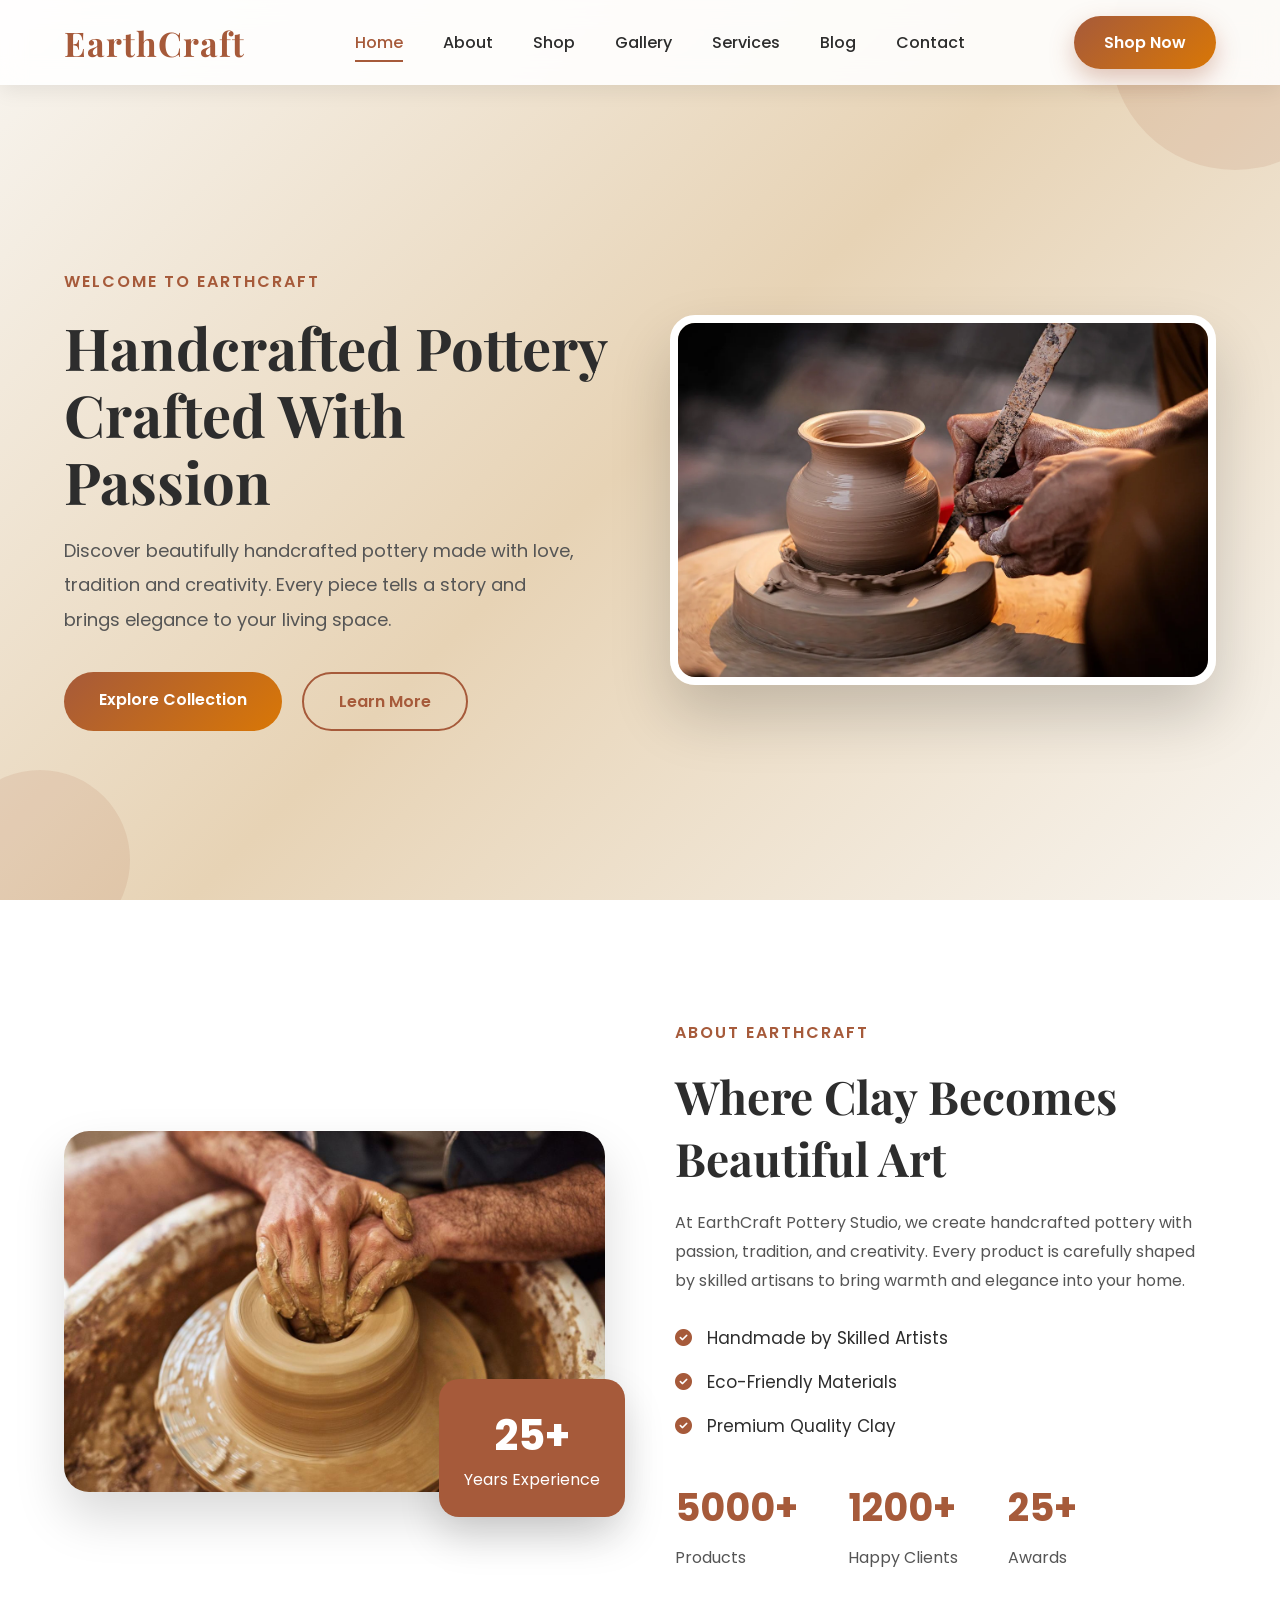
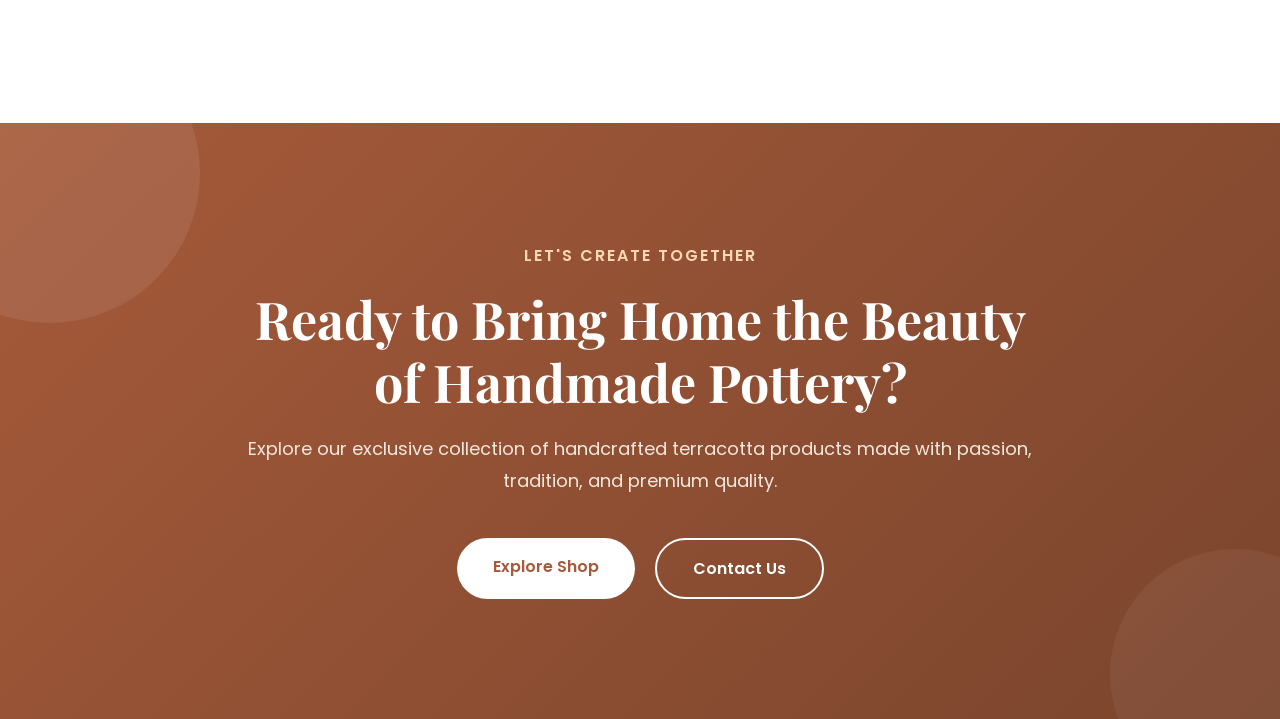
<file: index.html>
<!DOCTYPE html>
<html lang="en">

<head>

<meta charset="UTF-8">

<meta name="viewport" content="width=device-width, initial-scale=1.0">

<title>EarthCraft Pottery Studio</title>

<!-- Google Font -->

<link rel="preconnect" href="https://fonts.googleapis.com">

<link rel="preconnect" href="https://fonts.gstatic.com" crossorigin>

<link href="https://fonts.googleapis.com/css2?family=Playfair+Display:wght@400;600;700;800&family=Poppins:wght@300;400;500;600;700&display=swap" rel="stylesheet">

<!-- Font Awesome -->

<link rel="stylesheet" href="https://cdnjs.cloudflare.com/ajax/libs/font-awesome/6.7.2/css/all.min.css">

<!-- CSS -->

<link rel="stylesheet" href="css/style.css">

<link rel="stylesheet" href="css/animation.css">

<link rel="stylesheet" href="css/responsive.css">

</head>

<body>

<header>

    <div class="container">

        <nav class="navbar">
            <div class="logo">

                <a href="#">EarthCraft</a>

            </div>

            <!-- Menu -->

            <ul class="nav-menu">

                <li><a href="#" class="active">Home</a></li>

                <li><a href="about.html">About</a></li>

                <li><a href="shop.html">Shop</a></li>

                <li><a href="gallery.html">Gallery</a></li>

                <li><a href="services.html">Services</a></li>

                <li><a href="blog.html">Blog</a></li>

                <li><a href="contact.html">Contact</a></li>

            </ul>

            <!-- Button -->
<!-- Mobile Menu Icon -->

<div class="menu-toggle">

    <i class="fa-solid fa-bars"></i>

</div>
            <a href="https://nainaprajapati306-star.github.io/Earth-Craft-Pottery-Studio-Web/shop.html" class="nav-btn">
    Shop Now
</a>

        </nav>

    </div>

</header>

<section class="hero">

    <div class="container">

        <div class="hero-content">

            <div class="hero-text">

                <span>Welcome To EarthCraft</span>

                <h1>
                    Handcrafted Pottery
                    <br>
                    Crafted With Passion
                </h1>

                <p>
                    Discover beautifully handcrafted pottery made with love,
                    tradition and creativity. Every piece tells a story and
                    brings elegance to your living space.
                </p>

                <div class="hero-btns">

                    <a href="#" class="btn-one">Explore Collection</a>

                    <a href="#" class="btn-two">Learn More</a>

                </div>

            </div>

            <div class="hero-image">

<img src="Images/pottery.png"
     alt="Pottery">
            </div>

        </div>

    </div>

    <div class="circle one"></div>

    <div class="circle two"></div>

</section>
<!--==================== ABOUT START ====================-->

<section class="about">

    <div class="container">

        <div class="about-container">

            <!-- Image -->

            <div class="about-image">

                <img src="Images/about.jpg" alt="About Pottery">

                <div class="experience">

                    <h2>25+</h2>

                    <p>Years Experience</p>

                </div>

            </div>

            <!-- Content -->

            <div class="about-content">

                <span>About EarthCraft</span>

                <h2>Where Clay Becomes Beautiful Art</h2>

                <p>
                    At EarthCraft Pottery Studio, we create handcrafted pottery
                    with passion, tradition, and creativity. Every product is
                    carefully shaped by skilled artisans to bring warmth and
                    elegance into your home.
                </p>

                <div class="about-list">

                    <div><i class="fa-solid fa-circle-check"></i> Handmade by Skilled Artists</div>

                    <div><i class="fa-solid fa-circle-check"></i> Eco-Friendly Materials</div>

                    <div><i class="fa-solid fa-circle-check"></i> Premium Quality Clay</div>

                </div>

                <div class="about-stats">

                    <div>

                        <h3>5000+</h3>

                        <p>Products</p>

                    </div>

                    <div>

                        <h3>1200+</h3>

                        <p>Happy Clients</p>

                    </div>

                    <div>

                        <h3>25+</h3>

                        <p>Awards</p>

                    </div>

                </div>

            </div>

        </div>

    </div>

</section>

<!--==================== ABOUT END ====================-->
<!--==================== CTA START ====================-->

<section class="cta">

    <div class="container">

        <div class="cta-content">

            <span>Let's Create Together</span>

            <h2>
                Ready to Bring Home the Beauty of Handmade Pottery?
            </h2>

            <p>
                Explore our exclusive collection of handcrafted terracotta
                products made with passion, tradition, and premium quality.
            </p>

            <div class="cta-buttons">

                <a href="shop.html" class="cta-btn primary-btn">
                    Explore Shop
                </a>

                <a href="contact.html" class="cta-btn secondary-btn">
                    Contact Us
                </a>

            </div>

        </div>

    </div>

</section>

<!--==================== CTA END ====================-->


<script src="js/script.js"></script>

</body>

</html>
</file>
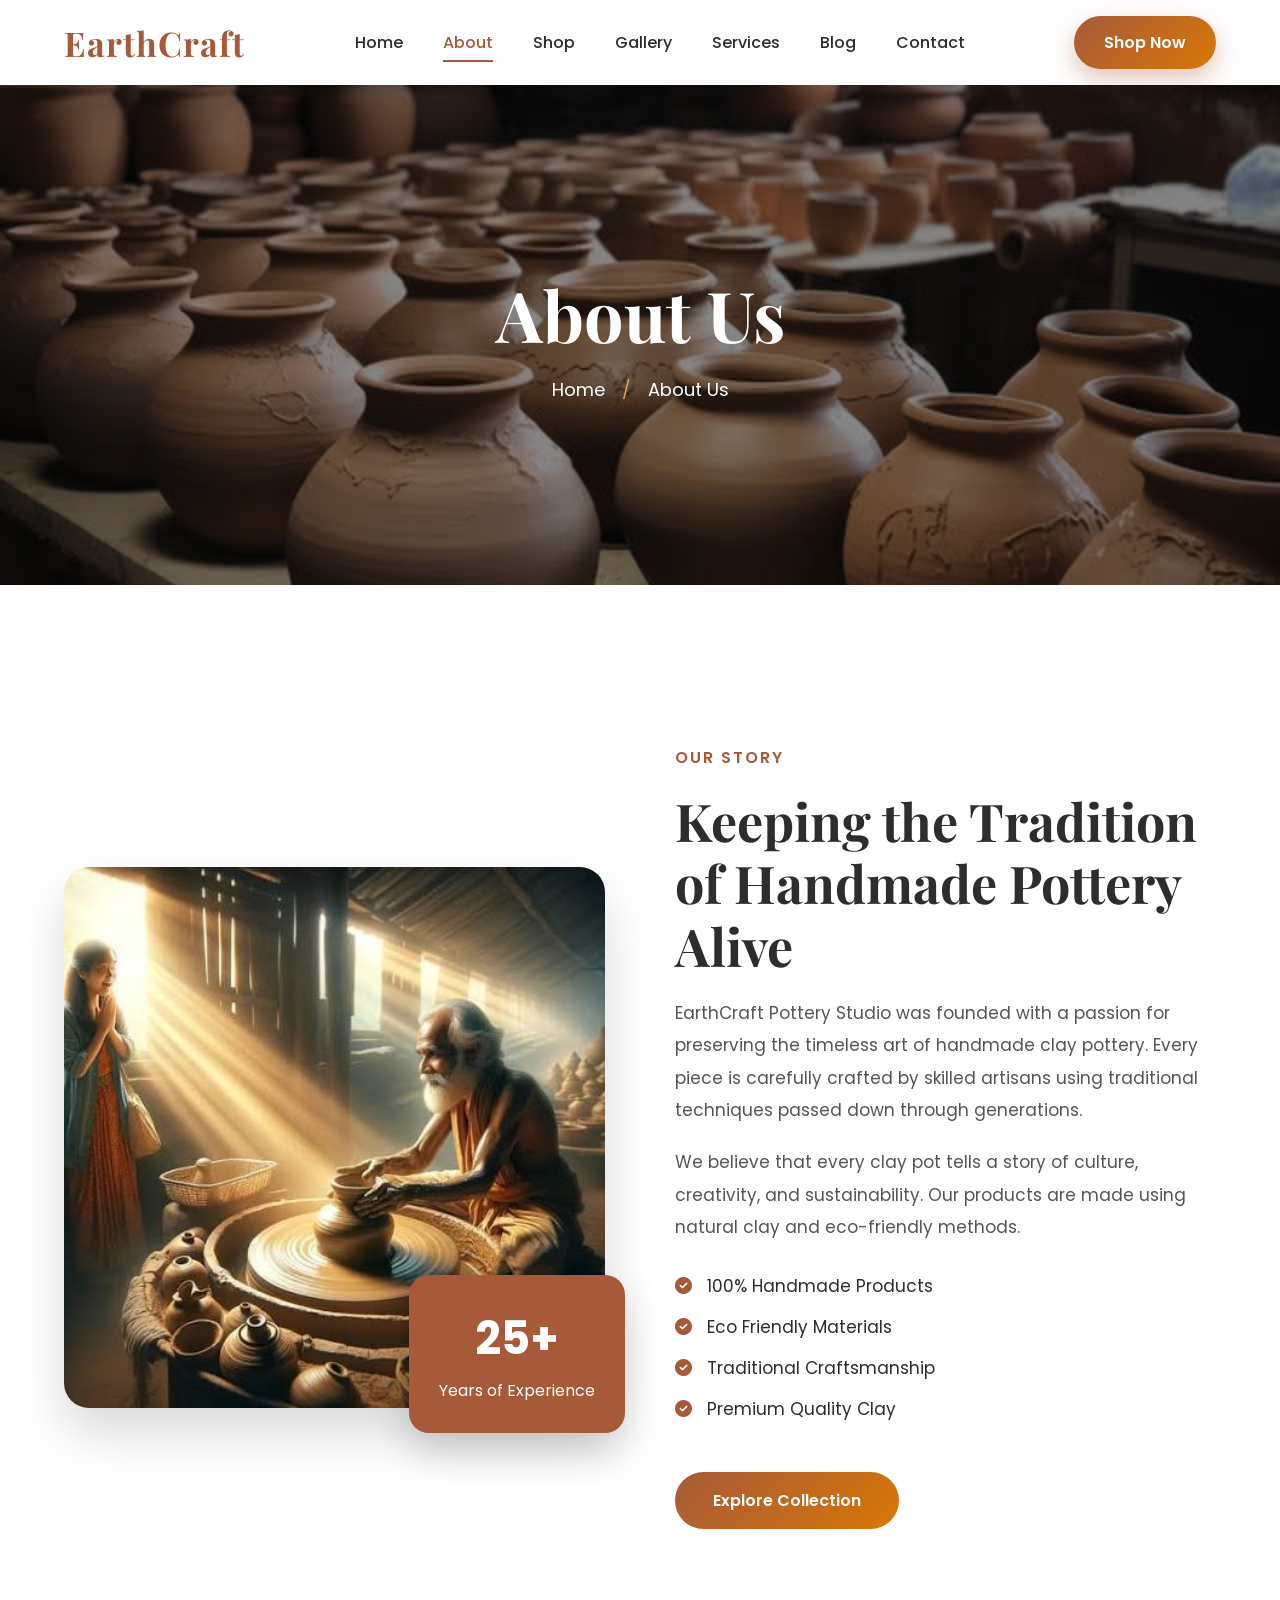
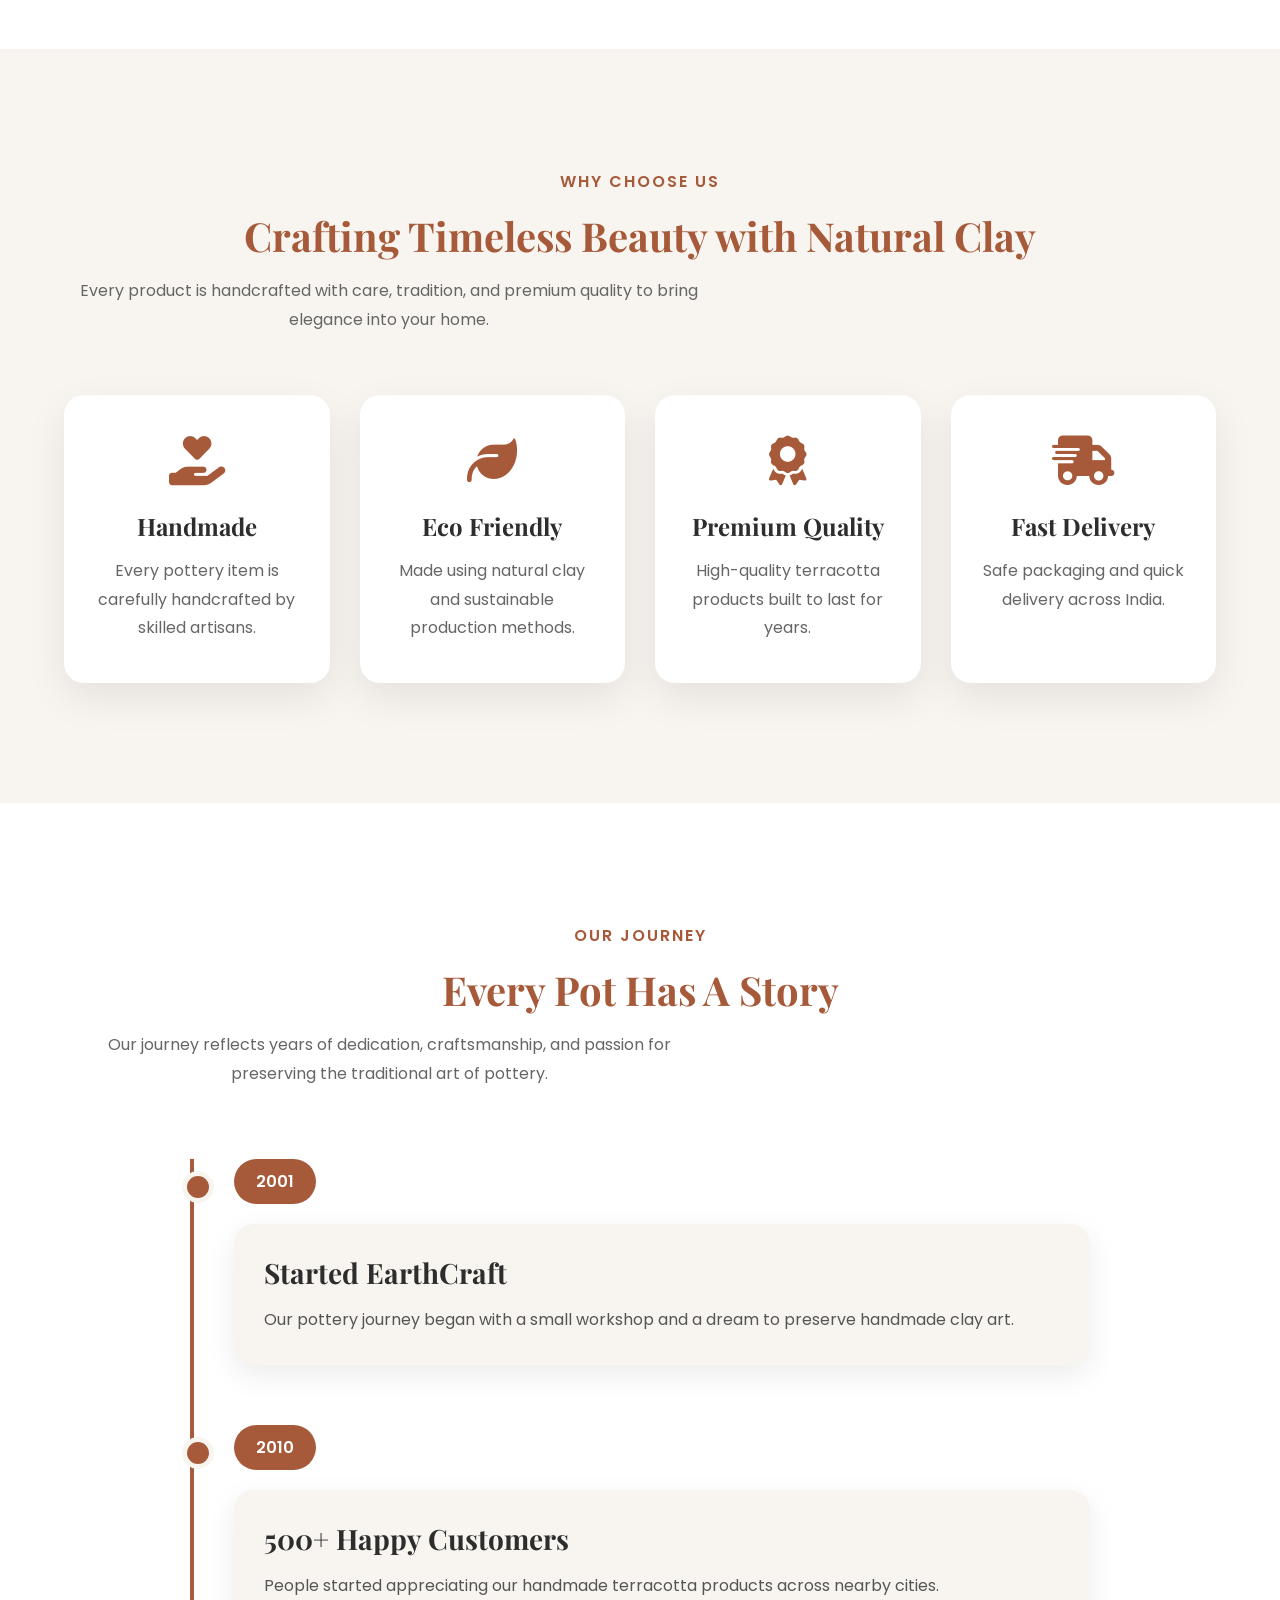
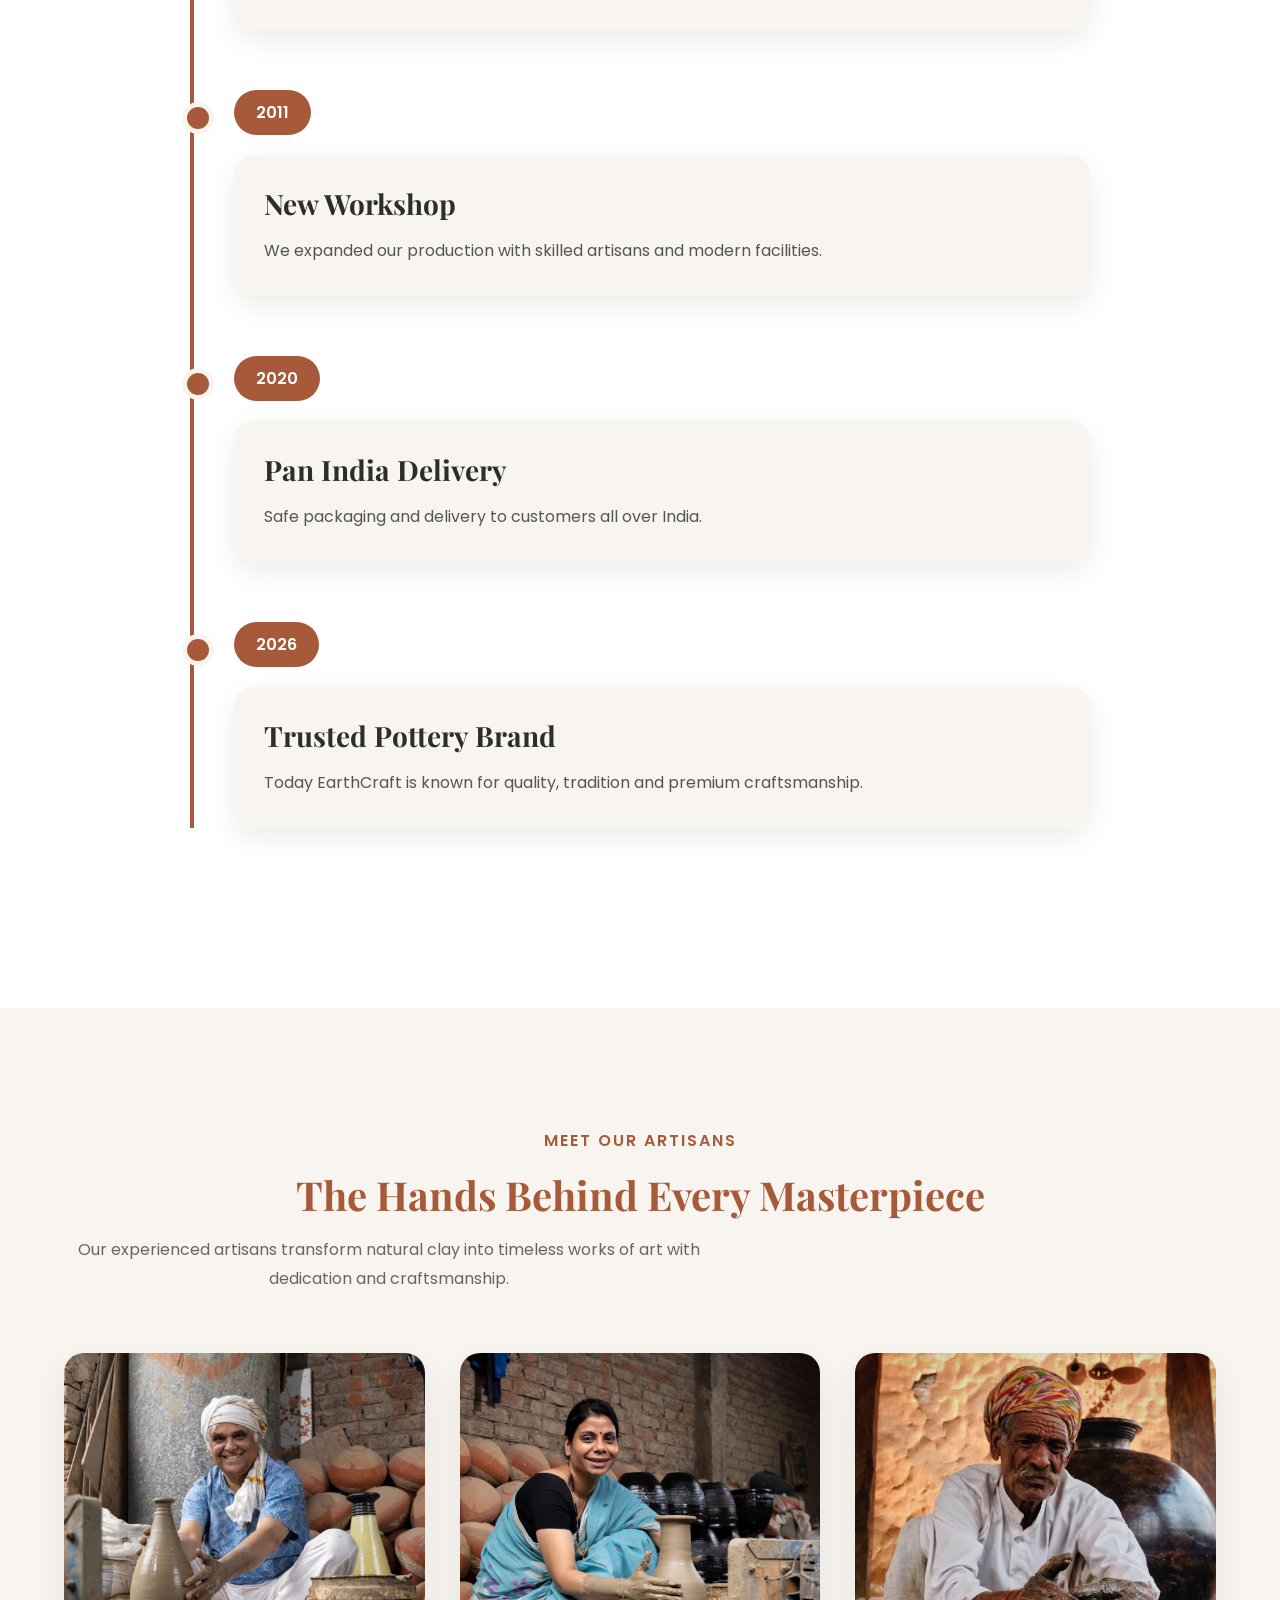
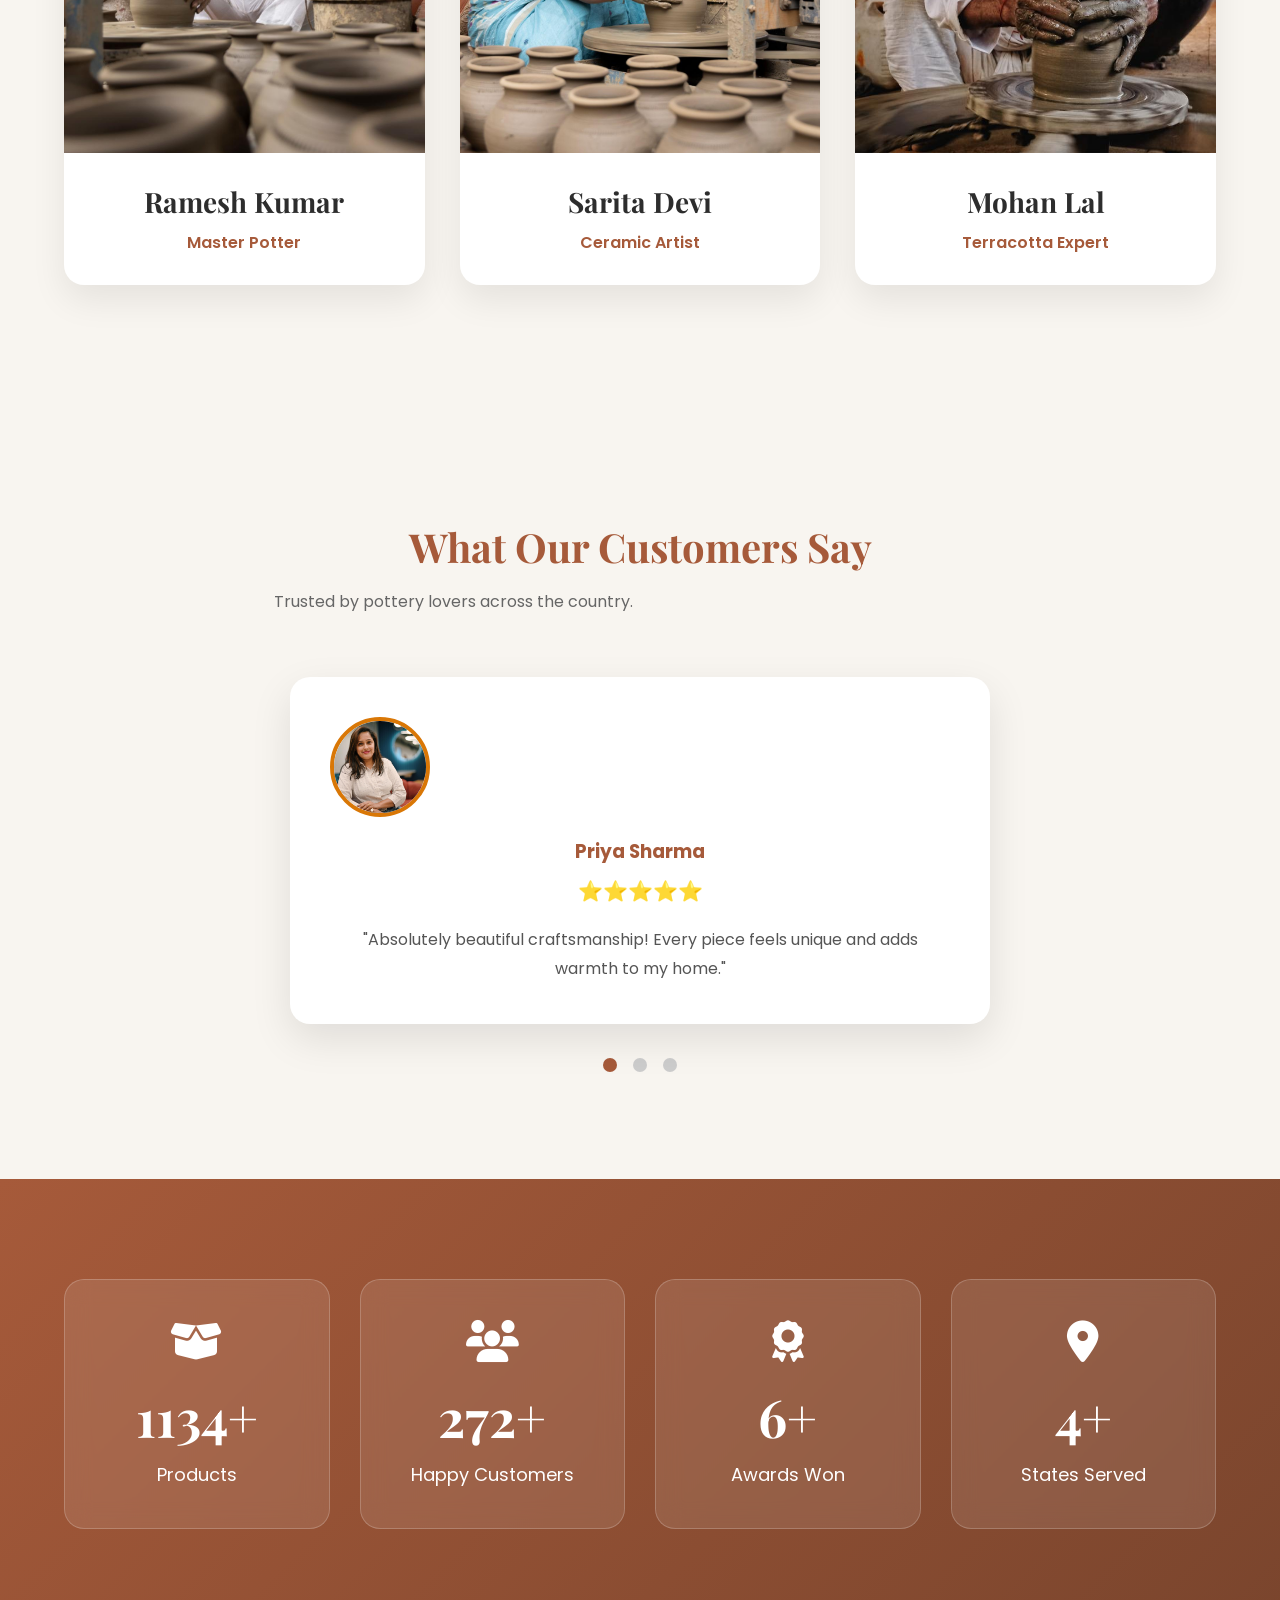
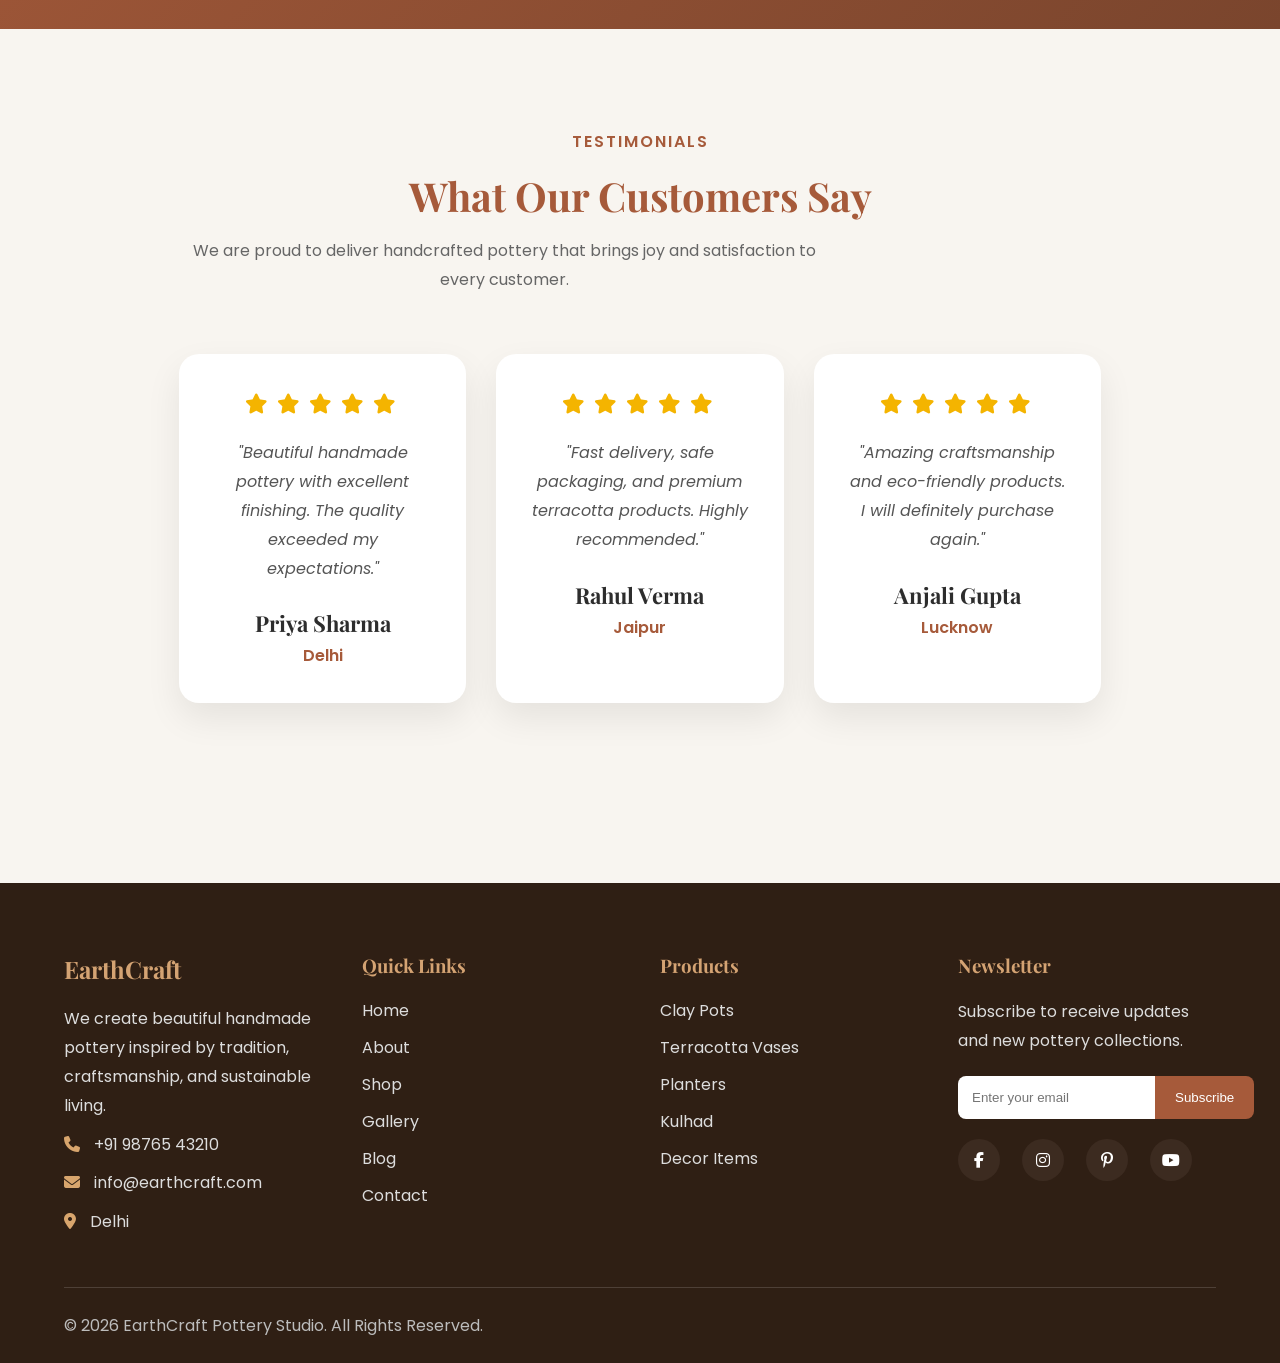
<file: about.html>
<!DOCTYPE html>
<html lang="en">

<head>

    <meta charset="UTF-8">

    <meta name="viewport" content="width=device-width, initial-scale=1.0">

    <title>About Us | EarthCraft Pottery Studio</title>

    <!-- Google Fonts -->

    <link rel="preconnect" href="https://fonts.googleapis.com">

    <link rel="preconnect" href="https://fonts.gstatic.com" crossorigin>

    <link href="https://fonts.googleapis.com/css2?family=Playfair+Display:wght@400;500;600;700;800&family=Poppins:wght@300;400;500;600;700&display=swap" rel="stylesheet">

    <!-- Font Awesome -->

    <link rel="stylesheet" href="https://cdnjs.cloudflare.com/ajax/libs/font-awesome/6.7.2/css/all.min.css">

    <!-- CSS -->

    <link rel="stylesheet" href="css/style.css">

    <link rel="stylesheet" href="css/animation.css">

    <link rel="stylesheet" href="css/responsive.css">

</head>

<body>
<!--==================== HEADER START ====================-->

<header>
    <div class="container">

        <nav class="navbar">

            <div class="logo">

                <a href="index.html">EarthCraft</a>

            </div>

            <ul class="nav-menu">

                <li><a href="index.html">Home</a></li>

                <li><a href="about.html" class="active">About</a></li>

                <li><a href="shop.html">Shop</a></li>

                <li><a href="gallery.html">Gallery</a></li>

                <li><a href="services.html">Services</a></li>

                <li><a href="blog.html">Blog</a></li>

                <li><a href="contact.html">Contact</a></li>

            </ul>
<!-- Mobile Menu Icon -->

<div class="menu-toggle">

    <i class="fa-solid fa-bars"></i>

</div>

<a href="https://nainaprajapati306-star.github.io/Earth-Craft-Pottery-Studio-Web/shop.html" class="nav-btn">
    Shop Now
</a>
        </nav>

    </div>
    </header>
 <!--==================== ABOUT BANNER START ====================-->

<section class="about-banner">

    <div class="overlay"></div>

    <div class="container">

        <div class="banner-content">

            <h1>About Us</h1>

            <p>

                Home

                <span>/</span>

                About Us

            </p>

        </div>

    </div>
    </section>
<!--==================== OUR STORY START ====================-->

<section class="our-story">

    <div class="container">

        <div class="story-container">

            <!-- Left Image -->

            <div class="story-image">

                <img src="Images/about-story.jpg" alt="Our Story">

                <div class="experience-box">

                    <h2>25+</h2>

                    <p>Years of Experience</p>

                </div>

            </div>

            <!-- Right Content -->

            <div class="story-content">

                <span>Our Story</span>

                <h2>
                    Keeping the Tradition of
                    Handmade Pottery Alive
                </h2>

                <p>
                    EarthCraft Pottery Studio was founded with a passion for
                    preserving the timeless art of handmade clay pottery.
                    Every piece is carefully crafted by skilled artisans using
                    traditional techniques passed down through generations.
                </p>

                <p>
                    We believe that every clay pot tells a story of culture,
                    creativity, and sustainability. Our products are made
                    using natural clay and eco-friendly methods.
                </p>

                <div class="story-list">

                    <div>
                        <i class="fa-solid fa-circle-check"></i>
                        100% Handmade Products
                    </div>

                    <div>
                        <i class="fa-solid fa-circle-check"></i>
                        Eco Friendly Materials
                    </div>

                    <div>
                        <i class="fa-solid fa-circle-check"></i>
                        Traditional Craftsmanship
                    </div>

                    <div>
                        <i class="fa-solid fa-circle-check"></i>
                        Premium Quality Clay
                    </div>

                </div>

                <a href="shop.html" class="story-btn">

                    Explore Collection

                </a>

            </div>

        </div>

    </div>

</section>
<!--==================== WHY CHOOSE US START ====================-->

<section class="why-us">

    <div class="container">

        <div class="section-title">

            <span>Why Choose Us</span>

            <h2>Crafting Timeless Beauty with Natural Clay</h2>

            <p>
                Every product is handcrafted with care, tradition, and premium
                quality to bring elegance into your home.
            </p>

        </div>

        <div class="why-container">

            <div class="why-card">

                <i class="fa-solid fa-hand-holding-heart"></i>

                <h3>Handmade</h3>

                <p>
                    Every pottery item is carefully handcrafted by skilled artisans.
                </p>

            </div>

            <div class="why-card">

                <i class="fa-solid fa-leaf"></i>

                <h3>Eco Friendly</h3>

                <p>
                    Made using natural clay and sustainable production methods.
                </p>

            </div>

            <div class="why-card">

                <i class="fa-solid fa-award"></i>

                <h3>Premium Quality</h3>

                <p>
                    High-quality terracotta products built to last for years.
                </p>

            </div>

            <div class="why-card">

                <i class="fa-solid fa-truck-fast"></i>

                <h3>Fast Delivery</h3>

                <p>
                    Safe packaging and quick delivery across India.
                </p>

            </div>

        </div>

    </div>

</section>

<!--==================== WHY CHOOSE US END ====================-->

<!--==================== JOURNEY START ====================-->

<section class="journey">

<div class="container">

<div class="section-title">

<span>Our Journey</span>

<h2>Every Pot Has A Story</h2>

<p>

Our journey reflects years of dedication, craftsmanship,
and passion for preserving the traditional art of pottery.

</p>

</div>

<div class="timeline">

<div class="timeline-item">

<div class="year">2001</div>

<div class="content">

<h3>Started EarthCraft</h3>

<p>

Our pottery journey began with a small workshop and
a dream to preserve handmade clay art.

</p>

</div>

</div>

<div class="timeline-item">

<div class="year">2010</div>

<div class="content">

<h3>500+ Happy Customers</h3>

<p>

People started appreciating our handmade terracotta
products across nearby cities.

</p>

</div>

</div>

<div class="timeline-item">

<div class="year">2011</div>

<div class="content">

<h3>New Workshop</h3>

<p>

We expanded our production with skilled artisans and
modern facilities.

</p>

</div>

</div>

<div class="timeline-item">

<div class="year">2020</div>

<div class="content">

<h3>Pan India Delivery</h3>

<p>

Safe packaging and delivery to customers all over India.

</p>

</div>

</div>

<div class="timeline-item">

<div class="year">2026</div>

<div class="content">

<h3>Trusted Pottery Brand</h3>

<p>

Today EarthCraft is known for quality,
tradition and premium craftsmanship.

</p>

</div>

</div>

</div>

</div>

</section>

<!--==================== JOURNEY END ====================-->

<!--==================== TEAM START ====================-->

<section class="team">

    <div class="container">

        <div class="section-title">

            <span>Meet Our Artisans</span>

            <h2>The Hands Behind Every Masterpiece</h2>

            <p>
                Our experienced artisans transform natural clay into timeless
                works of art with dedication and craftsmanship.
            </p>

        </div>

        <div class="team-container">

            <div class="team-card">

                <div class="team-image">

                    <img src="Images/artisan-1.jpg.jpeg" alt="Artisan">

                </div>

                <div class="team-content">

                    <h3>Ramesh Kumar</h3>

                    <p>Master Potter</p>

                </div>

            </div>

            <div class="team-card">

                <div class="team-image">

                    <img src="Images/artisan-2.jpg" alt="Artisan">

                </div>

                <div class="team-content">

                    <h3>Sarita Devi</h3>

                    <p>Ceramic Artist</p>

                </div>

            </div>

            <div class="team-card">

                <div class="team-image">

                    <img src="Images/artisan-3.jpg" alt="Artisan">

                </div>

                <div class="team-content">

                    <h3>Mohan Lal</h3>

                    <p>Terracotta Expert</p>

                </div>

            </div>

        </div>

    </div>

</section>

<!--==================== TEAM END ====================-->
<!--====================================
        TESTIMONIALS
=====================================-->

<section class="testimonials">

    <div class="section-title">

        <h2>What Our Customers Say</h2>

        <p>Trusted by pottery lovers across the country.</p>

    </div>

    <div class="testimonial-slider">

        <div class="testimonial active">

            <img src="Images/client1.jpg" alt="Customer">

            <h3>Priya Sharma</h3>

            <div class="stars">
                ⭐⭐⭐⭐⭐
            </div>

            <p>
                "Absolutely beautiful craftsmanship! Every piece feels unique and adds warmth to my home."
            </p>

        </div>

        <div class="testimonial">

            <img src="Images/client2.jpg" alt="Customer">

            <h3>Rahul Verma</h3>

            <div class="stars">
                ⭐⭐⭐⭐⭐
            </div>

            <p>
                "Excellent quality and fast delivery. The handmade vase exceeded my expectations."
            </p>

        </div>

        <div class="testimonial">

            <img src="Images/client3.jpg" alt="Customer">

            <h3>Anjali Mehta</h3>

            <div class="stars">
                ⭐⭐⭐⭐⭐
            </div>

            <p>
                "EarthCraft creates amazing pottery. Highly recommended for anyone who loves handmade art."
            </p>

        </div>

    </div>

    <div class="testimonial-dots">

        <span class="dot active"></span>

        <span class="dot"></span>

        <span class="dot"></span>

    </div>

</section>
<!--==================== COUNTER START ====================-->

<section class="counter">

    <div class="container">

        <div class="counter-container">

            <div class="counter-box">

                <i class="fa-solid fa-box-open"></i>

                <h2 class="count" data-target="5000">0</h2>

                <p>Products</p>

            </div>

            <div class="counter-box">

                <i class="fa-solid fa-users"></i>

                <h2 class="count" data-target="1200">0</h2>

                <p>Happy Customers</p>

            </div>

            <div class="counter-box">

                <i class="fa-solid fa-award"></i>

                <h2 class="count" data-target="25">0</h2>

                <p>Awards Won</p>

            </div>

            <div class="counter-box">

                <i class="fa-solid fa-location-dot"></i>

                <h2 class="count" data-target="15">0</h2>

                <p>States Served</p>

            </div>

        </div>

    </div>

</section>

<!--==================== COUNTER END ====================-->
<!--==================== TESTIMONIALS START ====================-->

<section class="testimonials">

    <div class="container">

        <div class="section-title">

            <span>Testimonials</span>

            <h2>What Our Customers Say</h2>

            <p>
                We are proud to deliver handcrafted pottery that brings joy
                and satisfaction to every customer.
            </p>

        </div>

        <div class="testimonial-container">

            <div class="testimonial-card">

                <div class="stars">
                    <i class="fa-solid fa-star"></i>
                    <i class="fa-solid fa-star"></i>
                    <i class="fa-solid fa-star"></i>
                    <i class="fa-solid fa-star"></i>
                    <i class="fa-solid fa-star"></i>
                </div>

                <p>
                    "Beautiful handmade pottery with excellent finishing.
                    The quality exceeded my expectations."
                </p>

                <div class="client">
                    <h3>Priya Sharma</h3>
                    <span>Delhi</span>
                </div>

            </div>

            <div class="testimonial-card">

                <div class="stars">
                    <i class="fa-solid fa-star"></i>
                    <i class="fa-solid fa-star"></i>
                    <i class="fa-solid fa-star"></i>
                    <i class="fa-solid fa-star"></i>
                    <i class="fa-solid fa-star"></i>
                </div>

                <p>
                    "Fast delivery, safe packaging, and premium terracotta
                    products. Highly recommended."
                </p>

                <div class="client">
                    <h3>Rahul Verma</h3>
                    <span>Jaipur</span>
                </div>

            </div>

            <div class="testimonial-card">

                <div class="stars">
                    <i class="fa-solid fa-star"></i>
                    <i class="fa-solid fa-star"></i>
                    <i class="fa-solid fa-star"></i>
                    <i class="fa-solid fa-star"></i>
                    <i class="fa-solid fa-star"></i>
                </div>

                <p>
                    "Amazing craftsmanship and eco-friendly products.
                    I will definitely purchase again."
                </p>

                <div class="client">
                    <h3>Anjali Gupta</h3>
                    <span>Lucknow</span>
                </div>

            </div>

        </div>

    </div>

</section>

<!--==================== TESTIMONIALS END ====================-->
<!--==================== FOOTER START ====================-->

<footer class="footer">

    <div class="container">

        <div class="footer-container">

            <!-- Column 1 -->

            <div class="footer-box">

                <h2>EarthCraft</h2>

                <p>
                    We create beautiful handmade pottery inspired by tradition,
                    craftsmanship, and sustainable living.
                </p>

                <div class="footer-contact">

                    <p><i class="fa-solid fa-phone"></i> +91 98765 43210</p>

                    <p><i class="fa-solid fa-envelope"></i> info@earthcraft.com</p>

                    <p><i class="fa-solid fa-location-dot"></i> Delhi</p>

                </div>

            </div>

            <!-- Column 2 -->

            <div class="footer-box">

                <h3>Quick Links</h3>

                <ul>

                    <li><a href="index.html">Home</a></li>

                    <li><a href="about.html">About</a></li>

                    <li><a href="shop.html">Shop</a></li>

                    <li><a href="gallery.html">Gallery</a></li>

                    <li><a href="blog.html">Blog</a></li>

                    <li><a href="contact.html">Contact</a></li>

                </ul>

            </div>

            <!-- Column 3 -->

            <div class="footer-box">

                <h3>Products</h3>

                <ul>

                    <li><a href="#">Clay Pots</a></li>

                    <li><a href="#">Terracotta Vases</a></li>

                    <li><a href="#">Planters</a></li>

                    <li><a href="#">Kulhad</a></li>

                    <li><a href="#">Decor Items</a></li>

                </ul>

            </div>

            <!-- Column 4 -->

            <div class="footer-box">

                <h3>Newsletter</h3>

                <p>

                    Subscribe to receive updates and new pottery collections.

                </p>

                <form class="newsletter" id="subscribe-form" action="https://formspree.io/f/mojggnpg" method="POST">
    <input
        type="email"
        name="email"
        id="subscriber-email"
        placeholder="Enter your email"
        required
    >

    <button type="submit" id="subscribe-btn">
        Subscribe
    </button>

</form>

<p id="subscribe-message"></p>

                <div class="social-icons">

                    <a href="#"><i class="fab fa-facebook-f"></i></a>

                    <a href="#"><i class="fab fa-instagram"></i></a>

                    <a href="#"><i class="fab fa-pinterest-p"></i></a>

                    <a href="#"><i class="fab fa-youtube"></i></a>

                </div>

            </div>

        </div>

        <hr>

        <div class="footer-bottom">

            <p>

                © 2026 EarthCraft Pottery Studio. All Rights Reserved.

            </p>

        </div>

    </div>

</footer>

<!--==================== FOOTER END ====================-->

<script src="js/script.js"></script>

</body>

</html>
</file>
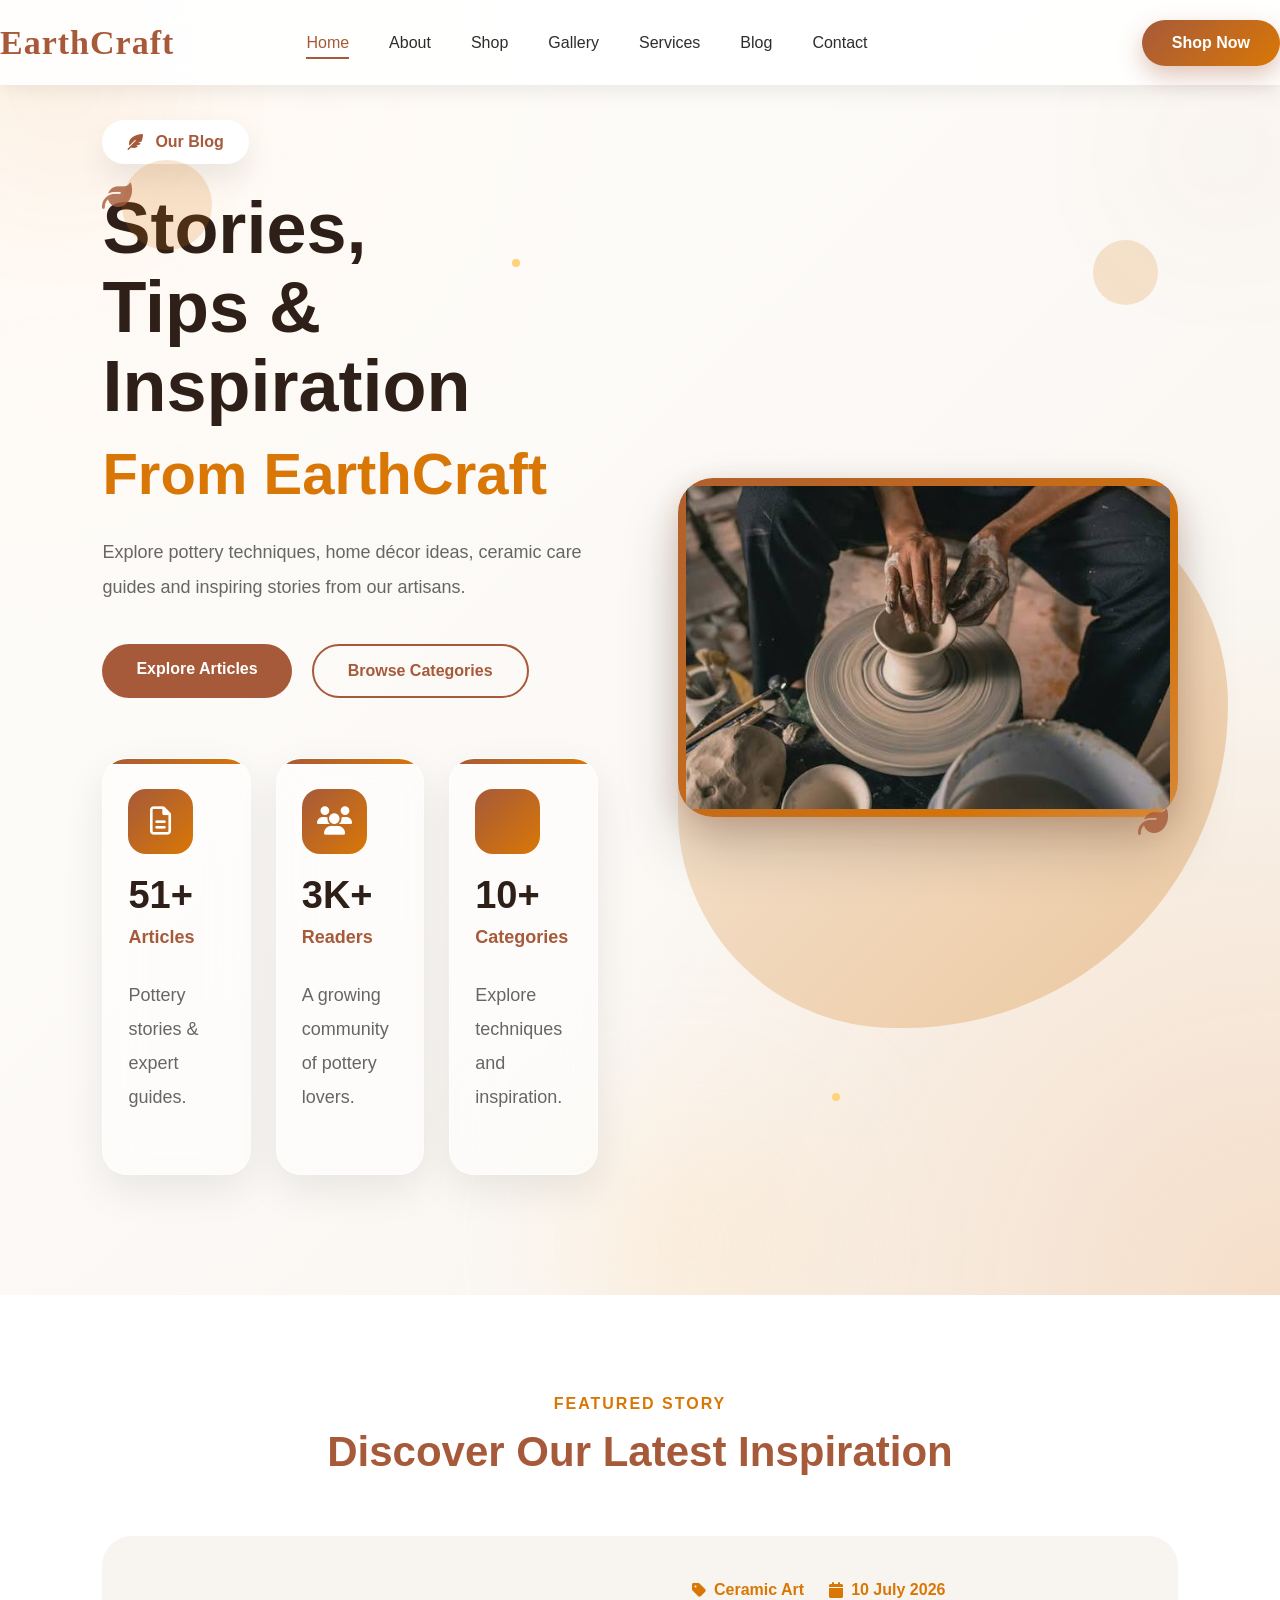
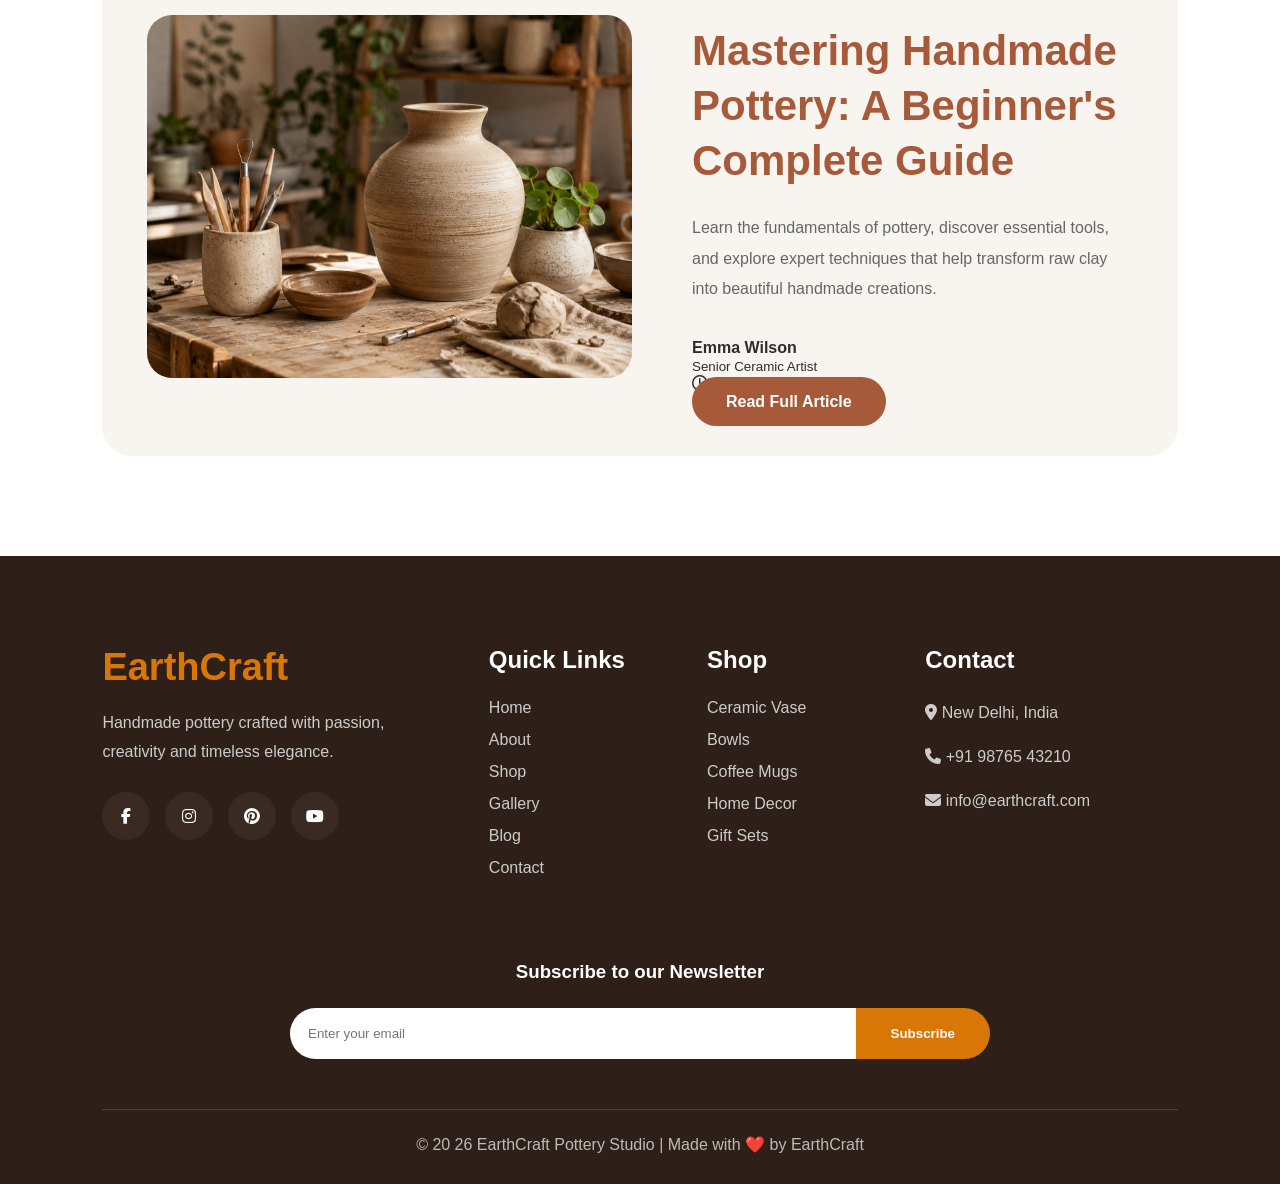
<file: blog.html>
<!DOCTYPE html>
<html lang="en">

<head>

    <meta charset="UTF-8">

    <meta name="viewport" content="width=device-width, initial-scale=1.0">

    <title>Services | EarthCraft Pottery Studio</title>

    <!-- CSS -->

    <link rel="stylesheet" href="css/blog.css">

    <!-- Font Awesome -->

    <link rel="stylesheet"
href="https://cdnjs.cloudflare.com/ajax/libs/font-awesome/6.7.2/css/all.min.css">

</head>
<body>
 
<header>

    <div class="container">

        <nav class="navbar">
            <div class="logo">

                <a href="#">EarthCraft</a>

            </div>

            <!-- Menu -->

            <ul class="nav-menu">

                <li><a href="#" class="active">Home</a></li>

                <li><a href="about.html">About</a></li>

                <li><a href="shop.html">Shop</a></li>

                <li><a href="gallery.html">Gallery</a></li>

                <li><a href="services.html">Services</a></li>

                <li><a href="blog.html">Blog</a></li>

                <li><a href="contact.html">Contact</a></li>

            </ul>

            <!-- Button -->
<!-- Mobile Menu Icon -->

<div class="menu-toggle">


</div>
         <a href="https://nainaprajapati306-star.github.io/Earth-Craft-Pottery-Studio-Web/shop.html" class="nav-btn">
    Shop Now
</a>

        </nav>

    </div>

</header>         
<!--====================================
            BLOG HERO START
=====================================-->

<section class="blog-hero">

    <!-- Background Glow -->

    <span class="spark spark-1"></span>
<span class="spark spark-2"></span>
<span class="spark spark-3"></span>

    <div class="hero-circle circle-1"></div>
    <div class="hero-circle circle-2"></div>
    <div class="hero-circle circle-3"></div>

    <div class="blog-container">

        <!-- LEFT -->

       <div class="blog-content reveal">

            <span class="hero-badge">

                <i class="fa-solid fa-feather-pointed"></i>

                Our Blog

            </span>

            <h1>

                Stories,

                <br>

                Tips & Inspiration

                <span>From EarthCraft</span>

            </h1>

            <div class="hero-line"></div>

            <p>

                Explore pottery techniques, home décor ideas,
                ceramic care guides and inspiring stories from
                our artisans.

            </p>

            <div class="hero-buttons">

                <a href="#blogs" class="btn btn-primary">

                    Explore Articles

                </a>

                <a href="contact.html" class="btn btn-secondary">

                    Browse Categories

                </a>

            </div>

           <div class="hero-stats">

    <div class="stat-card">

        <i class="fa-regular fa-file-lines"></i>
  <h3 class="counter" data-target="120">0</h3>

        <span>Articles</span>

        <p>Pottery stories & expert guides.</p>

    </div>

    <div class="stat-card">

        <i class="fa-solid fa-users"></i>

    <h3 class="counter" data-target="8000">0</h3>

        <span>Readers</span>

        <p>A growing community of pottery lovers.</p>

    </div>

    <div class="stat-card">

        <i class="fa-solid fa-vase"></i>

    <h3 class="counter" data-target="25">0</h3>

        <span>Categories</span>

        <p>Explore techniques and inspiration.</p>

    </div>

</div>

        </div>

        <!-- RIGHT -->
<!-- RIGHT -->

<div class="hero-image">

    <!-- Organic Shape -->

    <div class="hero-shape"></div>

    <!-- Decorative Circles -->

    <span class="circle circle-1"></span>
    <span class="circle circle-2"></span>

    <!-- Leaves -->

    <span class="leaf leaf-1">
        <i class="fa-solid fa-leaf"></i>
    </span>

    <span class="leaf leaf-2">
        <i class="fa-solid fa-leaf"></i>
    </span>

    <!-- Image -->

    <div class="image-wrapper">

        <img src="Images/blog-hero.png"
             alt="EarthCraft Pottery">

    </div>

</div>

</section>
<!--====================================
        FEATURED BLOG
=====================================-->

<section class="featured-blog">

    <div class="section-title">

        <span>Featured Story</span>

        <h2>Discover Our Latest Inspiration</h2>

    </div>

    <div class="featured-container">

        <!-- Image -->

        <div class="featured-image">

            <img src="Images/featured-blog.jpg" alt="Featured Blog">

        </div>

        <!-- Content -->

        <div class="featured-content">

            <div class="blog-meta">

                <span>

                    <i class="fa-solid fa-tag"></i>

                    Ceramic Art

                </span>

                <span>

                    <i class="fa-solid fa-calendar"></i>

                    10 July 2026

                </span>

            </div>

            <h2>

                Mastering Handmade Pottery:
                A Beginner's Complete Guide

            </h2>

            <p>

                Learn the fundamentals of pottery, discover
                essential tools, and explore expert techniques
                that help transform raw clay into beautiful
                handmade creations.

            </p>

            <div class="author-info">

                <div>

                    <h4>Emma Wilson</h4>

                    <small>Senior Ceramic Artist</small>

                </div>

                <span>

                    <i class="fa-regular fa-clock"></i>

                    8 min read

                </span>

            </div>

            <a href="#" class="btn btn-primary">

                Read Full Article

            </a>

        </div>

    </div>

</section>
<!--====================================
            BLOG HERO END
=====================================-->
<!--====================================
            FOOTER
=====================================-->

<footer class="footer">

    <div class="footer-container">

        <!-- Logo -->

        <div class="footer-box">

            <h2>EarthCraft</h2>

            <p>
                Handmade pottery crafted with passion,
                creativity and timeless elegance.
            </p>

            <div class="social-icons">

                <a href="#"><i class="fab fa-facebook-f"></i></a>

                <a href="#"><i class="fab fa-instagram"></i></a>

                <a href="#"><i class="fab fa-pinterest"></i></a>

                <a href="#"><i class="fab fa-youtube"></i></a>

            </div>

        </div>

        <!-- Quick Links -->

        <div class="footer-box">

            <h3>Quick Links</h3>

            <ul>

                <li><a href="index.html">Home</a></li>

                <li><a href="about.html">About</a></li>

                <li><a href="shop.html">Shop</a></li>

                <li><a href="gallery.html">Gallery</a></li>

                <li><a href="blog.html">Blog</a></li>

                <li><a href="contact.html">Contact</a></li>

            </ul>

        </div>

        <!-- Shop -->

        <div class="footer-box">

            <h3>Shop</h3>

            <ul>

                <li><a href="#">Ceramic Vase</a></li>

                <li><a href="#">Bowls</a></li>

                <li><a href="#">Coffee Mugs</a></li>

                <li><a href="#">Home Decor</a></li>

                <li><a href="#">Gift Sets</a></li>

            </ul>

        </div>

        <!-- Contact -->

        <div class="footer-box">

            <h3>Contact</h3>

            <p><i class="fas fa-location-dot"></i> New Delhi, India</p>

            <p><i class="fas fa-phone"></i> +91 98765 43210</p>

            <p><i class="fas fa-envelope"></i> info@earthcraft.com</p>

        </div>

    </div>

    <!-- Newsletter -->

    <div class="newsletter">

        <h3>Subscribe to our Newsletter</h3>

      <form id="subscribe-form"
      action="https://formspree.io/f/mojggnpg"
      method="POST">

    <input
        type="email"
        name="email"
        placeholder="Enter your email"
        required>

    <button type="submit">
        Subscribe
    </button>

</form>

<p id="subscribe-message"></p>



    </div>

    <div class="footer-bottom">

        <p>

            © 20
            26 EarthCraft Pottery Studio |
            Made with ❤️ by EarthCraft

        </p>

    </div>

</footer>
<script src="js/blog.js"></script>

</body>
</html>
</file>
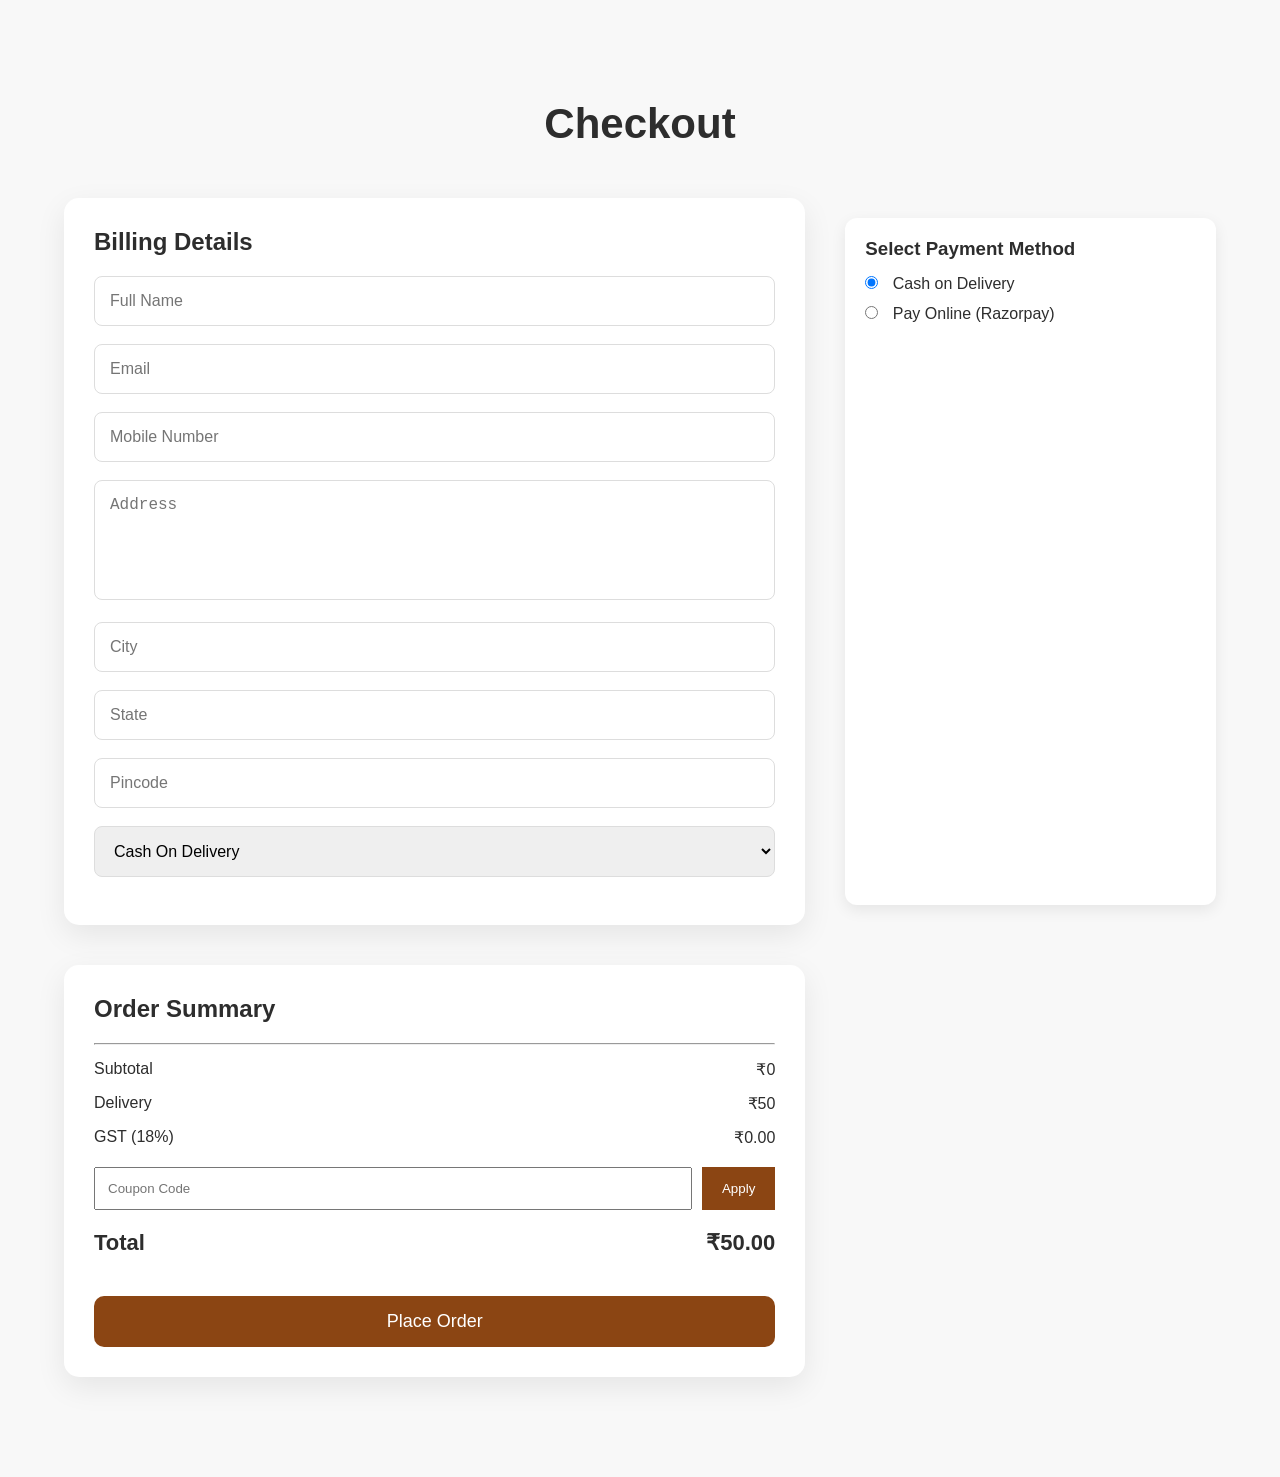
<file: checkout.html>
<!DOCTYPE html>
<html lang="en">
<head>
<meta charset="UTF-8">
<meta name="viewport" content="width=device-width, initial-scale=1.0">
<title>Checkout | EarthCraft</title>

<link rel="stylesheet" href="css/style.css">
<link rel="stylesheet" href="https://cdnjs.cloudflare.com/ajax/libs/font-awesome/6.7.2/css/all.min.css">
</head>

<body>

<section class="checkout">

<div class="container">

<h1>Checkout</h1>

<div class="checkout-wrapper">

<div class="billing">

<h2>Billing Details</h2>
<input type="text" id="name" placeholder="Full Name">

<input type="email" id="email" placeholder="Email">

<input type="text" id="mobile" placeholder="Mobile Number">

<textarea id="address" placeholder="Address"></textarea>

<input type="text" id="city" placeholder="City">

<input type="text" id="state" placeholder="State">

<input type="text" id="pincode" placeholder="Pincode">

<select>

<option>Cash On Delivery</option>

<option>UPI</option>

<option>Debit Card</option>

<option>Credit Card</option>

</select>

</div>
<div class="payment-method">

    <h3>Select Payment Method</h3>

    <label>
        <input type="radio" name="payment" value="cod" checked>
        Cash on Delivery
    </label>

    <label>
        <input type="radio" name="payment" value="online">
        Pay Online (Razorpay)
    </label>

</div>
<div class="summary">

<h2>Order Summary</h2>

<div id="orderItems"></div>

<hr>

<div class="price-row">
    <span>Subtotal</span>
    <span id="subTotal">₹0</span>
</div>

<div class="price-row">
    <span>Delivery</span>
    <span id="delivery">₹50</span>
</div>

<div class="price-row">
    <span>GST (18%)</span>
    <span id="gst">₹0</span>
</div>

<div class="coupon-box">
    <input type="text" id="coupon" placeholder="Coupon Code">
    <button id="applyCoupon">Apply</button>
</div>

<div class="price-row total">
    <strong>Total</strong>
    <strong id="grandTotal">₹0</strong>
</div>

<button id="placeOrder">
    Place Order
</button>

</div> <!-- summary -->

</div> <!-- checkout-wrapper -->

</div> <!-- container -->

</section>

<script src="https://checkout.razorpay.com/v1/checkout.js"></script>
<script src="js/checkout.js"></script>
</body>
</html>
</file>
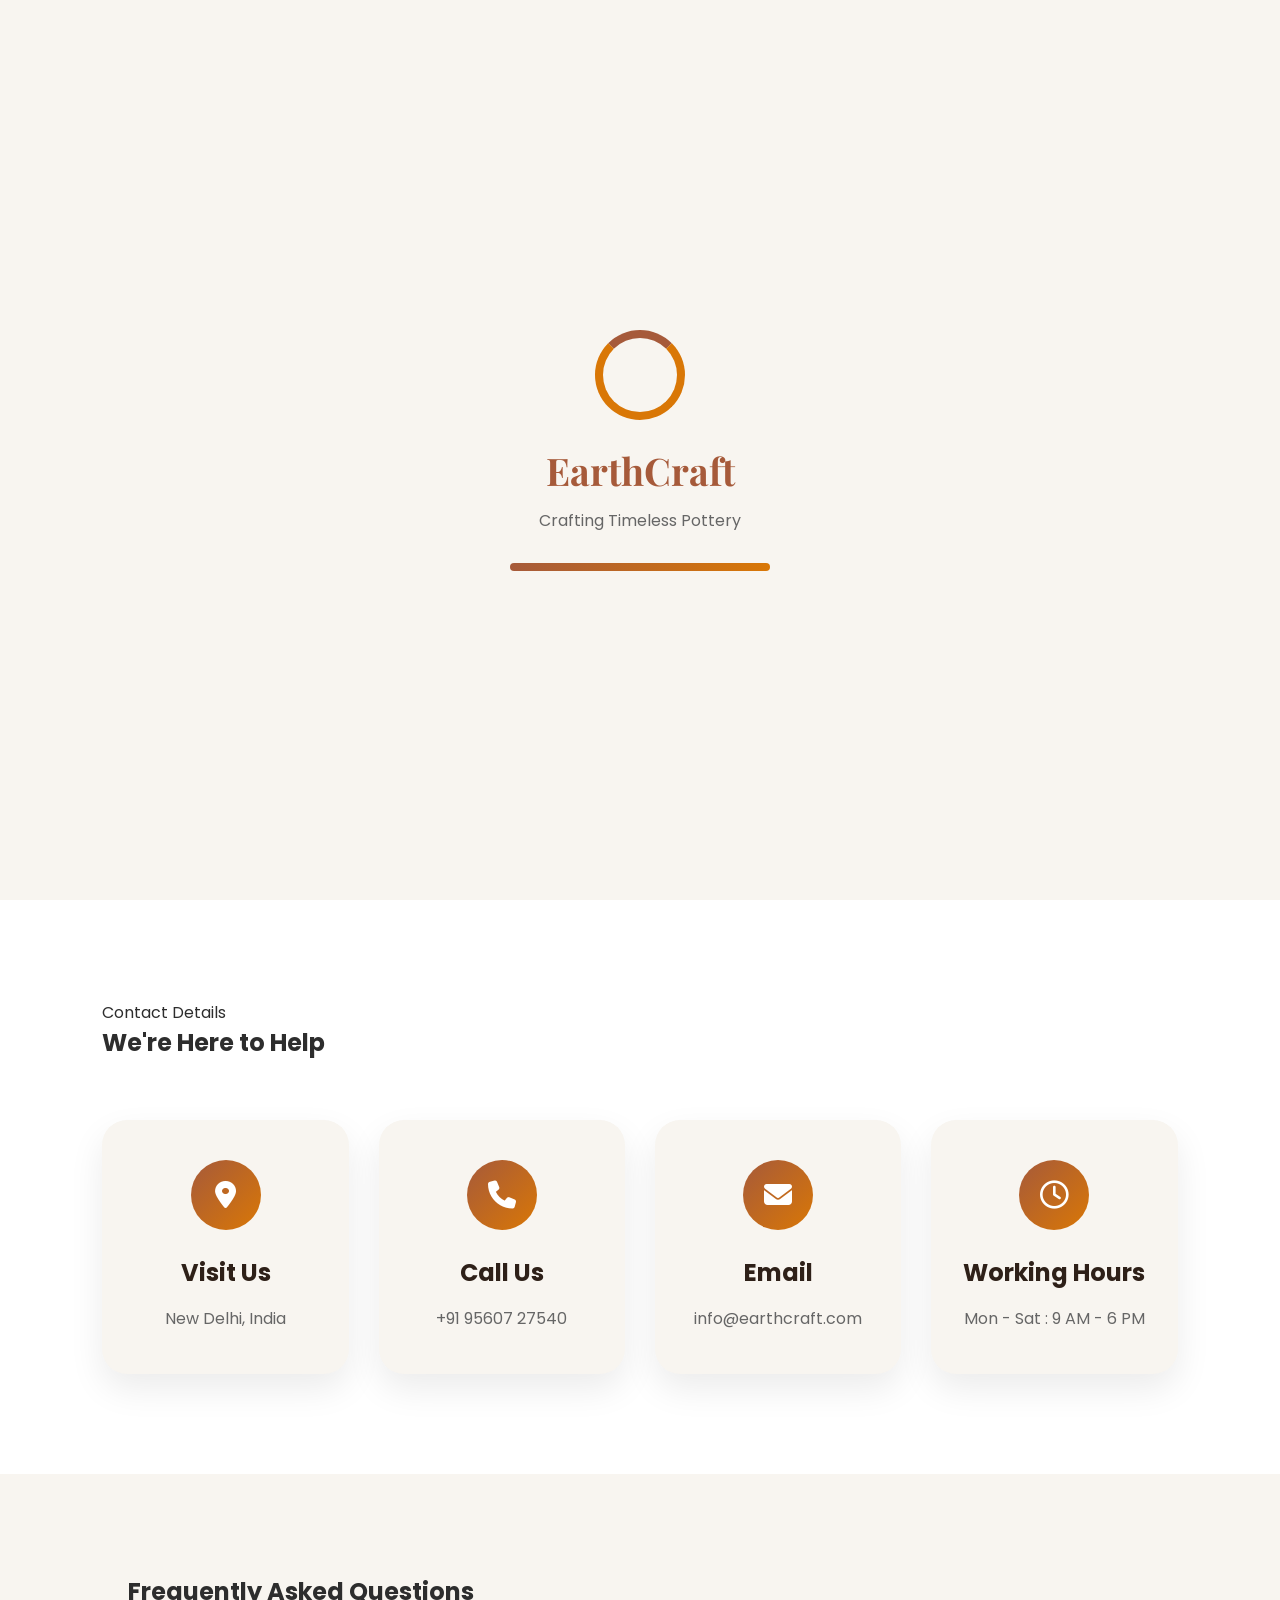
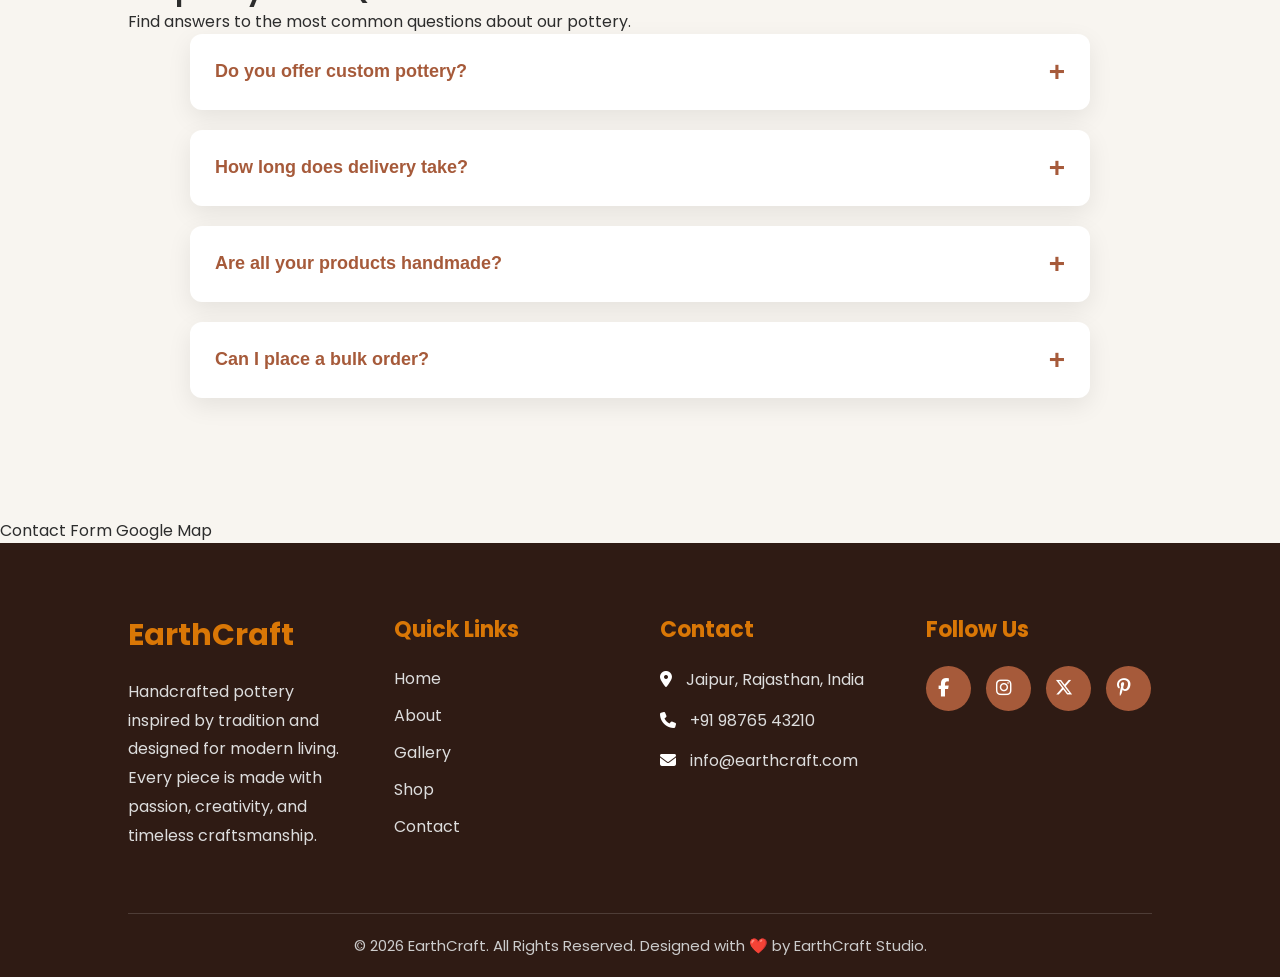
<file: contact.html>
<!DOCTYPE html>
<html lang="en">

<head>

<meta charset="UTF-8">

<meta name="viewport" content="width=device-width, initial-scale=1.0">

<title>EarthCraft Pottery Studio</title>

<!-- Google Font -->

<link rel="preconnect" href="https://fonts.googleapis.com">

<link rel="preconnect" href="https://fonts.gstatic.com" crossorigin>

<link href="https://fonts.googleapis.com/css2?family=Playfair+Display:wght@400;600;700;800&family=Poppins:wght@300;400;500;600;700&display=swap" rel="stylesheet">

<!-- Font Awesome -->

<link rel="stylesheet" href="https://cdnjs.cloudflare.com/ajax/libs/font-awesome/6.7.2/css/all.min.css">

<!-- CSS -->

<link rel="stylesheet" href="css/contact.css">


</head>

<body>
<!--====================================
        SCROLL PROGRESS
=====================================-->

<div id="progress-bar"></div>
<header>

    <div class="container">

        <nav class="navbar">
            <div class="logo">

                <a href="#">EarthCraft</a>

            </div>

            <!-- Menu -->

            <ul class="nav-menu">

                <li><a href="#" class="active">Home</a></li>

                <li><a href="about.html">About</a></li>

                <li><a href="shop.html">Shop</a></li>

                <li><a href="gallery.html">Gallery</a></li>

                <li><a href="services.html">Services</a></li>

                <li><a href="blog.html">Blog</a></li>

                <li><a href="contact.html">Contact</a></li>
<!--====================================
        DARK MODE TOGGLE
=====================================-->

<div class="theme-toggle">

    <i class="fa-solid fa-sun" id="themeIcon"></i>

</div>
            </ul>

          <a href="https://nainaprajapati306-star.github.io/Earth-Craft-Pottery-Studio-Web/shop.html" class="nav-btn">
    Shop Now
</a>
        </nav>

    </div>

</header>

<!--====================================
        CONTACT HERO
=====================================-->

<section class="contact-hero">

    <div class="contact-container">

        <!-- Left -->

        <div class="contact-content">

            <span class="hero-badge">

                <i class="fa-solid fa-envelope-open-text"></i>

                Get In Touch

            </span>

            <h1>

                Let's Create

                <span>Something Beautiful</span>

            </h1>

            <p>

                Whether you're looking for handcrafted pottery,
                custom ceramic pieces, or simply want to connect,
                we're always happy to hear from you.

            </p>

            <div class="hero-buttons">

                <a href="#contact-form" class="btn btn-primary">

                    Contact Us

                </a>

                <a href="shop.html" class="btn btn-secondary">

                    Explore Shop

                </a>

            </div>

        </div>

        <!-- Right -->

        <div class="hero-image">

            <div class="hero-shape"></div>

            <div class="image-wrapper">

                <img src="Images/contact-hero.jpg"
                     alt="Pottery Studio">

            </div>

        </div>

    </div>

</section>
<!--====================================
        CONTACT INFO
=====================================-->

<section class="contact-info">

    <div class="section-title">

        <span>Contact Details</span>

        <h2>We're Here to Help</h2>

    </div>

    <div class="info-container">

        <!-- Card 1 -->

        <div class="info-card">

            <i class="fa-solid fa-location-dot"></i>

            <h3>Visit Us</h3>

            <p>New Delhi, India</p>

        </div>

        <!-- Card 2 -->

        <div class="info-card">

            <i class="fa-solid fa-phone"></i>

            <h3>Call Us</h3>

            <p>+91 95607 27540</p>

        </div>

        <!-- Card 3 -->

        <div class="info-card">

            <i class="fa-solid fa-envelope"></i>

            <h3>Email</h3>

            <p>info@earthcraft.com</p>

        </div>

        <!-- Card 4 -->

        <div class="info-card">

            <i class="fa-regular fa-clock"></i>

            <h3>Working Hours</h3>

            <p>Mon - Sat : 9 AM - 6 PM</p>

        </div>

    </div>

</section>
<!--====================================
            FAQ SECTION
=====================================-->

<section class="faq">

    <div class="section-title">
        <h2>Frequently Asked Questions</h2>
        <p>Find answers to the most common questions about our pottery.</p>
    </div>

    <div class="faq-container">

        <div class="faq-item">
            <button class="faq-question">
                Do you offer custom pottery?
                <span>+</span>
            </button>

            <div class="faq-answer">
                <p>Yes, we create custom pottery based on your design, size, and color preferences.</p>
            </div>
        </div>

        <div class="faq-item">
            <button class="faq-question">
                How long does delivery take?
                <span>+</span>
            </button>

            <div class="faq-answer">
                <p>Orders are usually delivered within 5–7 business days across India.</p>
            </div>
        </div>

        <div class="faq-item">
            <button class="faq-question">
                Are all your products handmade?
                <span>+</span>
            </button>

            <div class="faq-answer">
                <p>Yes, every product is handcrafted by skilled artisans using premium-quality clay.</p>
            </div>
        </div>

        <div class="faq-item">
            <button class="faq-question">
                Can I place a bulk order?
                <span>+</span>
            </button>

            <div class="faq-answer">
                <p>Absolutely! Contact us for bulk orders, wedding gifts, restaurants, or corporate requirements.</p>
            </div>
        </div>

    </div>

</section>
<section class="contact-form-section">

    <div class="contact-wrapper">

        <!-- Left -->
        Contact Form

        <!-- Right -->
        Google Map

    </div>

</section>
<!--====================================
            PRELOADER
=====================================-->

<div id="preloader">

    <div class="loader">

        <div class="pottery-wheel"></div>

        <h2>EarthCraft</h2>

        <p>Crafting Timeless Pottery</p>

        <div class="loading-bar">

            <span></span>

        </div>

    </div>

</div>
<!--====================================
        BACK TO TOP
=====================================-->

<button id="topBtn">

    <i class="fa-solid fa-arrow-up"></i>

</button>

<!--====================================
            FOOTER
=====================================-->

<footer class="footer">

    <div class="footer-container">

        <!-- Logo & About -->

        <div class="footer-box">

            <h2>EarthCraft</h2>

            <p>
                Handcrafted pottery inspired by tradition and designed for modern living.
                Every piece is made with passion, creativity, and timeless craftsmanship.
            </p>

        </div>

        <!-- Quick Links -->

        <div class="footer-box">

            <h3>Quick Links</h3>

            <ul>

                <li><a href="index.html">Home</a></li>

                <li><a href="about.html">About</a></li>

                <li><a href="gallery.html">Gallery</a></li>

                <li><a href="shop.html">Shop</a></li>

                <li><a href="contact.html">Contact</a></li>

            </ul>

        </div>

        <!-- Contact -->

        <div class="footer-box">

            <h3>Contact</h3>

            <p><i class="fa-solid fa-location-dot"></i> Jaipur, Rajasthan, India</p>

            <p><i class="fa-solid fa-phone"></i> +91 98765 43210</p>

            <p><i class="fa-solid fa-envelope"></i> info@earthcraft.com</p>

        </div>

        <!-- Social -->

        <div class="footer-box">

            <h3>Follow Us</h3>

            <div class="social-icons">

                <a href="#"><i class="fa-brands fa-facebook-f"></i></a>

                <a href="#"><i class="fa-brands fa-instagram"></i></a>

                <a href="#"><i class="fa-brands fa-x-twitter"></i></a>

                <a href="#"><i class="fa-brands fa-pinterest-p"></i></a>

            </div>

        </div>

    </div>

    <div class="footer-bottom">

        <p>
            © 2026 EarthCraft. All Rights Reserved. Designed with ❤️ by EarthCraft Studio.
        </p>

    </div>

</footer>
<script src="js/contact.js"></script>

</body>

</html>
</file>
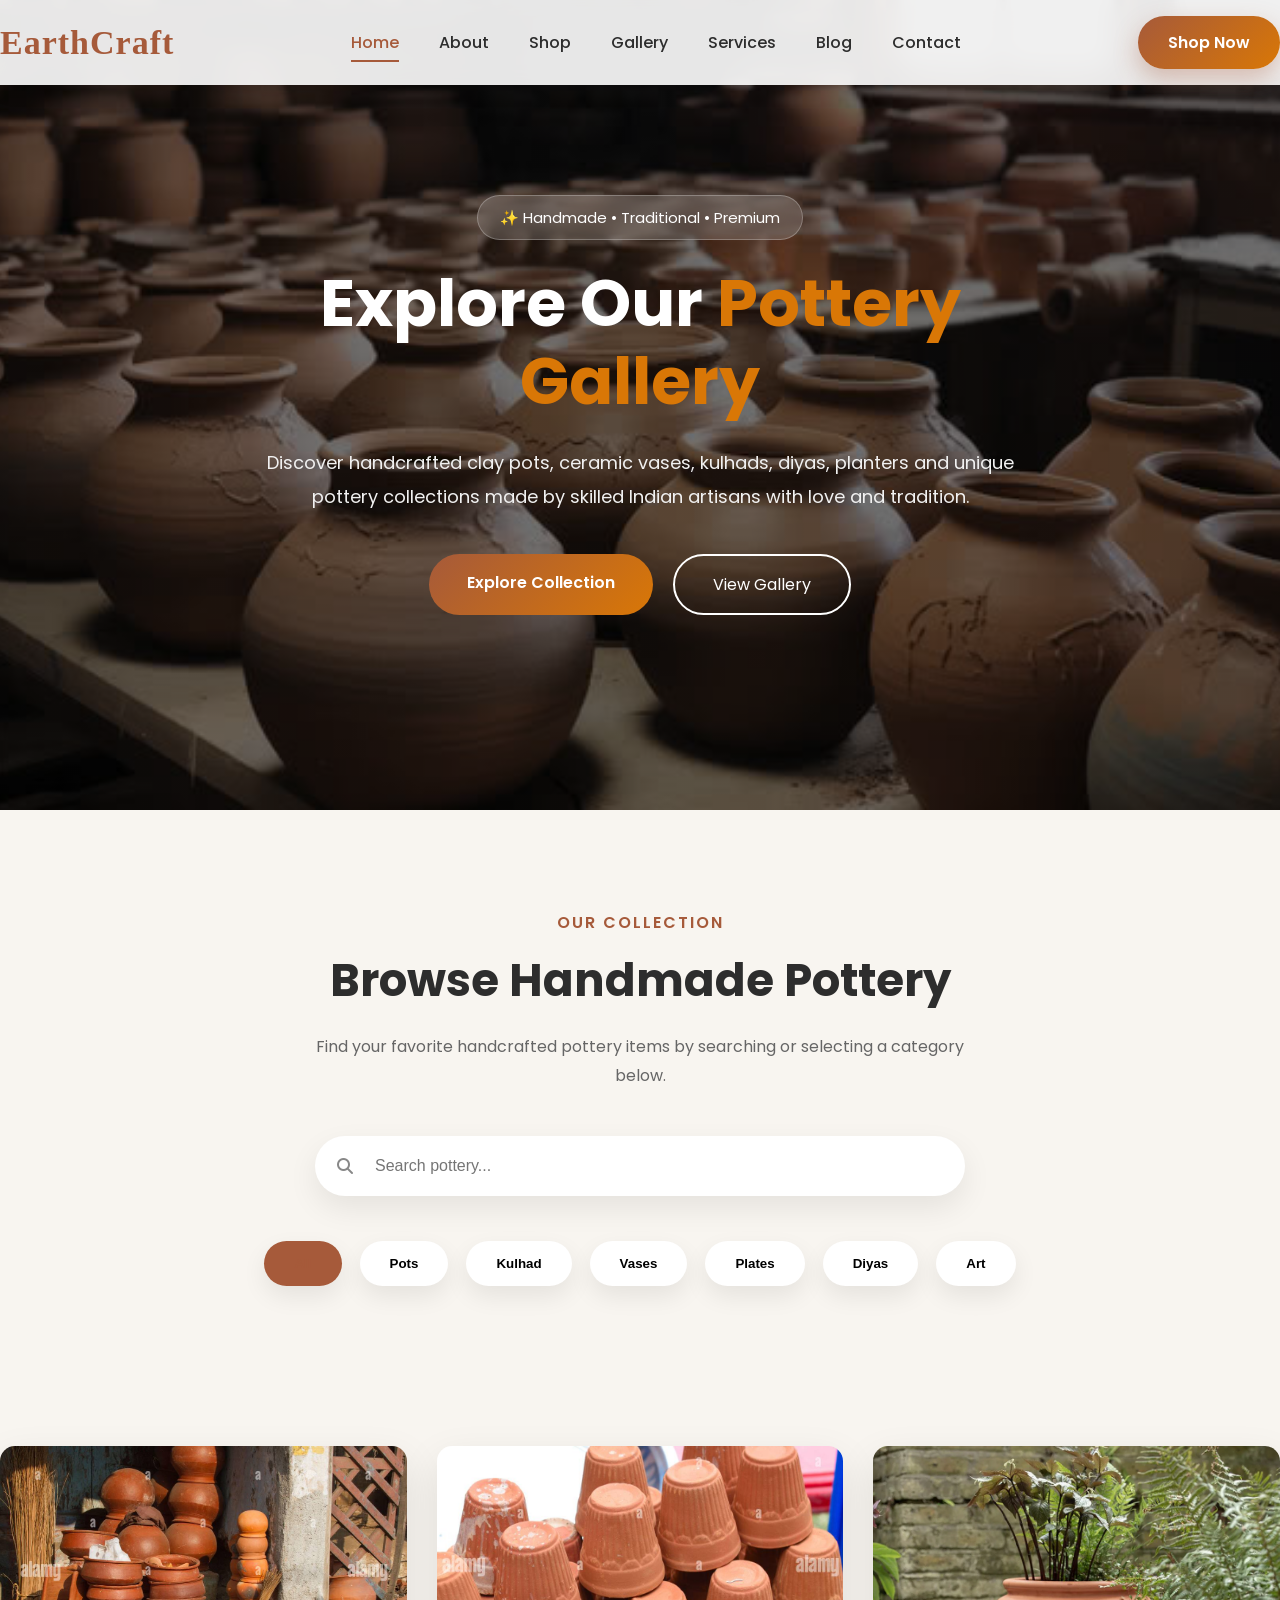
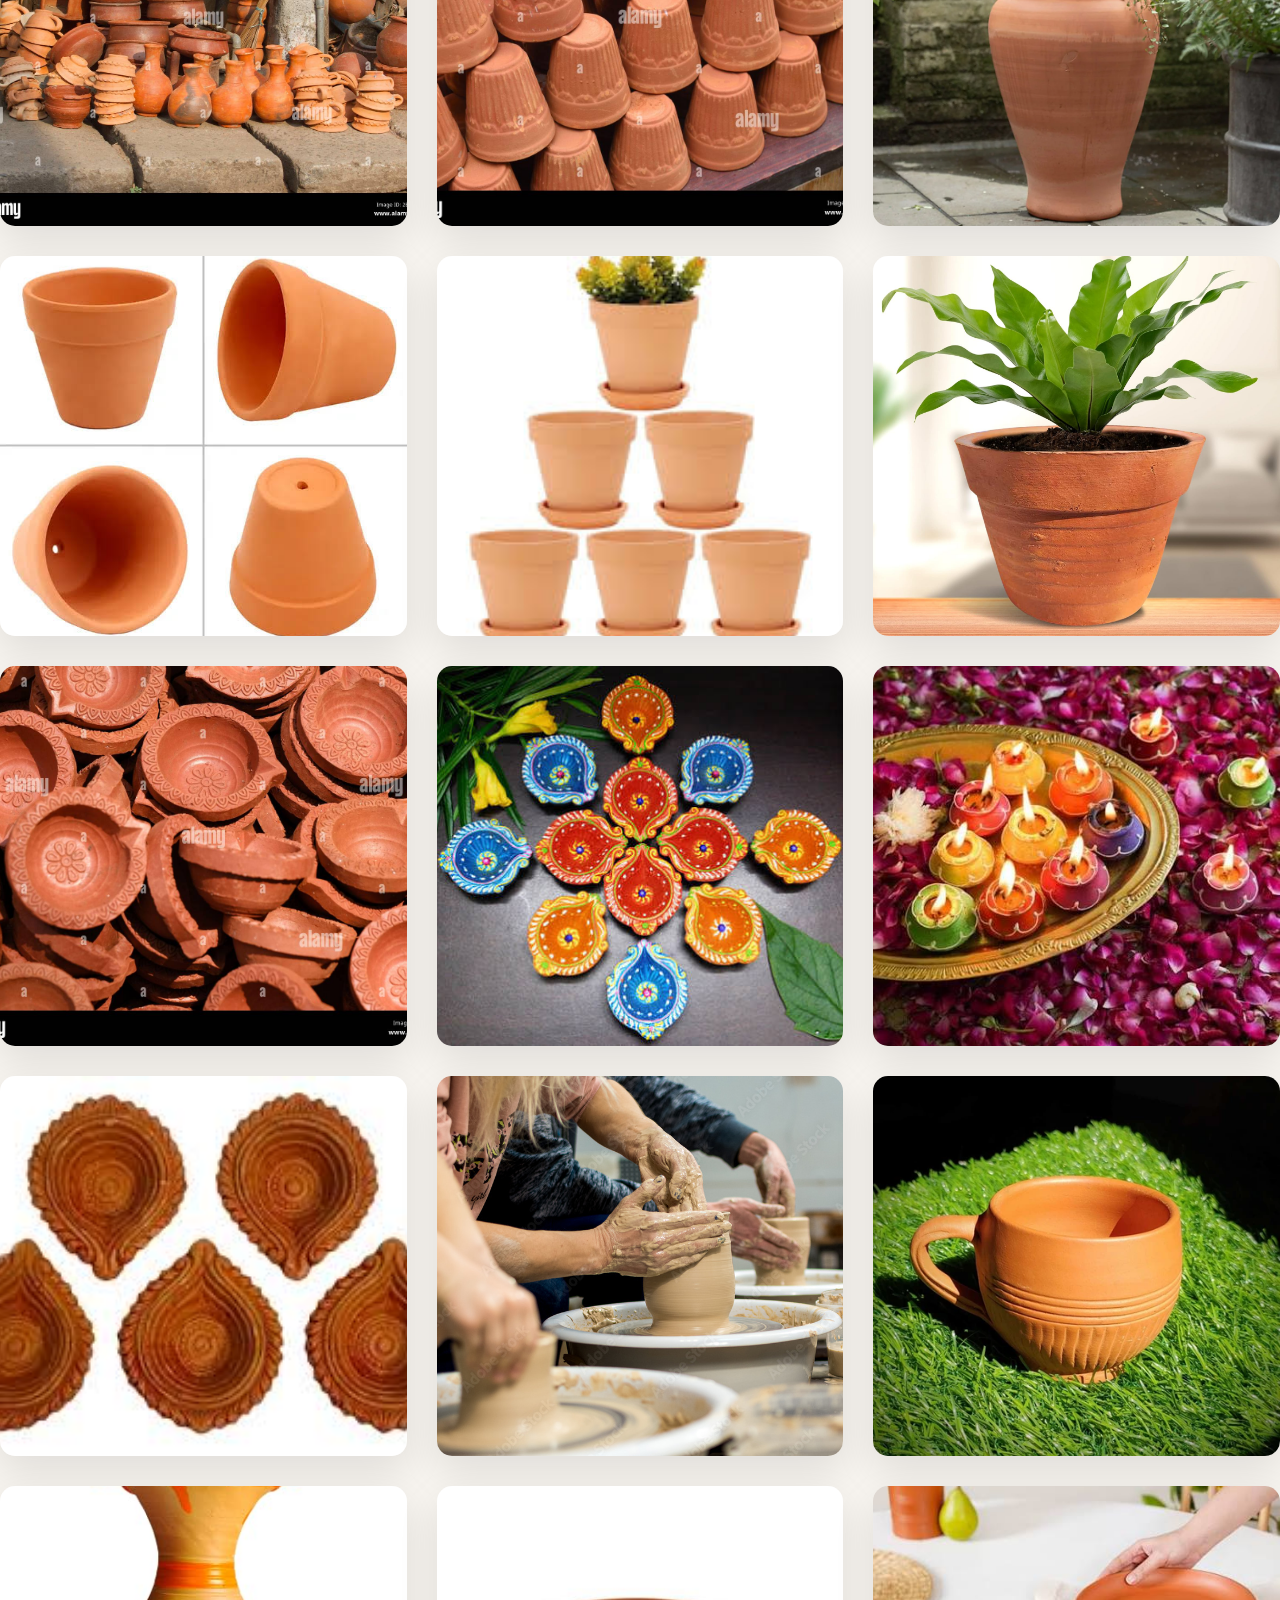
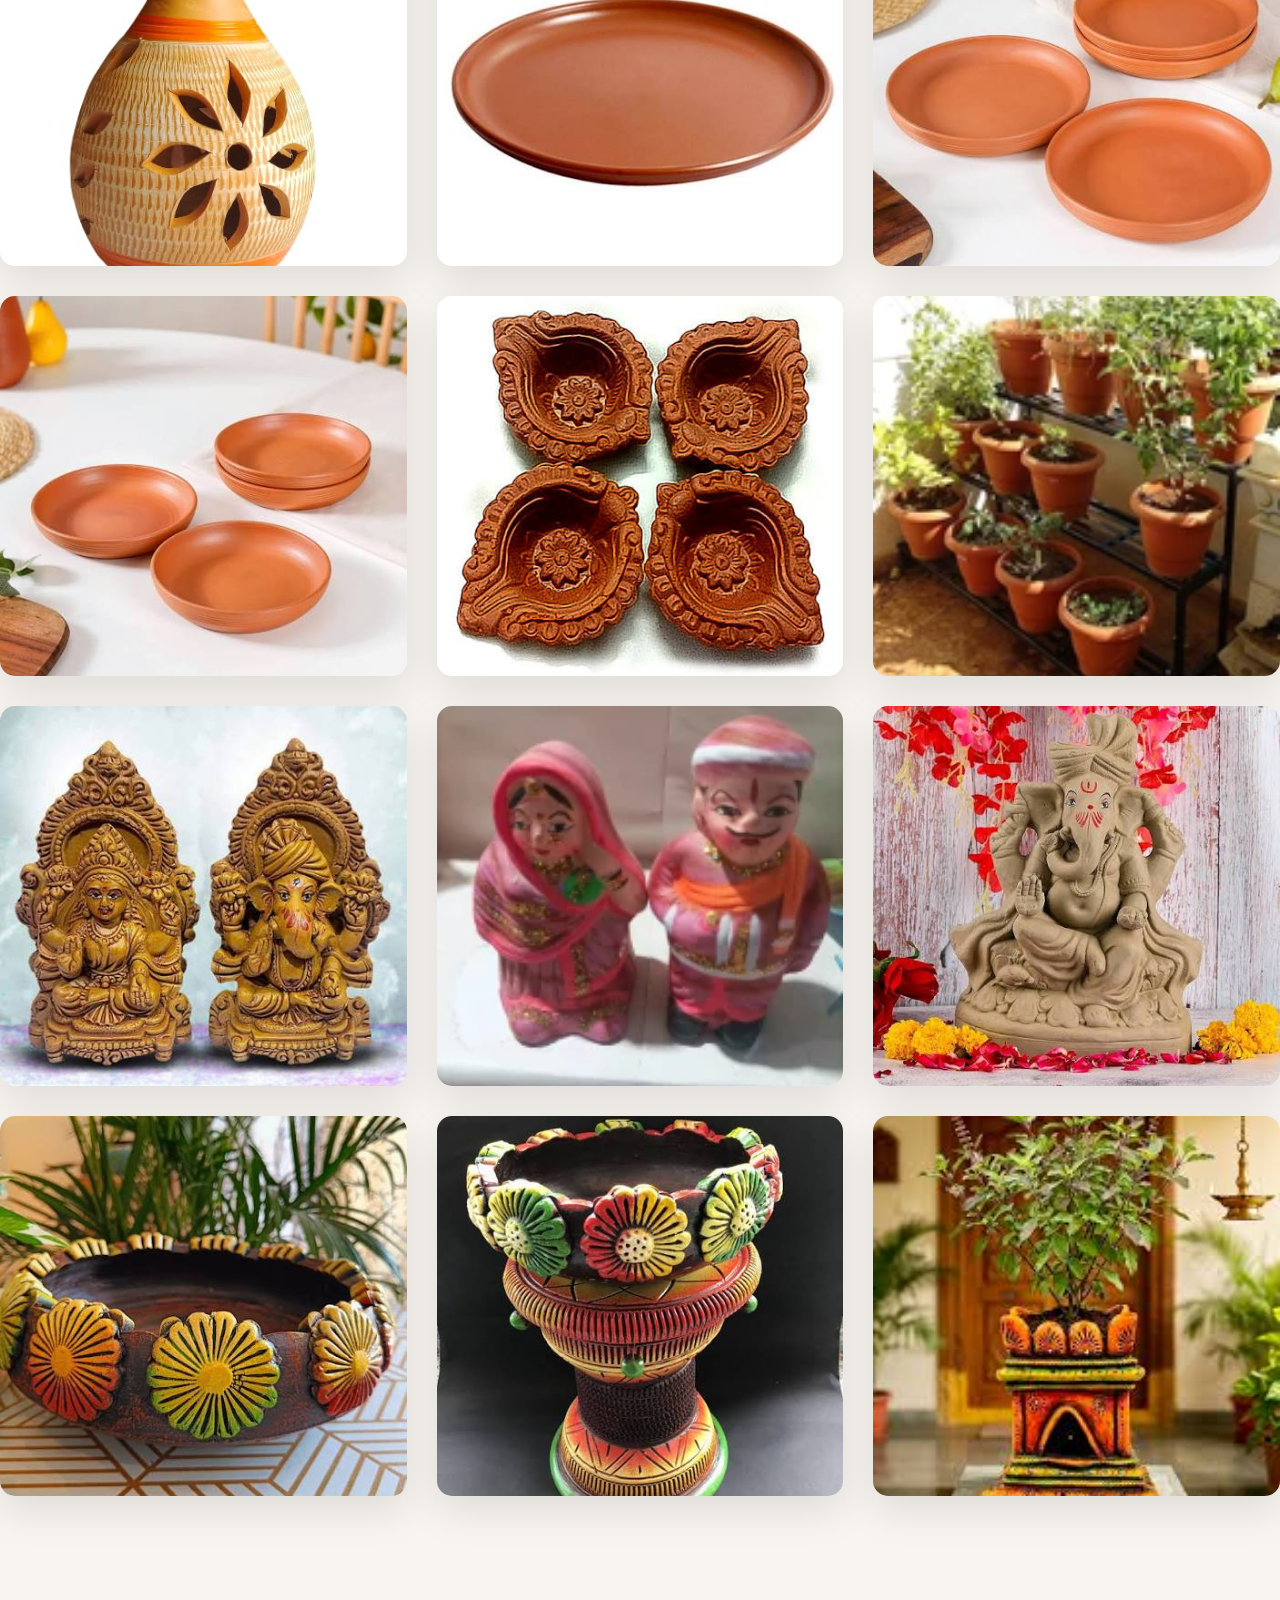
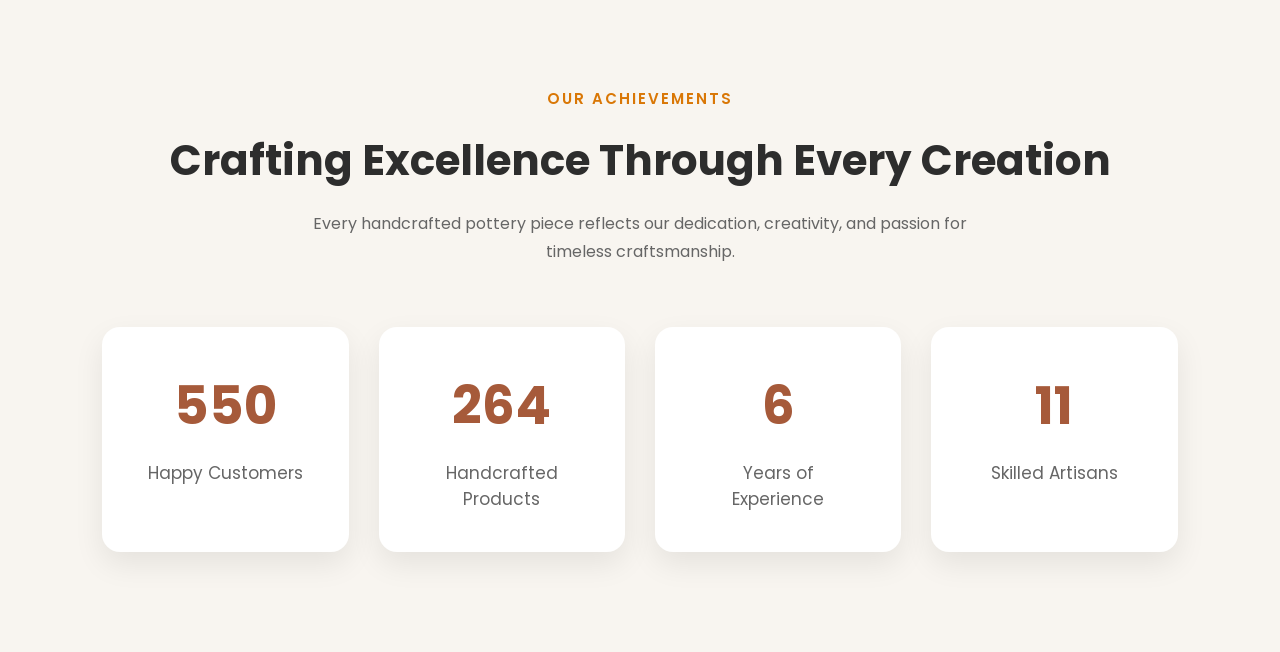
<file: gallery.html>
<!DOCTYPE html>
<html lang="en">

<head>
    <meta charset="UTF-8">
    <meta name="viewport" content="width=device-width, initial-scale=1.0">

    <title>Gallery | EarthCraft Pottery Studio</title>

    <!-- CSS -->
    <link rel="stylesheet" href="css/gallery.css">
    <link rel="stylesheet" href="css/responsive.css">

    <!-- Google Font -->
    <link rel="preconnect" href="https://fonts.googleapis.com">
    <link rel="preconnect" href="https://fonts.gstatic.com" crossorigin>

    <link href="https://fonts.googleapis.com/css2?family=Poppins:wght@300;400;500;600;700;800&display=swap"
        rel="stylesheet">

    <!-- Font Awesome -->
    <link rel="stylesheet"
        href="https://cdnjs.cloudflare.com/ajax/libs/font-awesome/6.6.0/css/all.min.css">
</head>

<body>
<header>

    <div class="container">

        <nav class="navbar">
            <div class="logo">

                <a href="#">EarthCraft</a>

            </div>

            <!-- Menu -->

            <ul class="nav-menu">

                <li><a href="#" class="active">Home</a></li>

                <li><a href="about.html">About</a></li>

                <li><a href="shop.html">Shop</a></li>

                <li><a href="gallery.html">Gallery</a></li>

                <li><a href="services.html">Services</a></li>

                <li><a href="blog.html">Blog</a></li>

                <li><a href="contact.html">Contact</a></li>

            </ul>

            <!-- Button -->

          <a href="https://nainaprajapati306-star.github.io/Earth-Craft-Pottery-Studio-Web/shop.html" class="nav-btn">
    Shop Now
</a>

        </nav>

    </div>

</header>

<!--==================== HERO SECTION START ====================-->

<section class="gallery-hero">

    <div class="container">

        <div class="hero-content">

            <span class="hero-tag">
                ✨ Handmade • Traditional • Premium
            </span>

            <h1>
                Explore Our <span>Pottery Gallery</span>
            </h1>

            <p>
                Discover handcrafted clay pots, ceramic vases, kulhads, diyas,
                planters and unique pottery collections made by skilled Indian
                artisans with love and tradition.
            </p>

            <div class="hero-btns">

                <a href="shop.html" class="btn">
                    Explore Collection
                </a>

                <a href="#gallery" class="btn2">
                    View Gallery
                </a>

            </div>

        </div>

    </div>

</section>
<!--==================== HERO SECTION END ====================-->
<!--==================== SEARCH & FILTER START ====================-->

<section class="gallery-tools">

    <div class="container">

        <div class="gallery-heading">

            <span>Our Collection</span>

            <h2>Browse Handmade Pottery</h2>

            <p>
                Find your favorite handcrafted pottery items by searching
                or selecting a category below.
            </p>

        </div>

        <!-- Search -->

        <div class="gallery-search">

            <i class="fa-solid fa-magnifying-glass"></i>

            <input
                type="text"
                id="gallerySearch"
                placeholder="Search pottery...">

        </div>

        <!-- Filter -->

        <div class="filter-buttons">

    <button class="filter-btn active"
            data-filter="all">

        All

    </button>

    <button class="filter-btn"
            data-filter="pots">

        Pots

    </button>

    <button class="filter-btn"
            data-filter="cups">

        Kulhad

    </button>

    <button class="filter-btn"
            data-filter="vases">

        Vases

    </button>

    <button class="filter-btn"
            data-filter="plates">

        Plates

    </button>

    <button class="filter-btn"
            data-filter="diya">

        Diyas

    </button>

    
    <button class="filter-btn"
            data-filter="art">

        Art

    </button>

</div>
</div></section>
<!--==================== SEARCH & FILTER END ====================-->
<!--==================== GALLERY START ====================-->
<section class="gallery-section" id="gallery">

    <div class="container">

        <div class="gallery-grid">

            <!-- Card 1 -->

            <div class="gallery-item"
                data-category="pots"
                data-name="Clay Pot">

                <img src="Images/gallery/gallery-1.jpg" class="gallery-img"
                    alt=" Clay Pot">

                <div class="gallery-overlay">

                    <span class="category">Pot</span>

                    <h3>Handmade Clay Pot</h3>

        <p>Handcrafted Premium Pottery</p>

                    <div class="gallery-icons"></div>

                </div>

            </div>

            <!-- Card 2 -->

            <div class="gallery-item"
                data-category="cups"
                data-name="Kulhad Tea Cup">

                <img src="Images/gallery/gallery-2.jpg" class="gallery-img"
                    alt="Kulhad Tea Cup">

                <div class="gallery-overlay">

                    <span class="category">Kulhad</span>

                    <h3>Kulhad Tea Cup</h3>

                    <p>Eco-friendly handcrafted kulhad for an authentic tea experience.</p>

                    <div class="gallery-icons"></div>

                </div>

            </div>

            <!-- Card 3 -->

            <div class="gallery-item"
                data-category="vases"
                data-name="Terracotta Vase">

                <img src="Images/gallery/gallery-3.jpg" class="gallery-img"
                    alt="Terracotta Vase">

                <div class="gallery-overlay">

                    <span class="category">Vase</span>

                    <h3>Terracotta Vase</h3>

                    <p>Elegant handcrafted vase designed for modern home interiors.</p>

                    <div class="gallery-icons"></div>

                </div>

            </div>
             <!-- Card 21 -->

            <div class="gallery-item"
                data-category="vases"
                data-name="Terracotta Vase">

                <img src="Images/gallery/gallery-21.jpg" class="gallery-img"
                    alt="Terracotta Vase">

                <div class="gallery-overlay">

                    <span class="category">Vase</span>

                    <h3>Terracotta Vase</h3>

                    <p>Elegant handcrafted vase designed for modern home interiors.</p>

                    <div class="gallery-icons"></div>

                </div>

            </div>
 <!-- Card 22 -->

            <div class="gallery-item"
                data-category="vases"
                data-name="Terracotta Vase">

                <img src="Images/gallery/gallery-22.jpg" class="gallery-img"
                    alt="Terracotta Vase">

                <div class="gallery-overlay">

                    <span class="category">Vase</span>

                    <h3>Terracotta Vase</h3>

                    <p>Elegant handcrafted vase designed for modern home interiors.</p>

                    <div class="gallery-icons"></div>

                </div>

            </div>
            <!-- Card 4 -->

            <div class="gallery-item"
                data-category="vases"
                data-name="Clay Dinner Plate">

                <img src="Images/gallery/gallery-4.jpg" class="gallery-img"
                    alt="Clay Dinner Plate">

                <div class="gallery-overlay">

                    <span class="category">Plate</span>

                    <h3>Clay Dinner Plate</h3>

                    <p>Minimal handcrafted ceramic plate perfect for everyday dining.</p>

                    <div class="gallery-icons"></div>

                </div>

            </div>

            <!-- Card 5 -->

            <div class="gallery-item"
                data-category="diya"
                data-name="Festival Clay Diya">

                <img src="Images/gallery/gallery-5.jpg" class="gallery-img"
                    alt="Festival Clay Diya">

                <div class="gallery-overlay">

                    <span class="category">Diya</span>

                    <h3>Festival Clay Diya</h3>

                    <p>Beautiful handmade diya crafted for festive celebrations.</p>

                    <div class="gallery-icons"></div>

                </div>

            </div>
             <!-- Card 18 -->

            <div class="gallery-item"
                data-category="diya"
                data-name="Festival Clay Diya">

                <img src="Images/gallery/gallery-18.jpg" class="gallery-img"
                    alt="Festival Clay Diya">

                <div class="gallery-overlay">

                    <span class="category">Diya</span>

                    <h3>Festival Clay Diya</h3>

                    <p>Beautiful handmade diya crafted for festive celebrations.</p>

                    <div class="gallery-icons"></div>

                </div>

            </div>
<!-- Card 19-->

            <div class="gallery-item"
                data-category="diya"
                data-name="Festival Clay Diya">

                <img src="Images/gallery/gallery-19.jpg" class="gallery-img"
                    alt="Festival Clay Diya">

                <div class="gallery-overlay">

                    <span class="category">Diya</span>

                    <h3>Festival Clay Diya</h3>

                    <p>Beautiful handmade diya crafted for festive celebrations.</p>

                    <div class="gallery-icons"></div>

                </div>

            </div>
<!-- Card 20-->

            <div class="gallery-item"
                data-category="diya"
                data-name="Festival Clay Diya">

                <img src="Images/gallery/gallery-20.jpg" class="gallery-img"
                    alt="Festival Clay Diya">

                <div class="gallery-overlay">

                    <span class="category">Diya</span>

                    <h3>Festival Clay Diya</h3>

                    <p>Beautiful handmade diya crafted for festive celebrations.</p>

                    <div class="gallery-icons"></div>

                </div>

            </div>

            <!-- Card 6 -->

            <div class="gallery-item"
                data-category="pots"
                data-name="Decorative Pot">

                <img src="Images/gallery/gallery-6.jpg" class="gallery-img"
                    alt="Decorative Pot">

                <div class="gallery-overlay">

                    <span class="category">Pot</span>

                    <h3>Decorative Pot</h3>

                    <p>Premium handcrafted decorative pot with timeless artisan beauty.</p>

                    <div class="gallery-icons"></div>

                </div>

            </div>

            <!-- Card 7 -->

            <div class="gallery-item"
                data-category="cups"
                data-name="Ceramic Coffee Mug">

                <img src="Images/gallery/gallery-7.jpg" class="gallery-img"
                    alt="Ceramic Coffee Mug">

                <div class="gallery-overlay">

                    <span class="category">Mug</span>

                    <h3>Ceramic Coffee Mug</h3>

                    <p>Elegant handmade mug crafted for a warm coffee experience.</p>

                    <div class="gallery-icons"></div>

                </div>

            </div>

            <!-- Card 8 -->

            <div class="gallery-item"
                data-category="vases"
                data-name="Flower Vase">

                <img src="Images/gallery/gallery-8.jpg" class="gallery-img"
                    alt="Flower Vase">

                <div class="gallery-overlay">

                    <span class="category">Vase</span>

                    <h3>Flower Vase</h3>

                    <p>Stylish handcrafted vase perfect for fresh flowers and décor.</p>

                    <div class="gallery-icons"></div>

                </div>

            </div>

            <!-- Card 9 -->

            <div class="gallery-item"
                data-category="plates"
                data-name="Serving Plate">

                <img src="Images/gallery/gallery-9.jpg" class="gallery-img"
                    alt="Serving Plate">

                <div class="gallery-overlay">

                    <span class="category">Plate</span>

                    <h3>Serving Plate</h3>

                    <p>Handcrafted serving plate blending elegance with functionality.</p>

                    <div class="gallery-icons"></div>

                </div>

            </div>
             <!-- Card 23 -->

            <div class="gallery-item"
                data-category="plates"
                data-name="Serving Plate">

                <img src="Images/gallery/gallery-23.jpg" class="gallery-img"
                    alt="Serving Plate">

                <div class="gallery-overlay">

                    <span class="category">Plate</span>

                    <h3>Serving Plate</h3>

                    <p>Handcrafted serving plate blending elegance with functionality.</p>

                    <div class="gallery-icons"></div>

                </div>

            </div>
             <!-- Card 24 -->

            <div class="gallery-item"
                data-category="plates"
                data-name="Serving Plate">

                <img src="Images/gallery/gallery-24.jpg" class="gallery-img"
                    alt="Serving Plate">

                <div class="gallery-overlay">

                    <span class="category">Plate</span>

                    <h3>Serving Plate</h3>

                    <p>Handcrafted serving plate blending elegance with functionality.</p>

                    <div class="gallery-icons"></div>

                </div>

            </div>

            <!-- Card 10 -->

            <div class="gallery-item"
                data-category="diya"
                data-name="Designer Diya">

                <img src="Images/gallery/gallery-10.jpg" class="gallery-img"
                    alt="Designer Diya">

                <div class="gallery-overlay">

                    <span class="category">Diya</span>

                    <h3>Designer Diya</h3>

                    <p>Designer clay diya adding warmth and charm to every festival.</p>

                    <div class="gallery-icons"></div>

                </div>

            </div>

            <!-- Card 11 -->

            <div class="gallery-item"
                data-category="planter"
                data-name="Garden Planters">

                <img src="Images/gallery/gallery-11.jpg" class="gallery-img"
                    alt="Garden Planter">

                <div class="gallery-overlay">

                    <span class="category">Planter</span>

                    <h3>Garden Planter</h3>

                    <p>Natural terracotta planter designed for healthy indoor plants.</p>

                    <div class="gallery-icons"></div>

                </div>

            </div>

            <!-- Card 12 -->

            <div class="gallery-item"
                data-category="art"
                data-name="Clay Sculpture">

                <img src="Images/gallery/gallery-12.jpg" class="gallery-img"
                    alt="Clay Sculpture">

                <div class="gallery-overlay">

                    <span class="category">Art</span>

                    <h3>Clay Sculpture</h3>

                    <p>Unique handcrafted clay artwork reflecting timeless craftsmanship.</p>

                    <div class="gallery-icons"></div>

                </div>

            </div>

             <!-- Card 13 -->

            <div class="gallery-item"
                data-category="art"
                data-name="Clay Sculpture">

                <img src="Images/gallery/gallery-13.jpg" class="gallery-img"
                    alt="Clay Sculpture">

                <div class="gallery-overlay">

                    <span class="category">Art</span>

                    <h3>Clay Sculpture</h3>

                    <p>Unique handcrafted clay artwork reflecting timeless craftsmanship.</p>

                    <div class="gallery-icons"></div>

                </div>

            </div>
<!-- Card 14 -->

            <div class="gallery-item"
                data-category="art"
                data-name="Clay Sculpture">

                <img src="Images/gallery/gallery-14.jpg" class="gallery-img"
                    alt="Clay Sculpture">

                <div class="gallery-overlay">

                    <span class="category">Art</span>

                    <h3>Clay Sculpture</h3>

                    <p>Unique handcrafted clay artwork reflecting timeless craftsmanship.</p>

                    <div class="gallery-icons"></div>

                </div>

            </div>

            <!-- Card 15 -->

            <div class="gallery-item"
                data-category="art"
                data-name="Clay Sculpture">

                <img src="Images/gallery/gallery-15.jpg" class="gallery-img"
                    alt="Clay Sculpture">

                <div class="gallery-overlay">

                    <span class="category">Art</span>

                    <h3>Clay Sculpture</h3>

                    <p>Unique handcrafted clay artwork reflecting timeless craftsmanship.</p>

                    <div class="gallery-icons"></div>

                </div>

            </div>

            <!-- Card 16 -->

            <div class="gallery-item"
                data-category="art"
                data-name="Clay Sculpture">

                <img src="Images/gallery/gallery-16.jpg" class="gallery-img"
                    alt="Clay Sculpture">

                <div class="gallery-overlay">

                    <span class="category">Art</span>

                    <h3>Clay Sculpture</h3>

                    <p>Unique handcrafted clay artwork reflecting timeless craftsmanship.</p>

                    <div class="gallery-icons"></div>

                </div>

            </div>

            <!-- Card 17-->

            <div class="gallery-item"
                data-category="art"
                data-name="Clay Sculpture">

                <img src="Images/gallery/gallery-17.jpg" class="gallery-img"
                    alt="Clay Sculpture">

                <div class="gallery-overlay">

                    <span class="category">Art</span>

                    <h3>Clay Sculpture</h3>

                    <p>Unique handcrafted clay artwork reflecting timeless craftsmanship.</p>

                    <div class="gallery-icons"></div>

                </div>

            </div>
        </div>

    </div>

</section>
<!--========== LIGHTBOX ==========-->

<div class="lightbox" id="lightbox">

    <span class="close">&times;</span>

    <img id="lightbox-img">

    <button class="prev">&#10094;</button>

    <button class="next">&#10095;</button>

</div>

<!-- ==========================
     Gallery Statistics
=========================== -->
<section class="gallery-stats">

    <div class="container">

        <div class="section-title">

            <span>Our Achievements</span>

            <h2>Crafting Excellence Through Every Creation</h2>

            <p>
                Every handcrafted pottery piece reflects our dedication,
                creativity, and passion for timeless craftsmanship.
            </p>

        </div>

        <div class="stats-grid">

            <div class="stat-card">

                <h3 class="counter" data-target="2500">0</h3>

                <p>Happy Customers</p>

            </div>

            <div class="stat-card">

                <h3 class="counter" data-target="1200">0</h3>

                <p>Handcrafted Products</p>

            </div>

            <div class="stat-card">

                <h3 class="counter" data-target="25">0</h3>

                <p>Years of Experience</p>

            </div>

            <div class="stat-card">

                <h3 class="counter" data-target="50">0</h3>

                <p>Skilled Artisans</p>

            </div>

        </div>

    </div>

</section>
<script src="js/gallery.js"></script>

</body>
</html>
</file>
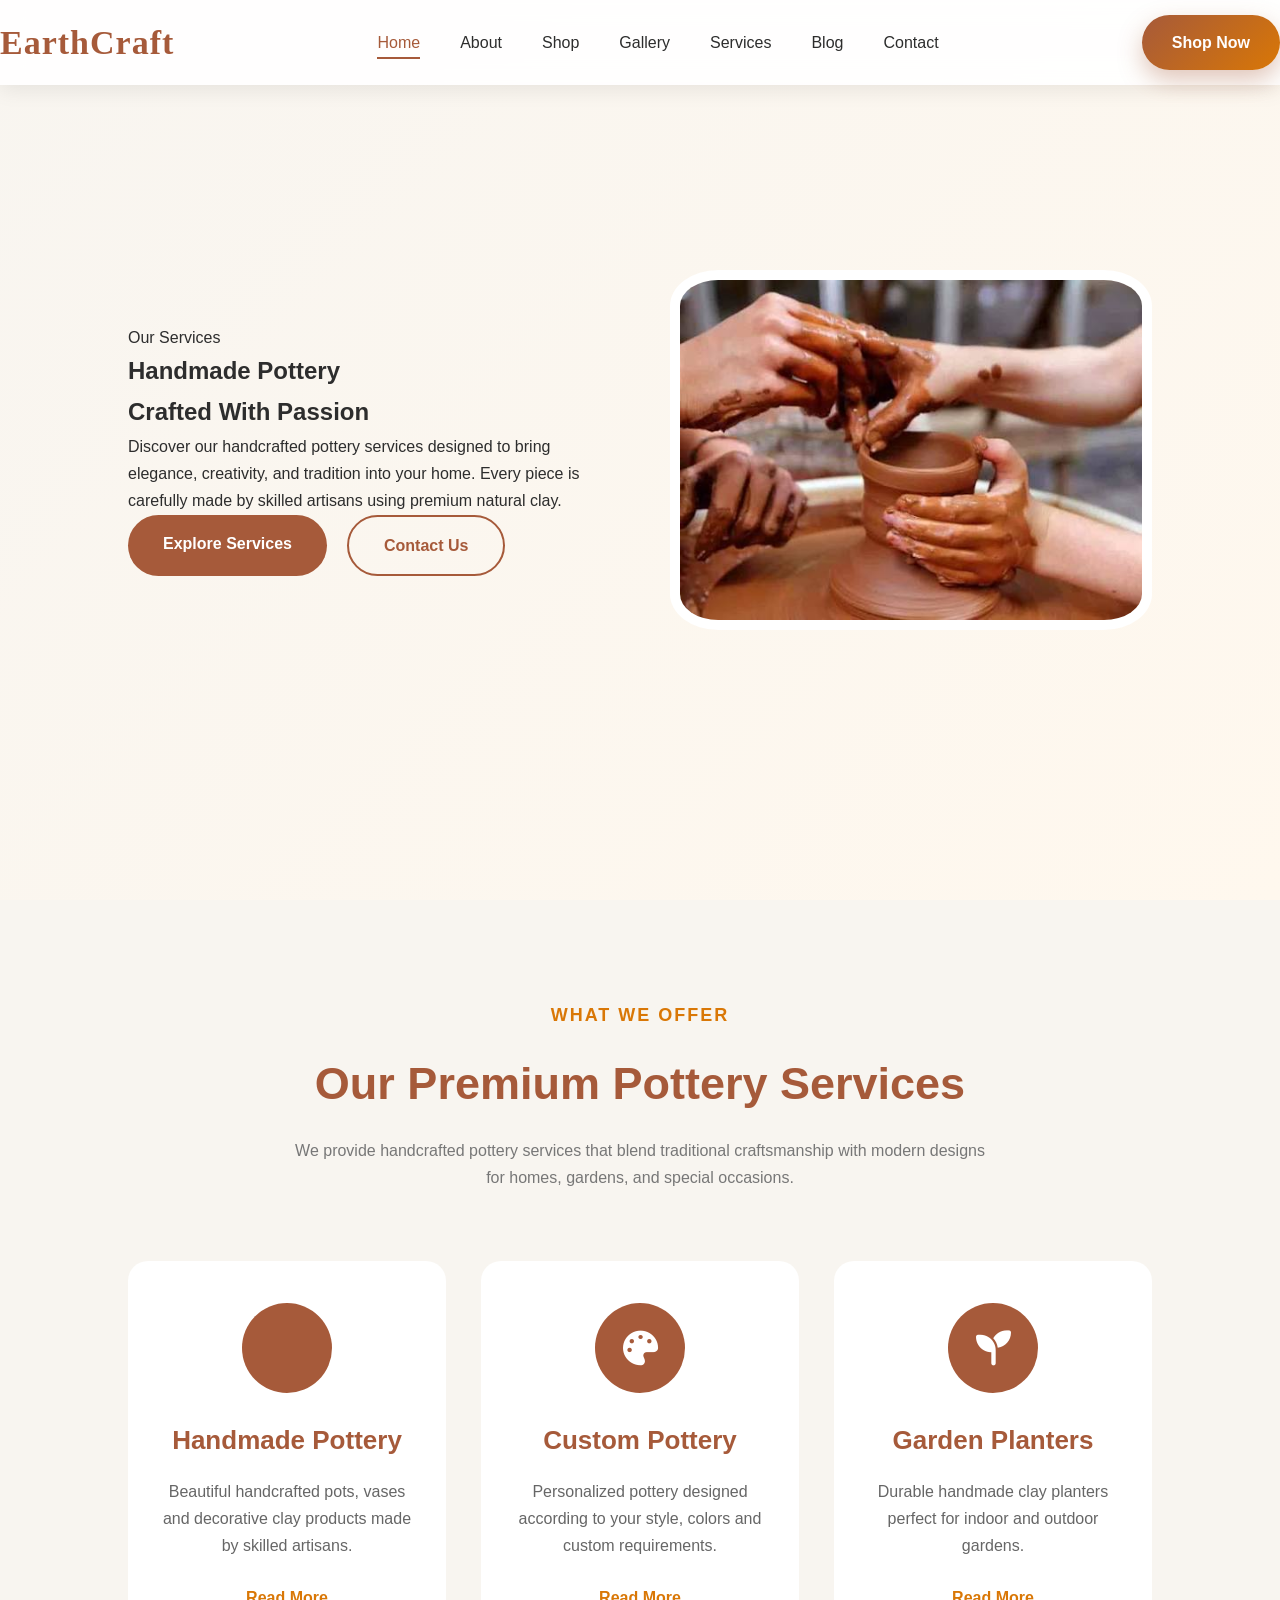
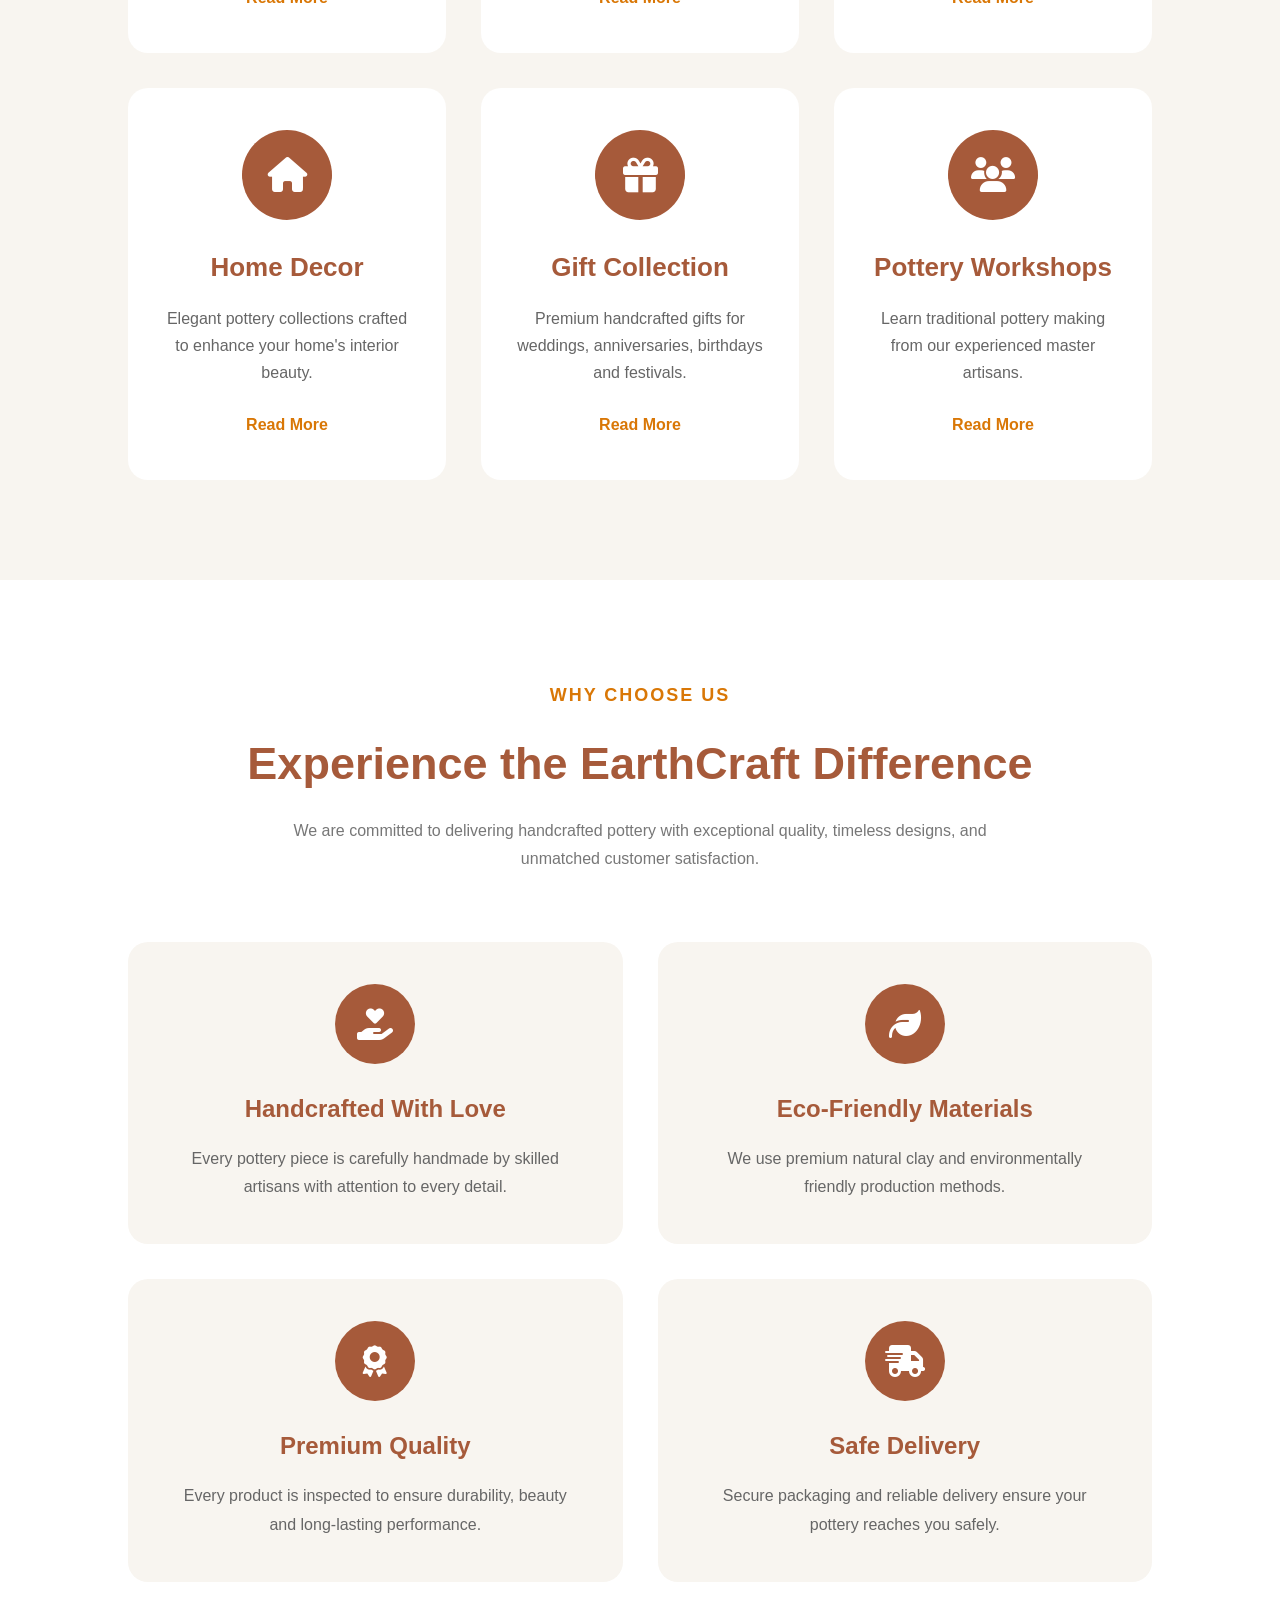
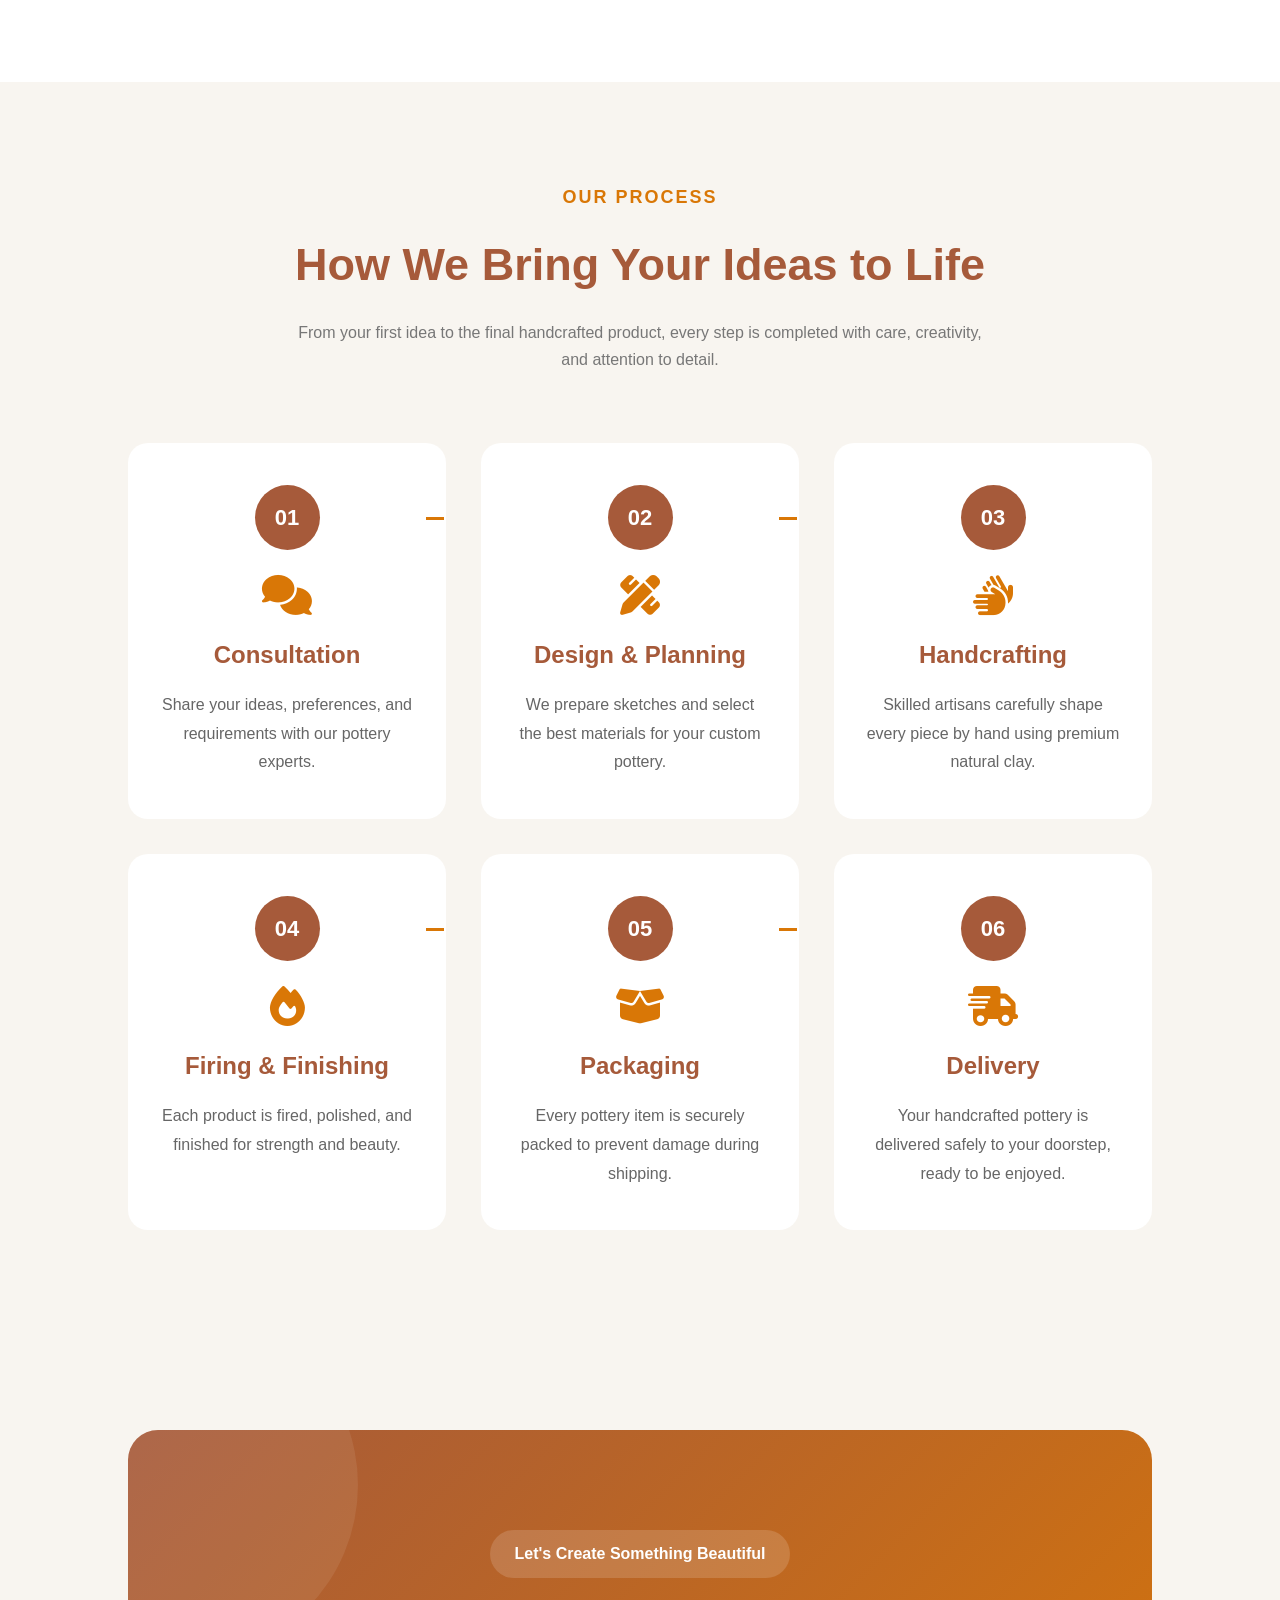
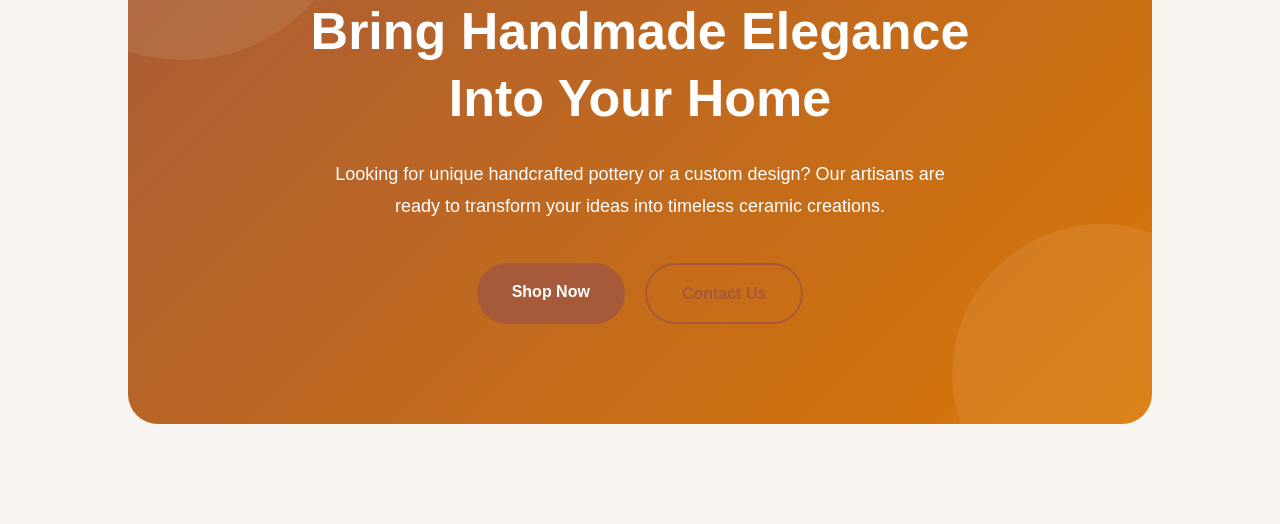
<file: services.html>
<!DOCTYPE html>
<html lang="en">

<head>

    <meta charset="UTF-8">

    <meta name="viewport" content="width=device-width, initial-scale=1.0">

    <title>Services | EarthCraft Pottery Studio</title>

    <!-- CSS -->

    <link rel="stylesheet" href="css/services.css">

    <link rel="stylesheet" href="css/services.css">

    <!-- Font Awesome -->

    <link rel="stylesheet"
    href="https://cdnjs.cloudflare.com/ajax/libs/font-awesome/6.7.2/css/all.min.css">

</head>

<body>
<header>

    <div class="container">

        <nav class="navbar">
            <div class="logo">

                <a href="#">EarthCraft</a>

            </div>

            <!-- Menu -->

            <ul class="nav-menu">

                <li><a href="#" class="active">Home</a></li>

                <li><a href="about.html">About</a></li>

                <li><a href="shop.html">Shop</a></li>

                <li><a href="gallery.html">Gallery</a></li>

                <li><a href="services.html">Services</a></li>

                <li><a href="blog.html">Blog</a></li>

                <li><a href="contact.html">Contact</a></li>

            </ul>

            <!-- Button -->

<a href="https://nainaprajapati306-star.github.io/Earth-Craft-Pottery-Studio-Web/shop.html" class="nav-btn">
    Shop Now
</a>
        </nav>

    </div>

</header>


    <!--====================================
        SERVICES HERO SECTION
=====================================-->

<section class="services-hero">

    <div class="services-hero-content">

        <span class="hero-subtitle">

            Our Services

        </span>

        <h1>

            Handmade Pottery <br>
            Crafted With Passion

        </h1>

        <p>

            Discover our handcrafted pottery services designed to
            bring elegance, creativity, and tradition into your home.
            Every piece is carefully made by skilled artisans using
            premium natural clay.

        </p>

        <div class="hero-buttons">

            <a href="#" class="btn btn-primary">

                Explore Services

            </a>

            <a href="#" class="btn btn-secondary">

                Contact Us

            </a>

        </div>

    </div>

    <div class="services-hero-image">

        <img src="Images/services-hero.png"
             alt="Pottery">

    </div>

</section>

    <!--====================================
        SERVICES SECTION
=====================================-->

<section class="services">

    <div class="section-title">

        <span>What We Offer</span>

        <h2>Our Premium Pottery Services</h2>

        <p>
            We provide handcrafted pottery services that blend
            traditional craftsmanship with modern designs for
            homes, gardens, and special occasions.
        </p>

    </div>

    <div class="services-container">

        <!-- Card 1 -->

        <div class="service-card">

            <i class="fa-solid fa-vase"></i>

            <h3>Handmade Pottery</h3>

            <p>
                Beautiful handcrafted pots, vases and decorative
                clay products made by skilled artisans.
            </p>

            <a href="#">Read More</a>

        </div>

        <!-- Card 2 -->

        <div class="service-card">

            <i class="fa-solid fa-palette"></i>

            <h3>Custom Pottery</h3>

            <p>
                Personalized pottery designed according to your
                style, colors and custom requirements.
            </p>

            <a href="#">Read More</a>

        </div>

        <!-- Card 3 -->

        <div class="service-card">

            <i class="fa-solid fa-seedling"></i>

            <h3>Garden Planters</h3>

            <p>
                Durable handmade clay planters perfect for indoor
                and outdoor gardens.
            </p>

            <a href="#">Read More</a>

        </div>

        <!-- Card 4 -->

        <div class="service-card">

            <i class="fa-solid fa-house"></i>

            <h3>Home Decor</h3>

            <p>
                Elegant pottery collections crafted to enhance
                your home's interior beauty.
            </p>

            <a href="#">Read More</a>

        </div>

        <!-- Card 5 -->

        <div class="service-card">

            <i class="fa-solid fa-gift"></i>

            <h3>Gift Collection</h3>

            <p>
                Premium handcrafted gifts for weddings,
                anniversaries, birthdays and festivals.
            </p>

            <a href="#">Read More</a>

        </div>

        <!-- Card 6 -->

        <div class="service-card">

            <i class="fa-solid fa-users"></i>

            <h3>Pottery Workshops</h3>

            <p>
                Learn traditional pottery making from our
                experienced master artisans.
            </p>

            <a href="#">Read More</a>

        </div>

    </div>

</section>

<!--====================================
        WHY CHOOSE US SECTION
=====================================-->

<section class="why-choose">

    <div class="section-title">

        <span>Why Choose Us</span>

        <h2>Experience the EarthCraft Difference</h2>

        <p>
            We are committed to delivering handcrafted pottery with
            exceptional quality, timeless designs, and unmatched
            customer satisfaction.
        </p>

    </div>

    <div class="why-container">

        <!-- Feature 1 -->

        <div class="why-card">

            <i class="fa-solid fa-hand-holding-heart"></i>

            <h3>Handcrafted With Love</h3>

            <p>
                Every pottery piece is carefully handmade by skilled
                artisans with attention to every detail.
            </p>

        </div>

        <!-- Feature 2 -->

        <div class="why-card">

            <i class="fa-solid fa-leaf"></i>

            <h3>Eco-Friendly Materials</h3>

            <p>
                We use premium natural clay and environmentally
                friendly production methods.
            </p>

        </div>

        <!-- Feature 3 -->

        <div class="why-card">

            <i class="fa-solid fa-award"></i>

            <h3>Premium Quality</h3>

            <p>
                Every product is inspected to ensure durability,
                beauty and long-lasting performance.
            </p>

        </div>

        <!-- Feature 4 -->

        <div class="why-card">

            <i class="fa-solid fa-truck-fast"></i>

            <h3>Safe Delivery</h3>

            <p>
                Secure packaging and reliable delivery ensure your
                pottery reaches you safely.
            </p>

        </div>

    </div>

</section>

 <!--====================================
        WORK PROCESS SECTION
=====================================-->

<section class="work-process">

    <div class="section-title">

        <span>Our Process</span>

        <h2>How We Bring Your Ideas to Life</h2>

        <p>

            From your first idea to the final handcrafted product,
            every step is completed with care, creativity, and
            attention to detail.

        </p>

    </div>

    <div class="process-container">

        <!-- Step 1 -->

        <div class="process-card">

            <div class="process-number">01</div>

            <i class="fa-solid fa-comments"></i>

            <h3>Consultation</h3>

            <p>

                Share your ideas, preferences, and requirements with
                our pottery experts.

            </p>

        </div>

        <!-- Step 2 -->

        <div class="process-card">

            <div class="process-number">02</div>

            <i class="fa-solid fa-pencil-ruler"></i>

            <h3>Design & Planning</h3>

            <p>

                We prepare sketches and select the best materials
                for your custom pottery.

            </p>

        </div>

        <!-- Step 3 -->

        <div class="process-card">

            <div class="process-number">03</div>

            <i class="fa-solid fa-hands"></i>

            <h3>Handcrafting</h3>

            <p>

                Skilled artisans carefully shape every piece by hand
                using premium natural clay.

            </p>

        </div>

        <!-- Step 4 -->

        <div class="process-card">

            <div class="process-number">04</div>

            <i class="fa-solid fa-fire"></i>

            <h3>Firing & Finishing</h3>

            <p>

                Each product is fired, polished, and finished for
                strength and beauty.

            </p>

        </div>

        <!-- Step 5 -->

        <div class="process-card">

            <div class="process-number">05</div>

            <i class="fa-solid fa-box-open"></i>

            <h3>Packaging</h3>

            <p>

                Every pottery item is securely packed to prevent
                damage during shipping.

            </p>

        </div>

        <!-- Step 6 -->

        <div class="process-card">

            <div class="process-number">06</div>

            <i class="fa-solid fa-truck-fast"></i>

            <h3>Delivery</h3>

            <p>

                Your handcrafted pottery is delivered safely to your
                doorstep, ready to be enjoyed.

            </p>

        </div>

    </div>

</section>

<!--====================================
        CTA SECTION
=====================================-->

<section class="cta">

    <div class="cta-content">

        <span>Let's Create Something Beautiful</span>

        <h2>
            Bring Handmade Elegance <br>
            Into Your Home
        </h2>

        <p>

            Looking for unique handcrafted pottery or a custom
            design? Our artisans are ready to transform your ideas
            into timeless ceramic creations.

        </p>

        <div class="cta-buttons">

            <a href="shop.html" class="btn btn-primary">

                Shop Now

            </a>

            <a href="contact.html" class="btn btn-secondary">

                Contact Us

            </a>

        </div>

    </div>

</section>
    <!-- JavaScript -->

    <script src="js/services.js"></script>

</body>

</html>
</file>
<file: css/style.css>
/* Google Font */
header{
position:fixed;
top:0;
left:0;
width:100%;
background:rgba(255,255,255,.90);
backdrop-filter:blur(12px);
box-shadow:0 5px 20px rgba(0,0,0,.08);
z-index:999;

}

.navbar{
height:85px;
display:flex;
justify-content:space-between;
align-items:center;

}

.logo a{
font-size:34px;
font-weight:700;
font-family:'Playfair Display',serif;
color:#A65A3A;
letter-spacing:1px;

}

.nav-menu{
display:flex;
gap:40px;
}

.nav-menu li a{
position:relative;
font-size:16px;
font-weight:500;
color:#2D2D2D;
transition:.4s;
}

.nav-menu li a:hover{
color:#A65A3A;

}

.nav-menu li a::after{
content:"";
position:absolute;
left:0;
bottom:-8px;
width:0;
height:2px;
background:#A65A3A;
transition:.4s;
}

.nav-menu li a:hover::after,
.nav-menu .active::after{

width:100%;
}

.active{
color:#A65A3A !important;
}

.nav-btn{
padding:14px 30px;
background:linear-gradient(135deg,#A65A3A,#D97706);
color:white;
border-radius:50px;
font-weight:600;
transition:.4s;
box-shadow:0 10px 25px rgba(166,90,58,.35);
}

.nav-btn:hover{

transform:translateY(-4px);
box-shadow:0 18px 40px rgba(166,90,58,.45);

}


*{
margin:0;
padding:0;
box-sizing:border-box;
}

html{
scroll-behavior:smooth;
}

body{
font-family:'Poppins',sans-serif;
background:#F8F5F0;
color:#2D2D2D;
overflow-x:hidden;

}
img{
width:100%;
display:block;
}
a{
text-decoration:none;
}
ul{
list-style:none;
}

.hero{

min-height:100vh;
display:flex;
align-items:center;
background:linear-gradient(135deg,#F8F5F0,#E7D3B5, #F8F5F0);
position:relative;
overflow:hidden;
padding-top:100px;
}

.hero-content{
display:flex;
justify-content:space-between;
align-items:center;
gap:60px;

}

.hero-text{
flex:1;
animation:fadeUp 1.2s ease;

}

.hero-text span{
color:#A65A3A;
font-weight:600;
letter-spacing:2px;
text-transform:uppercase;
}

.hero-text h1{
font-size:58px;
font-family:'Playfair Display',serif;
margin:20px 0;
line-height:1.15;
color:#2D2D2D;

}

.hero-text p{
font-size:18px;
line-height:1.9;
color:#555;
margin-bottom:35px;
max-width:520px;

}

.hero-btns{
display:flex;
gap:20px;
}

.btn-one{
padding:15px 35px;
background:linear-gradient(135deg,#A65A3A,#D97706);
color:#fff;
border-radius:50px;
transition:.4s;
font-weight:600;

}

.btn-one:hover{

transform:translateY(-8px);
box-shadow:0 15px 35px rgba(166,90,58,.35);

}

.btn-two{

padding:15px 35px;
border:2px solid #A65A3A;
color:#A65A3A;
border-radius:50px;
transition:.4s;
font-weight:600;

}

.btn-two:hover{

background:#A65A3A;
transform:translateY(-8px);
color:#fff;

}

.hero-image{
flex:1;

}

.hero-image img{
max-width:580px;
border-radius:25px;
box-shadow:0 30px 60px rgba(0,0,0,.18);
border:8px solid white;
transition:.5s;
animation:float 4s ease-in-out infinite;
}

.hero-image img:hover{

transform:scale(1.05) rotate(-2deg);

}

.circle{

position:absolute;
border-radius:50%;
background:rgba(166,90,58,.12);

}

.one{

width:250px;
height:250px;
top:-80px;
right:-80px;

}

.two{

width:180px;
height:180px;
bottom:-50px;
left:-50px;

}

/*==========================
ABOUT
===========================*/

.about{

padding:120px 0;
background:#fff;

}

.about-container{
display:flex;
align-items:center;
justify-content:space-between;
gap:70px;

}

.about-image{
flex:1;
position:relative;

}

.about-image img{
border-radius:25px;
box-shadow:0 25px 50px rgba(0,0,0,.15);
transition:.5s;

}

.about-image img:hover{
transform:scale(1.03);

}

.experience{
position:absolute;
bottom:-25px;
right:-20px;
background:#A65A3A;
color:#fff;
padding:25px;
border-radius:20px;
text-align:center;
box-shadow:0 20px 40px rgba(0,0,0,.15);
animation:float 4s ease-in-out infinite;

}

.experience h2{
font-size:42px;

}

.about-content{
flex:1;

}

.about-content span{
color:#A65A3A;
font-weight:600;
letter-spacing:2px;
text-transform:uppercase;

}

.about-content h2{
font-size:46px;
margin:20px 0;
font-family:'Playfair Display',serif;

}

.about-content p{
line-height:1.8;
color:#555;
margin-bottom:30px;

}

.about-list div{
margin-bottom:18px;
font-size:17px;

}

.about-list i{
color:#A65A3A;
margin-right:10px;

}

.about-stats{
display:flex;
gap:50px;
margin-top:40px;

}

.about-stats h3{
font-size:38px;
color:#A65A3A;

}

.about-stats p{ 
margin-top:8px;

}

/*==========================
CATEGORY
===========================*/

.category{

padding:120px 0;
background:#F8F5F0;

}

.section-title{
text-align:center;
margin-bottom:60px;

}

.section-title span{
color:#A65A3A;
font-weight:600;
letter-spacing:2px;
text-transform:uppercase;

}

.section-title h2{
font-size:46px;
font-family:'Playfair Display',serif;
margin:15px 0;
color:#2D2D2D;

}

.section-title p{
max-width:650px;
margin:auto;
color:#666;
line-height:1.8;

}

.category-container{
display:grid;
grid-template-columns:repeat(4,1fr);
gap:30px;

}

.category-card{
background:#fff;
border-radius:20px;
overflow:hidden;
box-shadow:0 15px 35px rgba(0,0,0,.08);
transition:.4s;

}

.category-card:hover{
transform:translateY(-12px);
box-shadow:0 25px 45px rgba(0,0,0,.15);

}

.category-image{
overflow:hidden;

}

.category-image img{
height:270px;
width:100%;
object-fit:cover;
transition:.5s;

}

.category-card:hover img{
transform:scale(1.1);

}

.category-content{
padding:25px;
text-align:center;

}

.category-content h3{
font-size:24px;
margin-bottom:15px;
font-family:'Playfair Display',serif;

}

.category-content a{
color:#A65A3A;
font-weight:600;
transition:.3s;

}

.category-content a:hover{
letter-spacing:1px;

}
.container{
width:90%;
max-width:1300px;
margin:auto;

}
/*==========================
ABOUT BANNER
===========================*/

.about-banner{

height:500px;
background:url("../Images/about-banner.jpg");
background-size:cover;
background-position:center;
position:relative;
display:flex;
align-items:center;
justify-content:center;
margin-top:85px;

}

.overlay{

position:absolute;
top:0;
left:0;
width:100%;
height:100%;
background:rgba(0,0,0,.45);

}

.banner-content{
position:relative;
text-align:center;
z-index:2;

}

.banner-content h1{
font-size:70px;
font-family:'Playfair Display',serif;
color:#fff;
margin-bottom:15px;

}

.banner-content p{
color:#fff;
font-size:18px;

}

.banner-content span{
margin:0 12px;
color:#D9A066;

}

/*==========================
OUR STORY
===========================*/

.our-story{

padding:120px 0;
background:#fff;

}

.story-container{

display:flex;
align-items:center;
justify-content:space-between;
margin-top: 40px;
gap:70px;

}

.story-image{

flex:1;
position:relative;

}

.story-image img{
width:100%;
border-radius:25px;
box-shadow:0 25px 50px rgba(0,0,0,.15);
transition:.5s;
height: 600;
object-fit: cover;

}

.story-image img:hover{
transform:scale(1.03);

}

.experience-box{
position:absolute;
bottom:-25px;
right:-20px;
background:#A65A3A;
color:#fff;
padding:30px;
border-radius:20px;
text-align:center;
box-shadow:0 20px 40px rgba(0,0,0,.18);
animation:float 4s ease-in-out infinite;

}

.experience-box h2{
font-size:45px;
margin-bottom:5px;

}

.story-content{
flex:1;
 background:transparent;

}

.story-content span{
color:#A65A3A;
font-weight:600;
letter-spacing:2px;
text-transform:uppercase;

}

.story-content h2{
font-size:52px;
font-family:'Playfair Display',serif;
margin:20px 0;
line-height:1.2;

}

.story-content p{
font-size:17px;
line-height:1.9;
color:#555;
margin-bottom:20px;

}

.story-list{
margin:30px 0;

}

.story-list div{
margin-bottom:15px;
font-size:17px;

}

.story-list i{
color:#A65A3A;
margin-right:10px;

}

.story-btn{
display:inline-block;
margin-top:20px;
padding:16px 38px;
background:linear-gradient(135deg,#A65A3A,#D97706);
color:#fff;
border-radius:50px;
font-weight:600;
transition:.4s;

}

.story-btn:hover{
transform:translateY(-6px);
box-shadow:0 18px 35px rgba(166,90,58,.35);

}

/*==========================
WHY CHOOSE US
===========================*/

.why-us{

padding:120px 0;
background:#F8F5F0;

}

.why-container{
display:grid;
grid-template-columns:repeat(4,1fr);
gap:30px;
margin-top:60px;

}

.why-card{

background:#fff;
padding:40px 30px;
border-radius:20px;
text-align:center;
box-shadow:0 15px 40px rgba(0,0,0,.08);
transition:.4s;

}

.why-card:hover{
transform:translateY(-10px);
box-shadow:0 25px 45px rgba(0,0,0,.15);

}

.why-card i{

font-size:50px;
color:#A65A3A;
margin-bottom:25px;
transition:.4s;

}

.why-card:hover i{
transform:rotate(12deg) scale(1.15);

}

.why-card h3{

font-size:24px;
font-family:'Playfair Display',serif;
margin-bottom:15px;

}

.why-card p{
color:#666;
line-height:1.8;

}
/*==========================
OUR JOURNEY
===========================*/

.journey{
padding:120px 0;
background:#fff;

}

.timeline{
max-width:900px;
margin:70px auto 0;
border-left:4px solid #A65A3A;
padding-left:40px;

}

.timeline-item{
position:relative;
margin-bottom:60px;

}

.timeline-item::before{

content:"";
position:absolute;
left:-52px;
top:12px;
width:22px;
height:22px;
background:#A65A3A;
border:5px solid #F8F5F0;
border-radius:50%;

}

.year{

display:inline-block;
background:#A65A3A;
color:white;
padding:10px 22px;
border-radius:40px;
font-weight:600;
margin-bottom:20px;

}

.content{

background:#F8F5F0;
padding:30px;
border-radius:20px;
box-shadow:0 10px 30px rgba(0,0,0,.08);
transition:.4s;

}

.content:hover{
transform:translateX(10px);
box-shadow:0 18px 40px rgba(0,0,0,.15);

}

.content h3{

font-size:28px;
font-family:'Playfair Display',serif;
margin-bottom:15px;

}

.content p{
line-height:1.8;
color:#555;
}

/*==========================
TEAM
===========================*/

.team{

padding:120px 0;
background:#F8F5F0;

}

.team-container{
display:grid;
grid-template-columns:repeat(3,1fr);
gap:35px;
margin-top:60px;

}

.team-card{

background:#fff;
border-radius:20px;
overflow:hidden;
box-shadow:0 15px 35px rgba(0,0,0,.08);
transition:.4s;

}

.team-card:hover{
transform:translateY(-12px);

}

.team-image{
overflow:hidden;

}

.team-image img{
width:100%;
height:400px;
object-fit:cover;
transition:.5s;

}

.team-card:hover img{
transform:scale(1.08);

}

.team-content{
padding:30px;
text-align:center;

}

.team-content h3{
font-size:28px;
font-family:'Playfair Display',serif;
margin-bottom:10px;

}

.team-content p{
color:#A65A3A;
font-weight:600;

}

/*==========================
COUNTER
===========================*/

.counter{

padding:100px 0;
background:linear-gradient(135deg,#A65A3A,#7A452D);

}

.counter-container{
display:grid;
grid-template-columns:repeat(4,1fr);
gap:30px;

}

.counter-box{

background:rgba(255,255,255,.10);
backdrop-filter:blur(12px);
border:1px solid rgba(255,255,255,.20);
border-radius:20px;
padding:40px 20px;
text-align:center;
transition:.4s;

}

.counter-box:hover{
transform:translateY(-10px);
background:rgba(255,255,255,.15);

}

.counter-box i{
font-size:42px;
color:#fff;
margin-bottom:20px;

}

.counter-box h2{
font-size:52px;
color:#fff;
font-family:'Playfair Display',serif;
margin-bottom:10px;

}

.counter-box p{
color:#fff;
font-size:18px;

}

/*==========================
TESTIMONIALS
===========================*/

.testimonials{
padding:120px 0;
background:#F8F5F0;

}

.testimonial-container{

display:grid;
grid-template-columns:repeat(3,1fr);
gap:30px;
margin-top:60px;

}

.testimonial-card{
background:#fff;
padding:35px;
border-radius:20px;
box-shadow:0 15px 35px rgba(0,0,0,.08);
transition:.4s;

}

.testimonial-card:hover{
transform:translateY(-10px);
box-shadow:0 25px 45px rgba(0,0,0,.15);

}

.stars{
margin-bottom:20px;

}

.stars i{

color:#F4B400;
margin-right:4px;

}

.testimonial-card p{
line-height:1.8;
color:#555;
margin-bottom:25px;
font-style:italic;

}

.client h3{

font-size:22px;
font-family:'Playfair Display', serif;
margin-bottom:5px;

}

.client span{
color:#A65A3A;
font-weight:600;

}
/*==========================
CTA
===========================*/

.cta{

padding:120px 0;
background:linear-gradient(135deg,#A65A3A,#7A452D);
text-align:center;
position:relative;
overflow:hidden;

}

.cta::before{
content:"";
position:absolute;
width:300px;
height:300px;
background:rgba(255,255,255,.08);
border-radius:50%;
top:-100px;
left:-100px;

}

.cta::after{

content:"";
position:absolute;
width:250px;
height:250px;
background:rgba(255,255,255,.05);
border-radius:50%;
bottom:-80px;
right:-80px;

}

.cta-content{
position:relative;
z-index:2;
max-width:800px;
margin:auto;

}

.cta-content span{
color:#FFD9B3;
font-weight:600;
letter-spacing:2px;
text-transform:uppercase;

}

.cta-content h2{
font-size:52px;
color:#fff;
margin:20px 0;
font-family:'Playfair Display',serif;
line-height:1.2;

}

.cta-content p{
color:#F3E8DD;
font-size:18px;
line-height:1.8;
margin-bottom:40px;

}
.cta-buttons{
display:flex;
justify-content:center;
gap:20px;
flex-wrap:wrap;
}

.cta-btn{
padding:16px 36px;
border-radius:50px;
font-weight:600;
text-decoration:none;
transition:.4s;

}

.primary-btn{
background:#fff;
color:#A65A3A;

}

.primary-btn:hover{
background:#F8F5F0;
transform:translateY(-5px);

}

.secondary-btn{
border:2px solid #fff;
color:#fff;

}

.secondary-btn:hover{
background:#fff;
color:#A65A3A;
transform:translateY(-5px);

}
/*==========================
MOBILE MENU
===========================*/

.menu-toggle{
display:none;
font-size:28px;
color:#2d2d2d;
cursor:pointer;
z-index:1001;

}

@media(max-width:768px){
.navbar{
justify-content:space-between;
align-items:center;
position:relative;

}

.nav-menu{
position:absolute;
top:100%;
left:0;

width:100%;
background:#ffffff;
flex-direction:column;
align-items:center;
padding:25px 0;
gap:20px;
box-shadow:0 15px 35px rgba(0,0,0,.1);
display:none;
}
.nav-menu.active{
display:flex;
animation:slideDown .4s ease;
}

.menu-toggle{
display:block;

}
.nav-btn{
display:none;
}
}
/*==========================
FOOTER
===========================*/

.footer{

background:#1F1A17;

padding:90px 0 25px;

color:#fff;

}

.footer-container{

display:grid;

grid-template-columns:2fr 1fr 1fr 1.5fr;

gap:50px;

}

.footer-box h2,
.footer-box h3{

font-family:'Playfair Display',serif;

margin-bottom:22px;

color:#fff;

}

.footer-box p{

color:#cfcfcf;

line-height:1.8;

margin-bottom:15px;

}

.footer-box ul{
list-style:none;
padding:0;
}
.footer-box ul li{
margin-bottom:12px;
}
.footer-box ul li a{
text-decoration:none;
color:#cfcfcf;
transition:.3s;
}
.footer-box ul li a:hover{
color:#D8A56D;
padding-left:6px;
}
.footer-contact i{
margin-right:10px;
color:#D8A56D;
}
.newsletter{
display:flex;
margin:20px 0;
}
.newsletter input{
flex:1;
padding:14px;
border:none;
outline:none;
border-radius:8px 0 0 8px;
}
.newsletter button{
padding:14px 20px;
border:none;
background:#A65A3A;
color:#fff;
cursor:pointer;
border-radius:0 8px 8px 0;
transition:.3s;
}
.newsletter button:hover{
background:#8B472A;
}
.social-icons{
display:flex;
gap:12px;
margin-top:20px;
}
.social-icons a{
width:42px;
height:42px;
display:flex;
justify-content:center;
align-items:center;
border-radius:50%;
background:#2E2723;
color:#fff;
transition:.3s;

}

.social-icons a:hover{
background:#A65A3A;
transform:translateY(-5px);

}

.footer hr{
border:1px solid #3a312c;
margin:50px 0 25px;

}

.footer-bottom{
text-align:center;
color:#bcbcbc;

}

/*=========================================
SHOP BANNER
=========================================*/

.shop-banner{

     height:350px;
    background:url("../Images/about-banner.jpg") center/cover no-repeat;
    display:flex;
    align-items:center;
    justify-content:center;
    position:relative;
}

.shop-banner .overlay{

    position: absolute;
inset: 0;
    top: 0;

    left: 0;

    width: 100%;

    height: 100%;

    background: rgba(0,0,0,.55);

}

.shop-banner .banner-content{

    position: relative;

    z-index: 2;

    text-align: center;

    color: #fff;

}

.shop-banner .banner-content h1{

    font-size: 55px;

    font-family: 'Playfair Display', serif;

    margin-bottom: 15px;

}

.shop-banner .banner-content p{

    font-size: 18px;

    letter-spacing: 1px;

}
.shop-banner .banner-content span{
    color: #D8A56D;
    margin: 0 8px;
}

/*========================================
SHOP FILTER=========================================*/
.shop-filter{
    padding: 70px 0;
    background: #F8F5F0;
}
.filter-wrapper{
    display: flex;
    justify-content: space-between;
    align-items: center;
    gap: 30px;
    flex-wrap: wrap;
}

/* Search Box */
.search-box{
    position: relative;
    width: 380px;
}
.search-box input{
    width: 100%;
    padding: 16px 55px 16px 20px;
    border: 2px solid #e5e5e5;
    border-radius: 50px;
    outline: none;
    font-size: 16px;
    transition: .3s;
    background: #fff;
}
.search-box input:focus{
    border-color: #A65A3A;
}
.search-box i{
    position: absolute;
    right: 20px;
    top: 50%;
    transform: translateY(-50%);
    color: #A65A3A;
    font-size: 18px;

}


/* Category Buttons */

.category-filter{

    display: flex;
    gap: 15px;
    flex-wrap: wrap;
}
.category-filter button{
    padding: 12px 25px;
    border: none;
    background: #fff;
    color: #444;
    border-radius: 50px;
    cursor: pointer;
    font-size: 15px;
    font-weight: 500;
    transition: .3s;
    box-shadow: 0 8px 20px rgba(0,0,0,.08);

}

.category-filter button:hover{

    background: #A65A3A;
    color: #fff;
    transform: translateY(-3px);

}

.category-filter button.active{
    background: #A65A3A;
    color:black;

}
/*=============================
PRODUCT SECTION
=============================*/
.container{
    width:90%;
    max-width:1200px;
    margin:auto;
}

.products{
    padding:100px 0;
    background:#fff;
}

.product-grid{
    display:grid;
       grid-template-columns:repeat(4,1fr);
    gap:30px;
    align-items:stretch;
}

.product-card{
    background:#fff;
    border-radius:20px;
    overflow:hidden;
    box-shadow:0 10px 30px rgba(0,0,0,0.08);
    display:flex;
    flex-direction:column;
    height:100%;
    transition:0.4s;
    width: 100%;
}

.product-card:hover{
    transform:translateY(-8px);
}

.product-image{
    width:100%;
    height:280px;
    overflow:hidden;
}

.product-image img{
    width:100%;
    height:100%;
    object-fit:cover;
    display:block;
}

.product-icons{
    position: absolute;
    top: 15px;
    right: -60px;
    display: flex;
    flex-direction: column;
    gap: 10px;
    transition: .4s;
}
.product-card:hover .product-icons{
    right: 15px;
}

.product-content{
    padding:20px;
    display:flex;
    flex-direction:column;
    flex:1;
}

.product-content h3{
    font-size:20px;
    margin-bottom:10px;
}

.product-content p{
    color:#777;
    margin-bottom:15px;
}

.rating{
    margin-bottom:15px;
    color:#f4b400;
}

.price{
    display:flex;
    gap:12px;
    align-items:center;
    margin-top:auto;
    margin-bottom:20px;
}

.new-price{
    font-size:22px;
    color:#A65A3A;
    font-weight:700;
}

.product-icons a{
    width: 42px;
    height: 42px;
    background: #fff;
    border-radius: 50%;
    display: flex;
    justify-content: center;
    align-items: center;
    color: #A65A3A;
    text-decoration: none;
    box-shadow: 0 5px 15px rgba(0,0,0,.15);
    transition: .3s;
}

.product-icons a:hover{
    background: #A65A3A;
    color: #fff;
}

.old-price{
    text-decoration:line-through;
    color:#999;
}

.cart-btn{
    width:100%;
    padding:14px;
    border:none;
    background:#A65A3A;
    color:#fff;
    border-radius:40px;
    cursor:pointer;
}

/*=========================
CART ICON
=========================*/

.cart-icon{

    position:relative;

    cursor:pointer;

    font-size:24px;

    color:#A65A3A;

}

#cart-count{

    position:absolute;

    top:-10px;

    right:-10px;

    width:22px;

    height:22px;

    border-radius:50%;

    background:red;

    color:#fff;

    display:flex;

    justify-content:center;

    align-items:center;

    font-size:12px;

}


/*=========================
CART SIDEBAR
=========================*/

.cart-sidebar{

    position:fixed;

    top:0;

    right:-420px;

    width:400px;

    height:100vh;

    background:#fff;

    box-shadow:-5px 0 20px rgba(0,0,0,.2);

    transition:0.4s;

    z-index:9999;

    display:flex;

    flex-direction:column;

}

.cart-sidebar.active{

    right:0;

}

.cart-header{

    display:flex;

    justify-content:space-between;

    align-items:center;

    padding:25px;

    border-bottom:1px solid #ddd;

}

.cart-header i{

    cursor:pointer;

    font-size:24px;

}

.cart-items{

    flex:1;

    overflow-y:auto;

    padding:20px;

}

.empty-cart{

    text-align:center;

    color:#777;

    margin-top:100px;

}

.cart-footer{

    padding:25px;

    border-top:1px solid #ddd;

}

.checkout-btn{

    width:100%;

    padding:15px;

    border:none;

    background:#A65A3A;

    color:#fff;

    border-radius:40px;

    cursor:pointer;

    margin-top:20px;

}

/*=========================
CART ITEM
=========================*/

.cart-item{

    display:flex;

    gap:15px;

    align-items:center;

    margin-bottom:20px;

    border-bottom:1px solid #eee;

    padding-bottom:15px;

}

.cart-item img{

    width:80px;

    height:80px;

    object-fit:cover;

    border-radius:10px;

}

.cart-details{

    flex:1;

}

.cart-details h4{

    font-size:16px;

    margin-bottom:5px;

}

.qty-box{

    display:flex;

    align-items:center;

    gap:10px;

    margin-top:10px;

}

.qty-box button{

    width:28px;

    height:28px;

    border:none;

    background:#A65A3A;

    color:#fff;

    border-radius:5px;

    cursor:pointer;

}

.remove-btn{

    border:none;

    background:none;

    color:red;

    cursor:pointer;

    font-size:18px;

}
/*==============================
  TOAST NOTIFICATION
==============================*/

.toast{

    position: fixed;
    top: 30px;
    right: -400px;

    background: #2e7d32;
    color: white;

    padding: 15px 22px;

    border-radius: 8px;

    display: flex;
    align-items: center;
    gap: 10px;

    box-shadow: 0 10px 25px rgba(0,0,0,.2);

    transition: .4s;

    z-index: 99999;

}

.toast.show{

    right:30px;

}

.toast i{

    font-size:20px;

}

/*=========================================
QUICK VIEW MODAL
=========================================*/

.quick-view{

    position: fixed;
    inset: 0;
    background: rgba(0,0,0,.65);

    display: flex;
    justify-content: center;
    align-items: center;

    opacity: 0;
    visibility: hidden;

    transition: .4s;
    z-index: 999999;

}

.quick-view.active{

    opacity: 1;
    visibility: visible;

}

.quick-view-content{

    width: 900px;
    max-width: 95%;

    background: #fff;

    border-radius: 20px;

    display: grid;
    grid-template-columns: 1fr 1fr;

    overflow: hidden;

    transform: scale(.8);

    transition: .4s;

}

.quick-view.active .quick-view-content{

    transform: scale(1);

}

.quick-image{

    background: #f8f5f0;

}

.quick-image img{

    width: 100%;
    height: 100%;
    object-fit: cover;
    display: block;

}

.quick-details{

    padding: 40px;

}

.quick-details h2{

    font-size: 32px;
    margin-bottom: 15px;

}

.quick-details h3{

    color: #A65A3A;
    font-size: 28px;
    margin: 20px 0;

}

.quick-details p{

    color: #666;
    line-height: 1.8;
    margin-bottom: 30px;

}

.close-view{

    position: absolute;

    top: 20px;
    right: 30px;

    font-size: 35px;

    cursor: pointer;

    color: #A65A3A;

    font-weight: bold;

}

.wishlist-btn{

    color:#555;
    transition:.3s;

}

.wishlist-btn.active{

    color:#e63946;

}

.wishlist-btn:hover{

    color:#e63946;
    transform:scale(1.2);

}

/*==============================
WISHLIST ICON
==============================*/

.wishlist-icon{

    position:relative;
    cursor:pointer;
    margin-left:20px;
    color:#A65A3A;
    font-size:24px;

}

#wishlist-count{

    position:absolute;
    top:-10px;
    right:-10px;

    width:20px;
    height:20px;

    border-radius:50%;

    background:#e63946;

    color:#fff;

    font-size:12px;

    display:flex;
    align-items:center;
    justify-content:center;

}

.no-product{

display:none;
text-align:center;
padding:60px 20px;
width:100%;

}

.no-product h2{

font-size:32px;
margin-bottom:10px;

}

.no-product p{

color:#777;

}

/*==================== LIGHTBOX ====================*/

.lightbox{

position:fixed;
top:0;
left:0;
width:100%;
height:100%;
background:rgba(0,0,0,.9);

display:flex;

justify-content:center;

align-items:center;

opacity:0;

visibility:hidden;

transition:.3s;

z-index:9999;

}

.lightbox.active{

opacity:1;

visibility:visible;

}

.lightbox img{

max-width:85%;

max-height:85%;

border-radius:10px;

}

.close-lightbox,
.prev-image,
.next-image{

position:absolute;

color:#fff;

font-size:40px;

cursor:pointer;

user-select:none;

}

.close-lightbox{

top:20px;

right:40px;

}

.prev-image{

left:30px;

}

.next-image{

right:30px;

}
/*==================== ADD TO CART BUTTON ====================*/

.add-cart{

width:100%;
padding:12px 20px;
margin-top:15px;

background:#8B5E3C;
color:#fff;

border:none;
border-radius:8px;

font-size:16px;
font-weight:600;

cursor:pointer;

transition:.3s ease;

}

.add-cart:hover{

background:#6f472c;

transform:translateY(-2px);

box-shadow:0 10px 20px rgba(0,0,0,.15);

}

.add-cart:active{

transform:scale(.98);

}

.wishlist-sidebar{
    position: fixed;
    right: -400px;
    top: 0;
    width: 350px;
    height: 100%;
    transition: 0.3s;
}

.wishlist-sidebar.active{
    right: 0;
}

/*==================== WISHLIST SIDEBAR ====================*/

.wishlist-sidebar{
    position: fixed;
    top: 0;
    right: -380px;
    width: 360px;
    height: 100vh;
    background: #fff;
    box-shadow: -5px 0 20px rgba(0,0,0,.15);
    transition: .4s ease;
    z-index: 9999;
    overflow-y: auto;
}

.wishlist-sidebar.active{
    right: 0;
}

.wishlist-header{
    display: flex;
    justify-content: space-between;
    align-items: center;
    padding: 20px;
    background: #8B5E3C;
    color: white;
}

.close-wishlist{
    font-size: 28px;
    cursor: pointer;
}

.wishlist-items{
    padding:20px;
}

.wishlist-item{
    display:flex;
    gap:15px;
    align-items:center;
    padding:15px 0;
    border-bottom:1px solid #eee;
}

.wishlist-item img{
    width:80px;
    height:80px;
    object-fit:cover;
    border-radius:8px;
}

.wishlist-item h4{
    font-size:16px;
    margin-bottom:5px;
}

.wishlist-item p{
    color:#8B5E3C;
    font-weight:600;
}

#closeWishlist{
    font-size: 34px;
    font-weight: 700;
    color: #fff;
    cursor: pointer;
    transition: all 0.3s ease;
    line-height: 1;
}

#closeWishlist:hover{
    color: #ffd700;
    transform: rotate(90deg) scale(1.1);
}

/*=========================================================
                    GALLERY HERO
=========================================================*/

.gallery-hero{

    width:100%;
    min-height:70vh;

    background:linear-gradient(rgba(0,0,0,.60),rgba(0,0,0,.60)),
    url("../Images/about-banner.jpg") center/cover no-repeat;

    display:flex;
    justify-content:center;
    align-items:center;
    text-align:center;

    padding:120px 20px 80px;

}

.gallery-hero .container{

    max-width:900px;
    margin:auto;

}

.gallery-hero h1{

    font-size:60px;
    color:#ffffff;
    margin-bottom:20px;
    font-weight:700;

}

.gallery-hero p{

    font-size:20px;
    color:#f1f5f9;
    line-height:1.8;
    margin-bottom:35px;

}

.gallery-hero .btn{

    display:inline-block;

    padding:15px 35px;

    background:#8B5E3C;

    color:#ffffff;

    text-decoration:none;

    border-radius:50px;

    font-size:18px;

    font-weight:600;

    transition:0.4s;

}

.gallery-hero .btn:hover{

    background:#6b4427;

    transform:translateY(-5px);

    box-shadow:0 12px 25px rgba(0,0,0,.25);

}

/*==================== GALLERY FILTER ====================*/

.gallery-filter{

    padding:80px 0 40px;
    text-align:center;
    background:#fff;

}

.gallery-filter h2{

    font-size:38px;
    color:#5c3b24;
    margin-bottom:30px;

}

.filter-buttons{

    display:flex;
    justify-content:center;
    align-items:center;
    gap:15px;
    flex-wrap:wrap;

}

.filter-buttons button{

    padding:12px 28px;
    border:none;
    border-radius:50px;
    background:#f3f3f3;
    color:#333;
    font-size:16px;
    font-weight:600;
    cursor:pointer;
    transition:.3s;

}

.filter-buttons button:hover,
.filter-buttons button.active{

    background:#8B5E3C;
    color:#fff;
    transform:translateY(-3px);

}

/*==================== GALLERY GRID ====================*/

.gallery-section{

    padding:80px 0;

    background:#faf7f2;

}

.gallery-grid{

    display:grid;

    grid-template-columns:repeat(3,1fr);

    gap:30px;

}

.gallery-item{

    position:relative;

    overflow:hidden;

    border-radius:15px;

    cursor:pointer;

}

.gallery-item img{

    width:100%;

    height:320px;

    object-fit:cover;

    display:block;

    transition:.5s;

}

.gallery-overlay{

    position:absolute;

    inset:0;

    background:rgba(0,0,0,.55);

    display:flex;

    flex-direction:column;

    justify-content:center;

    align-items:center;

    opacity:0;

    transition:.4s;

    color:#fff;

    text-align:center;

}

.gallery-overlay h3{

    font-size:24px;

    margin-bottom:10px;

}

.gallery-overlay p{

    font-size:16px;

}

.gallery-item:hover img{

    transform:scale(1.1);

}

.gallery-item:hover .gallery-overlay{

    opacity:1;

}

/*==================== LIGHTBOX ====================*/

.lightbox{

    position:fixed;
    inset:0;

    background:rgba(0,0,0,.9);

    display:flex;
    justify-content:center;
    align-items:center;

    opacity:0;
    visibility:hidden;

    transition:.3s;

    z-index:9999;

}

.lightbox.active{

    opacity:1;
    visibility:visible;

}

.lightbox img{

    max-width:85%;
    max-height:85%;

    border-radius:12px;

}

.close-lightbox{

    position:absolute;

    top:25px;
    right:40px;

    font-size:45px;

    color:#fff;

    cursor:pointer;

    transition:.3s;

}

.close-lightbox:hover{

    color:#d4a373;
    transform:rotate(90deg);

}

.prev-image,
.next-image{

    position:absolute;

    top:50%;
    transform:translateY(-50%);

    font-size:50px;

    color:#fff;

    cursor:pointer;

    user-select:none;

    transition:.3s;

}

.prev-image{

    left:30px;

}

.next-image{

    right:30px;

}

.prev-image:hover,
.next-image:hover{

    color:#d4a373;

}
/*==================== GALLERY SEARCH ====================*/
.gallery-search{
    position: relative;
    max-width: 500px;
    margin: 40px auto;
}

.gallery-search i{
    position: absolute;
    left: 15px;
    top: 17px;
    font-size: 18px;
    color: red;
    z-index: 9999;
}

.gallery-search input{
    width: 100%;
    height: 50px;
    padding-left: 80px;
}
.gallery-search input{
    width:100%;
    height:55px;
    padding:0 20px 0 60px;
    border:2px solid #c19a6b;
    border-radius:50px;
    background:#fffaf5;
    font-size:16px;
    transition:.3s ease;
}

.gallery-search input:hover{
    box-shadow:0 10px 25px rgba(139,94,60,.15);
}

.gallery-search input:focus{
    border-color:#8b5e3c;
    box-shadow:0 0 15px rgba(139,94,60,.25);
}

.gallery-search i{
    color:#8b5e3c;
    transition:.3s;
}

.gallery-search:focus-within i{
    color:#d97706;
    transform:translateY(-50%) scale(1.15);
}

/*==================== FOOTER ====================*/

.footer{
    background:#2f1f14;
    color:#f8f5f0;
    padding:70px 0 25px;
    margin-top:80px;
}

.footer-container{
    display:grid;
    grid-template-columns:repeat(auto-fit,minmax(220px,1fr));
    gap:40px;
}

.footer-box h2,
.footer-box h3{
    color:#d4a373;
    margin-bottom:20px;
}

.footer-box p{
    color:#ddd;
    line-height:1.8;
    margin-bottom:10px;
}

.footer-box ul{
    list-style:none;
    padding:0;
}

.footer-box ul li{
    margin:12px 0;
}

.footer-box ul li a{
    color:#ddd;
    text-decoration:none;
    transition:.3s;
}

.footer-box ul li a:hover{
    color:#d4a373;
    padding-left:8px;
}

.social-icons{
    margin-top:20px;
}

.social-icons a{
    display:inline-flex;
    align-items:center;
    justify-content:center;
    width:42px;
    height:42px;
    background:#3c2b20;
    color:#fff;
    border-radius:50%;
    margin-right:10px;
    transition:.3s;
}

.social-icons a:hover{
    background:#d4a373;
    color:#2f1f14;
    transform:translateY(-5px);
}

.footer hr{
    border:none;
    border-top:1px solid rgba(255,255,255,.15);
    margin:40px 0 25px;
}

.footer-bottom{
    display:flex;
    justify-content:space-between;
    align-items:center;
    flex-wrap:wrap;
    gap:20px;
}

.payment-icons i{
    font-size:34px;
    color:#d4a373;
    margin-left:15px;
    transition:.3s;
}

.payment-icons i:hover{
    transform:scale(1.15);
    color:#fff;
}

/*==================== CHECKOUT ====================*/

.checkout{
    padding:100px 0;
    background:#f8f8f8;
}

.checkout h1{
    text-align:center;
    margin-bottom:50px;
    font-size:42px;
}

.checkout-wrapper{
    display:grid;
    grid-template-columns:2fr 1fr;
    gap:40px;
}

.billing,
.summary{
    background:#fff;
    padding:30px;
    border-radius:15px;
    box-shadow:0 10px 30px rgba(0,0,0,.08);
}

.billing h2,
.summary h2{
    margin-bottom:20px;
}

.billing input,
.billing textarea,
.billing select{
    width:100%;
    padding:15px;
    margin-bottom:18px;
    border:1px solid #ddd;
    border-radius:8px;
    outline:none;
    font-size:16px;
}

.billing textarea{
    height:120px;
    resize:none;
}

.order-item{
    display:flex;
    justify-content:space-between;
    margin:15px 0;
    border-bottom:1px solid #eee;
    padding-bottom:10px;
}

.summary h3{
    margin-top:20px;
    font-size:24px;
}

#placeOrder{
    width:100%;
    margin-top:25px;
    padding:15px;
    border:none;
    background:#8B4513;
    color:#fff;
    font-size:18px;
    border-radius:10px;
    cursor:pointer;
    transition:.3s;
}

#placeOrder:hover{
    background:#5e2f0d;
}

.price-row{
display:flex;
justify-content:space-between;
margin:15px 0;
}

.total{
font-size:22px;
margin-top:20px;
}

.coupon-box{
display:flex;
gap:10px;
margin:20px 0;
}

.coupon-box input{
flex:1;
padding:12px;
}

.coupon-box button{
padding:12px 20px;
background:#8B4513;
color:white;
border:none;
cursor:pointer;
}
.success-page{
    height:100vh;
    display:flex;
    flex-direction:column;
    justify-content:center;
    align-items:center;
    text-align:center;
    background:#f8f8f8;
}

.success-page h1{
    font-size:60px;
    color:green;
}

.success-page h2{
    margin:20px 0;
}

.success-page p{
    color:#555;
    margin-bottom:30px;
}

.success-page .btn{
    padding:15px 35px;
    background:#8B4513;
    color:#fff;
    text-decoration:none;
    border-radius:10px;
    transition:.3s;
}

.success-page .btn:hover{
    background:#5e2f0d;
}

.payment-method{
    background:#fff;
    padding:20px;
    border-radius:12px;
    margin:20px 0;
    box-shadow:0 5px 15px rgba(0,0,0,.08);
}

.payment-method h3{
    margin-bottom:15px;
}

.payment-method label{
    display:block;
    margin:12px 0;
    cursor:pointer;
    font-size:16px;
}

.payment-method input{
    margin-right:10px;
}

#downloadInvoice{
    padding: 15px 25px;
    background: #8B4513;
    color: white;
    border: none;
    border-radius: 8px;
    cursor: pointer;
    transition: 0.3s ease;
}

#downloadInvoice:hover{
    background: #6d3510;
    transform: translateY(-2px);
    box-shadow: 0 8px 20px rgba(0,0,0,0.2);
}
/*====================================
        TESTIMONIALS
=====================================*/

.testimonials{

    padding:100px 10%;

    background:#F8F5F0;

    text-align:center;

}

.section-title h2{

    font-size:40px;

    color:#A65A3A;

}

.section-title p{

    color:#666;

    margin:15px 0 50px;

}

.testimonial-slider{

    position:relative;

    max-width:700px;

    margin:auto;

}

.testimonial{

    display:none;

    background:#fff;

    padding:40px;

    border-radius:20px;

    box-shadow:0 15px 40px rgba(0,0,0,.1);

    animation:fade .6s ease;

}

.testimonial.active{

    display:block;

}

.testimonial img{

    width:100px;

    height:100px;

    border-radius:50%;

    object-fit:cover;

    border:4px solid #D97706;

    margin-bottom:20px;

}

.testimonial h3{

    color:#A65A3A;

    margin-bottom:10px;

}

.stars{

    font-size:20px;

    margin-bottom:20px;

}

.testimonial p{

    color:#555;

    line-height:1.8;

}

@keyframes fade{

    from{

        opacity:0;

        transform:translateY(20px);

    }

    to{

        opacity:1;

        transform:translateY(0);

    }

}

.testimonial-dots{

    margin-top:30px;

}

.dot{

    width:14px;

    height:14px;

    display:inline-block;

    margin:0 6px;

    background:#ccc;

    border-radius:50%;

    cursor:pointer;

    transition:.3s;

}

.dot.active{

    background:#A65A3A;

}

@media(max-width:768px){

    .testimonial{

        padding:25px;

    }

    .section-title h2{

        font-size:30px;

    }

}
</file>
<file: css/animation.css>
/* Floating Animation */

@keyframes float{

0%{
transform:translateY(0);
}

50%{
transform:translateY(-18px);
}

100%{
transform:translateY(0);
}

}

/* Fade Up Animation */

@keyframes fadeUp{

0%{
opacity:0;
transform:translateY(60px);
}

100%{
opacity:1;
transform:translateY(0);
}

}

@keyframes fadeUp{

0%{

opacity:0;

transform:translateY(60px);

}

100%{

opacity:1;

transform:translateY(0);

}

}

.category-card{

animation:fadeUp .8s ease both;

}

.hero-content{

    animation:fadeUp 1.2s ease;

}

@keyframes fadeUp{

    from{

        opacity:0;

        transform:translateY(80px);

    }

    to{

        opacity:1;

        transform:translateY(0);

    }

}
.hero-content h1{

    animation:titleAnimation 1.5s ease;

}

@keyframes titleAnimation{

    0%{

        opacity:0;

        transform:translateY(40px);

    }

    100%{

        opacity:1;

        transform:translateY(0);

    }

}

.hero-btns{

    animation:buttonAnimation 2s ease;

}

@keyframes buttonAnimation{

    from{

        opacity:0;

        transform:translateY(50px);

    }

    to{

        opacity:1;

        transform:translateY(0);

    }

}
.hero-tag{

    animation:floating 4s ease-in-out infinite;

}

@keyframes floating{

    0%{

        transform:translateY(0);

    }

    50%{

        transform:translateY(-10px);

    }

    100%{

        transform:translateY(0);

    }

}
</file>
<file: css/responsive.css>
/*========================================
TABLET RESPONSIVE
========================================*/

@media (max-width:992px){

.container{

width:90%;

}

/* Navbar */

.navbar{

flex-wrap:wrap;

gap:20px;

}

.nav-menu{

gap:20px;

}

/* Banner */

.banner-content h1,
.about-banner h1{

font-size:50px;

}

/* Our Story */

.story-container{

grid-template-columns:1fr;

gap:60px;

}

.story-image img{

height:500px;

}

.story-content{

text-align:center;

}

.story-list{

justify-content:center;

}

/* Why Choose */

.why-container{

grid-template-columns:repeat(2,1fr);

}

/* Timeline */

.timeline{

padding-left:30px;

}

/* Team */

.team-container{

grid-template-columns:repeat(2,1fr);

}

/* Counter */

.counter-container{

grid-template-columns:repeat(2,1fr);

}

/* Testimonials */

.testimonial-container{

grid-template-columns:repeat(2,1fr);

}

/* CTA */

.cta-content h2{

font-size:42px;

}

}

/*========================================
MOBILE
========================================*/

@media (max-width:768px){

.section-title h2{

font-size:36px;

}

.section-title p{

font-size:16px;

}

/* Navbar */

.navbar{

flex-direction:column;

}

.nav-menu{

flex-direction:column;

align-items:center;

gap:18px;

}

.nav-btn{

margin-top:15px;

}

/* Banner */

.about-banner{

height:50vh;

}

.banner-content h1{

font-size:40px;

}

/* Story */

.story-image img{

height:420px;

}

.experience-box{

right:15px;

bottom:15px;

padding:20px;

}

.story-content h2{

font-size:36px;

}

.story-list{

grid-template-columns:1fr;

text-align:left;

}

/* Cards */

.why-container,
.team-container,
.counter-container,
.testimonial-container{

grid-template-columns:1fr;

}

/* Timeline */

.timeline{

border-left:2px solid #A65A3A;

padding-left:20px;

}

.timeline-item::before{

left:-32px;

}

/* Counter */

.counter-box h2{

font-size:42px;

}

/* CTA */

.cta{

padding:80px 20px;

}

.cta-content h2{

font-size:34px;

}

.cta-buttons{

flex-direction:column;

align-items:center;

}

.cta-btn{

width:220px;

text-align:center;

}

}
/*========================================
SMALL MOBILE
========================================*/

@media (max-width:576px){

.about-banner{

height:45vh;

}

.banner-content h1{

font-size:32px;

}

.story-content h2{

font-size:30px;

}

.team-image img{

height:300px;

}

.counter-box{

padding:30px 20px;

}

.counter-box h2{

font-size:34px;

}

.cta-content h2{

font-size:28px;

}

.cta-content p{

font-size:16px;

}

}
@media (max-width:992px){

.footer-container{

grid-template-columns:repeat(2,1fr);

}

}

@media (max-width:768px){

.footer-container{

grid-template-columns:1fr;

text-align:center;

}

.newsletter{

flex-direction:column;

gap:10px;

}

.newsletter input,
.newsletter button{

width:100%;

border-radius:8px;

}

.social-icons{

justify-content:center;

}

}
@media(max-width:992px){

.filter-wrapper{

    flex-direction:column;

}

.search-box{

    width:100%;

}

.category-filter{

    justify-content:center;

}

}

@media(max-width:768px){

.category-filter{

    gap:10px;

}

.category-filter button{

    padding:10px 18px;

    font-size:14px;

}

}

@media(max-width:1200px){
    .product-grid{
        grid-template-columns:repeat(3,1fr);
    }
}

@media(max-width:992px){
    .product-grid{
        grid-template-columns:repeat(2,1fr);
    }
}

@media(max-width:768px){
    .product-grid{
        grid-template-columns:1fr;
    }
}

@media(max-width:768px){

.gallery-hero{

    min-height:60vh;

    padding:100px 20px;

}

.gallery-hero h1{

    font-size:40px;

}

.gallery-hero p{

    font-size:17px;

}

.gallery-hero .btn{

    padding:12px 28px;

    font-size:16px;

}

}

@media(max-width:992px){

.gallery-grid{

    grid-template-columns:repeat(2,1fr);

}

}

@media(max-width:768px){

.gallery-grid{

    grid-template-columns:1fr;

}

.gallery-item img{

    height:260px;

}

}
</file>
<file: css/blog.css>
/* Google Font */
header{
position:fixed;
top:0;
left:0;
width:100%;
background:rgba(255,255,255,.90);
backdrop-filter:blur(12px);
box-shadow:0 5px 20px rgba(0,0,0,.08);
z-index:999;

}

.navbar{
height:85px;
display:flex;
justify-content:space-between;
align-items:center;

}

.logo a{
font-size:34px;
font-weight:700;
font-family:'Playfair Display',serif;
color:#A65A3A;
letter-spacing:1px;

}

.nav-menu{
display:flex;
gap:40px;
}

.nav-menu li a{
position:relative;
font-size:16px;
font-weight:500;
color:#2D2D2D;
transition:.4s;
}

.nav-menu li a:hover{
color:#A65A3A;

}

.nav-menu li a::after{
content:"";
position:absolute;
left:0;
bottom:-8px;
width:0;
height:2px;
background:#A65A3A;
transition:.4s;
}

.nav-menu li a:hover::after,
.nav-menu .active::after{

width:100%;
}

.active{
color:#A65A3A !important;
}

.nav-btn{
padding:14px 30px;
margin-left: 10px;
background:linear-gradient(135deg,#A65A3A,#D97706);
color:white;
border-radius:50px;
font-weight:600;
transition:.4s;
box-shadow:0 10px 25px rgba(166,90,58,.35);
}

.nav-btn:hover{

transform:translateY(-4px);
box-shadow:0 18px 40px rgba(166,90,58,.45);

}

*{
margin:0;
padding:0;
box-sizing:border-box;
}

html{
scroll-behavior:smooth;
}

body{
font-family:'Poppins',sans-serif;
background:#F8F5F0;
color:#2D2D2D;
overflow-x:hidden;

}
img{
width:100%;
display:block;
}
a{
text-decoration:none;
}
ul{
list-style:none;
}
/*====================================
        GOOGLE FONT
=====================================*/

@import url('https://fonts.googleapis.com/css2?family=Poppins:wght@300;400;500;600;700;800&display=swap');

/*====================================
        ROOT COLORS
=====================================*/

:root{

    --primary:#A65A3A;
    --secondary:#D97706;
    --light:#F8F5F0;
    --dark:#2D2D2D;
    --white:#ffffff;
    --gray:#777777;

}

/*====================================
        RESET
=====================================*/

*{

    margin:0;
    padding:0;
    box-sizing:border-box;
    font-family:"Poppins",sans-serif;

}
/*====================================
        BLOG HERO SECTION
=====================================*/

.blog-hero{

    position: relative;

    overflow: hidden;

    min-height: 100vh;

    display: flex;

    align-items: center;

    padding: 120px 8%;

    background: #F8F5F0;

}
/*====================================
        HERO CONTAINER
=====================================*/

.blog-container{

    width: 100%;

    max-width: 1400px;

    margin: auto;

    display: flex;

    justify-content: space-between;

    align-items: center;

    gap: 80px;

}
/*====================================
        HERO CONTENT
=====================================*/

.blog-content{

    flex: 1;

}

.blog-content h1{

    font-size: 70px;

    line-height: 1.1;

    color: var(--primary);

    margin: 25px 0;

}

.blog-content h1 span{

    color: var(--secondary);

}

.blog-content p{

    max-width: 620px;

    font-size: 18px;

    line-height: 1.9;

    color: var(--gray);

    margin-bottom: 40px;

}
/*====================================
        HERO BADGE
=====================================*/

.hero-badge{

    display: inline-flex;

    align-items: center;

    gap: 10px;

    padding: 12px 24px;

    border-radius: 50px;

    background: #FFF8EE;

    color: var(--secondary);

    font-weight: 600;

    border: 1px solid rgba(166,90,58,.15);

}
/*====================================
        HERO BADGE
=====================================*/

.hero-badge{

    display: inline-flex;

    align-items: center;

    gap: 10px;

    padding: 12px 24px;

    border-radius: 50px;

    background: #FFF8EE;

    color: var(--secondary);

    font-weight: 600;

    border: 1px solid rgba(166,90,58,.15);
}

/*====================================
        PREMIUM HERO BACKGROUND
=====================================*/

.blog-hero{

    position:relative;

    overflow:hidden;

    min-height:100vh;

    display:flex;

    align-items:center;

    padding:120px 8%;

    background:linear-gradient(
        -45deg,
        #F8F5F0,
        #FFF8EE,
        #FBE7D3,
        #F3D7C3,
        #F8F5F0
    );

    background-size:400% 400%;

    animation:gradientMove 12s ease infinite;

}
@keyframes gradientMove{

    0%{

        background-position:0% 50%;

    }

    50%{

        background-position:100% 50%;

    }

    100%{

        background-position:0% 50%;

    }

}
/*====================================
        HERO GLOW
=====================================*/

.hero-circle{

    position:absolute;

    border-radius:50%;

    filter:blur(90px);

    opacity:.35;

}

.circle-1{

    width:320px;

    height:320px;

    background:#D97706;

    top:-80px;

    left:-80px;

}

.circle-2{

    width:280px;

    height:280px;

    background:#A65A3A;

    right:-80px;

    top:120px;

}

.circle-3{

    width:220px;

    height:220px;

    background:#FFD8A8;

    bottom:-60px;

    left:45%;

}
.blog-image::before{

    content:"";

    position:absolute;

    width:480px;

    height:480px;

    background:#F3E2D6;

    border-radius:55% 45% 60% 40%;

    z-index:-1;

}
.hero-badge{

    backdrop-filter:blur(18px);

    background:rgba(255,255,255,.55);

    border:1px solid rgba(255,255,255,.4);

    box-shadow:0 15px 30px rgba(0,0,0,.08);

}
/*====================================
        IMAGE GLOW BORDER
=====================================*/

.image-box{

    position: relative;

    width: 520px;

    padding: 6px;

    border-radius: 35px;

    overflow: hidden;

    background: linear-gradient(
        135deg,
        transparent,
        #D97706,
        #FFD27A,
        #A65A3A,
        transparent
    );

    background-size: 300% 300%;

    animation: borderMove 6s linear infinite;

}

.image-box img{

    width: 100%;

    display: block;

    border-radius: 30px;

    background: #fff;

}
@keyframes borderMove{

    0%{

        background-position:0% 50%;

    }

    100%{

        background-position:300% 50%;

    }

}
/*====================================
        FLOATING IMAGE
=====================================*/

.blog-image{

    animation: floatImage 5s ease-in-out infinite;

}

@keyframes floatImage{

    0%{

        transform: translateY(0);

    }

    50%{

        transform: translateY(-18px);

    }

    100%{

        transform: translateY(0);

    }

}
/*====================================
        FLOATING LEAVES
=====================================*/

.leaf{

    position:absolute;

    color:#A65A3A;

    font-size:30px;

    opacity:.8;

    animation:leafFloat 8s linear infinite;

}

.leaf-1{

    top:10%;

    left:5%;

}

.leaf-2{

    top:65%;

    right:10%;

    animation-delay:2s;

}

.leaf-3{

    bottom:5%;

    left:35%;

    animation-delay:4s;

}

@keyframes leafFloat{

    0%{

        transform:translateY(0) rotate(0deg);

    }

    50%{

        transform:translateY(-20px) rotate(12deg);

    }

    100%{

        transform:translateY(0) rotate(0deg);

    }

}
/*====================================
        SPARKLES
=====================================*/

.spark{

    position:absolute;

    width:8px;

    height:8px;

    border-radius:50%;

    background:#FFD27A;

    animation: sparkle 3s infinite;

}

.spark-1{

    top:20%;

    left:40%;

}

.spark-2{

    top:60%;

    right:30%;

    animation-delay:1s;

}

.spark-3{

    bottom:15%;

    left:65%;

    animation-delay:2s;

}

@keyframes sparkle{

    0%,100%{

        transform:scale(.5);

        opacity:.3;

    }

    50%{

        transform:scale(1.8);

        opacity:1;

    }

}
/*====================================
        HERO BUTTONS
=====================================*/

.hero-buttons{

    display:flex;

    gap:20px;

    margin-bottom:50px;

}

.btn{

    padding:16px 34px;

    border-radius:50px;

    text-decoration:none;

    font-weight:600;

    transition:.4s;

}

.btn-primary{

    background:var(--primary);

    color:#fff;

}

.btn-secondary{

    border:2px solid var(--primary);

    color:var(--primary);

}

.btn:hover{

    transform:translateY(-6px);

    box-shadow:0 20px 40px rgba(0,0,0,.15);

}

.btn-primary:hover{

    background:var(--secondary);

}

.btn-secondary:hover{

    background:var(--primary);

    color:#fff;

}
.reveal{

    opacity:1;

    transform:translateY(0px);

    transition:1s;

}

.reveal.active{

    opacity:1;

    transform:translateY(0);

}
.blog-content{

    animation:leftSlide 1.2s ease;

}

.blog-image{

    animation:rightSlide 1.2s ease;

}

@keyframes leftSlide{

    from{

        opacity:0;

        transform:translateX(-80px);

    }

    to{

        opacity:1;

        transform:translateX(0);

    }

}

@keyframes rightSlide{

    from{

        opacity:0;

        transform:translateX(80px);

    }

    to{

        opacity:1;

        transform:translateX(0);

    }

}
/*====================================
        FEATURED BLOG
=====================================*/

.featured-blog{

    padding:100px 8%;

    background:#fff;

}
.section-title{

    text-align:center;

    margin-bottom:60px;

}

.section-title span{

    color:var(--secondary);

    font-weight:600;

    letter-spacing:2px;

    text-transform:uppercase;

}

.section-title h2{

    margin-top:15px;

    font-size:42px;

    color:var(--primary);

}
.featured-container{

    display:grid;

    grid-template-columns:1.1fr 1fr;

    gap:60px;

    align-items:center;

    max-width:1400px;

    margin:auto;

}
.featured-image{

    overflow:hidden;

    border-radius:25px;

    position:relative;

}

.featured-image img{

    width:100%;

    display:block;

    transition:.6s;

}

.featured-image:hover img{

    transform:scale(1.08);

}
.featured-content h2{

    font-size:42px;

    line-height:1.3;

    color:var(--primary);

    margin:25px 0;

}

.featured-content p{

    color:#666;

    line-height:1.9;

    margin-bottom:35px;

}
.blog-meta{

    display:flex;

    gap:25px;

    flex-wrap:wrap;

    color:var(--secondary);

    font-weight:600;

}

.blog-meta span{

    display:flex;

    gap:8px;

    align-items:center;

}
.blog-meta{

    display:flex;

    gap:25px;

    flex-wrap:wrap;

    color:var(--secondary);

    font-weight:600;

}

.blog-meta span{

    display:flex;

    gap:8px;

    align-items:center;

}
.featured-container{

    padding:45px;

    border-radius:30px;

    background:#F8F5F0;

    transition:.4s;

}

.featured-container:hover{

    transform:translateY(-10px);

    box-shadow:0 25px 60px rgba(0,0,0,.12);

}
.hero-stats{

    display:grid;

    grid-template-columns:repeat(3,1fr);

    gap:25px;

    margin-top:60px;


}

.stat-card{

    
    position:relative;

    padding:30px 25px;

    border-radius:25px;

    background:rgba(255,255,255,.55);

    backdrop-filter:blur(18px);

    border:1px solid rgba(255,255,255,.6);

    box-shadow:

        0 15px 40px rgba(0,0,0,.08),

        inset 0 1px 0 rgba(255,255,255,.8);

    transition:.45s;

    overflow:hidden;

}

.stat-card:hover{

   transform:translateY(-12px);

    box-shadow:

        0 30px 60px rgba(0,0,0,.15);


}

.stat-card::before{

    content:"";

    position:absolute;

    left:0;

    top:0;

    width:100%;

    height:5px;

    background:linear-gradient(
        90deg,
        #A65A3A,
        #D97706
    );

}


.stat-card i{

      width:65px;

    height:65px;

    display:flex;

    justify-content:center;

    align-items:center;

    font-size:28px;

    border-radius:18px;

    color:#fff;

    background:linear-gradient(
        135deg,
        #A65A3A,
        #D97706
    );

    margin-bottom:20px;

}

.stat-card h3{

    font-size:38px;

    color:#2E2018;

    margin-bottom:10px;

}

.stat-card span{

     display:block;

    font-size:18px;

    font-weight:700;

    color:#A65A3A;

    margin-bottom:12px;
}

.stat-card p{

       color:#666;

    line-height:1.7;

    font-size:15px;


}
/*====================================
        HERO CONTAINER
=====================================*/

.blog-container{

    max-width:1400px;

    width:100%;

    margin:auto;

    display:grid;

    grid-template-columns:1.1fr .9fr;

    align-items:center;

    gap:80px;

    position:relative;

    z-index:5;

}
/*====================================
        HERO CONTENT
=====================================*/

.blog-content{

    max-width:650px;

}

.blog-content h1{

    font-size:72px;

    font-weight:800;

    line-height:1.1;

    color:#2E2018;

    margin:25px 0 10px;

}

.blog-content h1 span{

    display:block;

    margin-top:15px;

    color:var(--secondary);

    font-size:58px;

    font-weight:700;

}
.blog-content p{

    font-size:18px;

    color:#666;

    line-height:1.9;

    margin:30px 0;

}
.hero-badge{

    display:inline-flex;

    align-items:center;

    gap:12px;

    padding:12px 24px;

    border-radius:50px;

    background:#fff;

    color:var(--primary);

    font-weight:600;

    box-shadow:0 15px 30px rgba(0,0,0,.08);

}
.hero-buttons{

    display:flex;

    gap:20px;

    margin-top:40px;

    margin-bottom:50px;

}
.blog-hero{

    min-height:100vh;

    display:flex;

    align-items:center;

    overflow:hidden;

    position:relative;

    padding:120px 8%;

    background:

    radial-gradient(circle at top left,#FFF7EF 0%,transparent 35%),

    radial-gradient(circle at bottom right,#F5DEC9 0%,transparent 40%),

    linear-gradient(135deg,#FFFDFB,#F8F5F0);

}
/*====================================
        HERO SHAPE
=====================================*/

.hero-shape{

    position:absolute;

    width:550px;

    height:550px;

    background:linear-gradient(
        135deg,
        #F7E8D7,
        #EBC79F
    );

    border-radius:58% 42% 60% 40%;

    animation:blobAnimation 8s ease-in-out infinite;

    z-index:1;

}
/*====================================
        IMAGE WRAPPER
=====================================*/

.image-wrapper{

    position:relative;

    width:500px;

    padding:8px;

    border-radius:35px;

    overflow:hidden;

    z-index:2;

    background:linear-gradient(
        135deg,
        #A65A3A,
        #D97706,
        #F8C98D,
        #A65A3A
    );

    background-size:300%;

    animation:borderAnimation 6s linear infinite;

    box-shadow:
        0 30px 60px rgba(0,0,0,.18),
        0 10px 30px rgba(166,90,58,.25);

    transition:.5s;

}
/*====================================
        IMAGE WRAPPER
=====================================*/

.image-wrapper{

    position:relative;

    width:500px;

    padding:8px;

    border-radius:35px;

    overflow:hidden;

    z-index:2;

    background:linear-gradient(
        135deg,
        #A65A3A,
        #D97706,
        #F8C98D,
        #A65A3A
    );

    background-size:300%;

    animation:borderAnimation 6s linear infinite;

    box-shadow:
        0 30px 60px rgba(0,0,0,.18),
        0 10px 30px rgba(166,90,58,.25);

    transition:.5s;

}
.circle{

    position:absolute;

    border-radius:50%;

    background:#D97706;

    opacity:.18;

    z-index:0;

}

.circle-1{

    width:90px;

    height:90px;

    left:20px;

    top:40px;

}

.circle-2{

    width:65px;

    height:65px;

    right:20px;

    bottom:80px;

}
.leaf{

    position:absolute;

    color:#A65A3A;

    font-size:30px;

    z-index:3;

    animation:leafFloat 5s ease-in-out infinite;

}

.leaf-1{

    top:60px;

    left:0;

}

.leaf-2{

    bottom:80px;

    right:10px;

    animation-delay:2s;

}
.image-wrapper::before{

    content:"";

    position:absolute;

    inset:-12px;

    border-radius:40px;

    background:linear-gradient(
        135deg,
        rgba(217,119,6,.35),
        transparent,
        rgba(166,90,58,.35)
    );

    filter:blur(25px);

    z-index:-1;

}
@keyframes blobAnimation{

    0%,100%{

        border-radius:58% 42% 60% 40%;

        transform:rotate(0deg);

    }

    50%{

        border-radius:42% 58% 40% 60%;

        transform:rotate(8deg);

    }

}

@keyframes borderAnimation{

    from{

        background-position:0%;

    }

    to{

        background-position:300%;

    }

}

@keyframes leafFloat{

    0%,100%{

        transform:translateY(0);

    }

    50%{

        transform:translateY(-18px);

    }

}
/*====================================
        TABLET
=====================================*/

@media(max-width:992px){

.blog-container{

grid-template-columns:1fr;

text-align:center;

}

.hero-image{

margin-top:70px;

}

.hero-buttons{

justify-content:center;

}

.hero-stats{

grid-template-columns:repeat(2,1fr);

}

}

/*====================================
        MOBILE
=====================================*/

@media(max-width:576px){

.blog-content h1{

font-size:46px;

}

.blog-content h1 span{

font-size:34px;

}

.image-wrapper{

width:100%;

}

.hero-shape{

width:330px;

height:330px;

}

.hero-stats{

grid-template-columns:1fr;

}

.hero-buttons{

flex-direction:column;

}

.btn{

width:100%;

text-align:center;

}

}/*====================================
            FOOTER
=====================================*/

.footer{

    background:#2E2018;

    color:#fff;

    padding:90px 8% 30px;

}

.footer-container{

    max-width:1400px;

    margin:auto;

    display:grid;

    grid-template-columns:2fr 1fr 1fr 1.5fr;

    gap:50px;

}
.footer-box h2{

    font-size:38px;

    color:#D97706;

    margin-bottom:20px;

}

.footer-box h3{

    font-size:24px;

    margin-bottom:25px;

}

.footer-box p{

    color:#ccc;

    line-height:1.8;

    margin-bottom:15px;

}

.footer-box ul li{

    margin-bottom:14px;

}

.footer-box ul li a{

    color:#ccc;

    transition:.3s;

}

.footer-box ul li a:hover{

    color:#D97706;

    padding-left:8px;

}
.social-icons{

    display:flex;

    gap:15px;

    margin-top:25px;

}

.social-icons a{

    width:48px;

    height:48px;

    display:flex;

    justify-content:center;

    align-items:center;

    border-radius:50%;

    background:#3A2A21;

    color:#fff;

    transition:.4s;

}

.social-icons a:hover{

    background:#D97706;

    transform:translateY(-6px);

}
.newsletter{

    max-width:700px;

    margin:70px auto 40px;

    text-align:center;

}

.newsletter form{

    display:flex;

    margin-top:25px;

}

.newsletter input{

    flex:1;

    padding:18px;

    border:none;

    outline:none;

    border-radius:50px 0 0 50px;

}

.newsletter button{

    padding:18px 35px;

    border:none;

    cursor:pointer;

    border-radius:0 50px 50px 0;

    background:#D97706;

    color:#fff;

    font-weight:600;

}
.footer-bottom{

    margin-top:50px;

    text-align:center;

    padding-top:25px;

    border-top:1px solid rgba(255,255,255,.15);

    color:#bbb;

}
</file>
<file: css/contact.css>
/* Google Font */
header{
position:fixed;
top:0;
left:0;
width:100%;
background:rgba(255,255,255,.90);
backdrop-filter:blur(12px);
box-shadow:0 5px 20px rgba(0,0,0,.08);
z-index:999;

}

.navbar{
height:85px;
display:flex;
justify-content:space-between;
align-items:center;

}

.logo a{
font-size:34px;
font-weight:700;
font-family:'Playfair Display',serif;
color:#A65A3A;
letter-spacing:1px;

}

.nav-menu{
display:flex;
gap:40px;
}

.nav-menu li a{
position:relative;
font-size:16px;
font-weight:500;
color:#2D2D2D;
transition:.4s;
}

.nav-menu li a:hover{
color:#A65A3A;

}

.nav-menu li a::after{
content:"";
position:absolute;
left:0;
bottom:-8px;
width:0;
height:2px;
background:#A65A3A;
transition:.4s;
}

.nav-menu li a:hover::after,
.nav-menu .active::after{

width:100%;
}

.active{
color:#A65A3A !important;
}

.nav-btn{
padding:14px 30px;
background:linear-gradient(135deg,#A65A3A,#D97706);
color:white;
border-radius:50px;
font-weight:600;
transition:.4s;
box-shadow:0 10px 25px rgba(166,90,58,.35);
}

.nav-btn:hover{

transform:translateY(-4px);
box-shadow:0 18px 40px rgba(166,90,58,.45);

}


*{
margin:0;
padding:0;
box-sizing:border-box;
}

html{
scroll-behavior:smooth;
}

body{
font-family:'Poppins',sans-serif;
background:#F8F5F0;
color:#2D2D2D;
overflow-x:hidden;

}
img{
width:100%;
display:block;
}
a{
text-decoration:none;
}
ul{
list-style:none;
}
/*====================================
        CONTACT HERO
=====================================*/

.contact-hero{

    min-height:100vh;

    display:flex;

    align-items:center;

    overflow:hidden;

    position:relative;

    padding:120px 8%;

    background:
    radial-gradient(circle at top left,#FFF7EF 0%,transparent 35%),
    radial-gradient(circle at bottom right,#F5DEC9 0%,transparent 40%),
    linear-gradient(135deg,#FFFDFB,#F8F5F0);

}

.contact-container{

    max-width:1400px;

    width:100%;

    margin:auto;

    display:grid;

    grid-template-columns:1.1fr .9fr;

    align-items:center;

    gap:80px;

}

.contact-content h1{

    font-size:72px;

    line-height:1.1;

    color:#2E2018;

    margin:25px 0;

}

.contact-content h1 span{

    display:block;

    color:#D97706;

}

.contact-content p{

    font-size:18px;

    color:#666;

    line-height:1.9;

    max-width:600px;

    margin-bottom:40px;

}
.hero-image{

    position:relative;

    display:flex;

    justify-content:center;

}

.hero-shape{

    position:absolute;

    width:520px;

    height:520px;

    border-radius:58% 42% 60% 40%;

    background:linear-gradient(
    135deg,
    #F7E8D7,
    #EBC79F
    );

    animation:blobAnimation 8s ease-in-out infinite;

}

.image-wrapper{

    position:relative;

    width:500px;

    padding:8px;

    border-radius:35px;

    overflow:hidden;

    background:linear-gradient(
    135deg,
    #A65A3A,
    #D97706,
    #F8C98D,
    #A65A3A
    );

    background-size:300%;

    animation:borderAnimation 6s linear infinite;

}

/*====================================
        CONTACT INFO
=====================================*/

.contact-info{

    padding:100px 8%;

    background:#fff;

}

.info-container{

    max-width:1400px;

    margin:auto;

    display:grid;

    grid-template-columns:repeat(4,1fr);

    gap:30px;

    margin-top:60px;

}

.info-card{

    background:#F8F5F0;

    padding:40px 30px;

    border-radius:25px;

    text-align:center;

    transition:.4s;

    box-shadow:0 15px 35px rgba(0,0,0,.08);

}

.info-card:hover{

    transform:translateY(-10px);

    box-shadow:0 25px 50px rgba(0,0,0,.15);

}

.info-card i{

    width:70px;

    height:70px;

    display:flex;

    justify-content:center;

    align-items:center;

    margin:auto;

    border-radius:50%;

    font-size:28px;

    color:#fff;

    background:linear-gradient(135deg,#A65A3A,#D97706);

    margin-bottom:25px;

}

.info-card h3{

    font-size:24px;

    color:#2E2018;

    margin-bottom:15px;

}

.info-card p{

    color:#666;

    line-height:1.8;

}
@media(max-width:992px){

    .info-container{

        grid-template-columns:repeat(2,1fr);

    }

}

@media(max-width:576px){

    .info-container{

        grid-template-columns:1fr;

    }

}
/*====================================
            PRELOADER
=====================================*/

#preloader{

    position:fixed;
    top:0;
    left:0;

    width:100%;
    height:100vh;

    background:#F8F5F0;

    display:flex;
    justify-content:center;
    align-items:center;

    z-index:99999;

    transition:opacity .8s ease,
               visibility .8s ease;

}

.loader{

    text-align:center;

}

.pottery-wheel{

    width:90px;
    height:90px;

    margin:auto;

    border-radius:50%;

    border:8px solid #D97706;

    border-top:8px solid #A65A3A;

    animation:spin 1.2s linear infinite;

}

.loader h2{

    margin-top:25px;

    font-size:38px;

    color:#A65A3A;

    font-family:'Playfair Display',serif;

}

.loader p{

    margin:12px 0 30px;

    color:#666;

}

.loading-bar{

    width:260px;

    height:8px;

    margin:auto;

    background:#E5D8CE;

    border-radius:50px;

    overflow:hidden;

}

.loading-bar span{

    display:block;

    width:0;

    height:100%;

    background:linear-gradient(
        90deg,
        #A65A3A,
        #D97706
    );

    animation:loading 2s linear forwards;

}

@keyframes spin{

    100%{

        transform:rotate(360deg);

    }

}

@keyframes loading{

    100%{

        width:100%;

    }

}
/*====================================
        SCROLL PROGRESS
=====================================*/

#progress-bar{

    position:fixed;

    top:0;
    left:0;

    width:0%;

    height:5px;

    background:linear-gradient(
        90deg,
        #A65A3A,
        #D97706
    );

    z-index:999999;

    transition:width .15s linear;

    box-shadow:
    0 0 15px rgba(217,119,6,.5);

}
/*====================================
        BACK TO TOP
=====================================*/

#topBtn{

    position:fixed;

    right:30px;

    bottom:30px;

    width:60px;

    height:60px;

    border:none;

    border-radius:50%;

    background:linear-gradient(
        135deg,
        #A65A3A,
        #D97706
    );

    color:#fff;

    font-size:22px;

    cursor:pointer;

    display:flex;

    justify-content:center;

    align-items:center;

    opacity:0;

    visibility:hidden;

    transition:.4s;

    z-index:999;

    box-shadow:
    0 15px 35px rgba(0,0,0,.2);

}

#topBtn:hover{

    transform:translateY(-8px);

}

#topBtn.show{

    opacity:1;

    visibility:visible;

}
/*====================================
        HERO BUTTONS
=====================================*/

.hero-buttons{

    display:flex;
    gap:20px;
    margin-top:40px;
    flex-wrap:wrap;

}

.btn{

    display:inline-flex;
    align-items:center;
    justify-content:center;

    padding:16px 36px;

    border-radius:50px;

    font-size:16px;
    font-weight:600;

    text-decoration:none;

    transition:.4s ease;

    cursor:pointer;

}

/* Primary Button */

.btn-primary{

    background:linear-gradient(
        135deg,
        #A65A3A,
        #D97706
    );

    color:#fff;

    box-shadow:0 15px 35px rgba(166,90,58,.35);

}

.btn-primary:hover{

    transform:translateY(-6px);

    box-shadow:0 22px 45px rgba(166,90,58,.45);

}

/* Secondary Button */

.btn-secondary{

    background:#fff;

    color:#A65A3A;

    border:2px solid #A65A3A;

}

.btn-secondary:hover{

    background:#A65A3A;

    color:#fff;

    transform:translateY(-6px);

    box-shadow:0 22px 45px rgba(166,90,58,.30);

}
@media(max-width:576px){

    .hero-buttons{

        flex-direction:column;

    }

    .btn{

        width:100%;

    }

}
/*====================================
            FOOTER
=====================================*/

.footer{

    background:#2F1B14;

    color:#F8F5F0;

    padding:70px 10% 20px;

}

.footer-container{

    display:grid;

    grid-template-columns:repeat(auto-fit,minmax(220px,1fr));

    gap:40px;

}

.footer-box h2{

    color:#D97706;

    font-size:30px;

    margin-bottom:20px;

}

.footer-box h3{

    color:#D97706;

    margin-bottom:20px;

    font-size:22px;

}

.footer-box p{

    color:#ddd;

    line-height:1.8;

    margin-bottom:12px;

}

.footer-box ul{

    list-style:none;

}

.footer-box ul li{

    margin-bottom:12px;

}

.footer-box ul li a{

    text-decoration:none;

    color:#ddd;

    transition:.3s;

}

.footer-box ul li a:hover{

    color:#D97706;

    padding-left:8px;

}

.footer-box i{

    color:white;

    margin-right:10px;

}

.social-icons{

    display:flex;

    gap:15px;

    margin-top:20px;

}

.social-icons a{

    width:45px;

    height:45px;

    border-radius:50%;

    background:#A65A3A;

    color:#fff;

    display:flex;

    justify-content:center;

    align-items:center;

    text-decoration:none;

    transition:.4s;

    font-size:18px;

}

.social-icons a:hover{

    background:#D97706;

    transform:translateY(-6px) rotate(360deg);

}

.footer-bottom{

    border-top:1px solid rgba(255,255,255,.15);

    margin-top:50px;

    padding-top:20px;

    text-align:center;

}

.footer-bottom p{

    color:#ccc;

    font-size:15px;

}@media(max-width:768px){

    .footer{

        text-align:center;

    }

    .social-icons{

        justify-content:center;

    }

}
/*====================================
        DARK MODE
=====================================*/

.theme-toggle{

    width:50px;
    height:50px;

    background:#A65A3A;

    color:#fff;

    border-radius:50%;

    display:flex;
    justify-content:center;
    align-items:center;

    cursor:pointer;

    transition:.4s;

    font-size:20px;

}

.theme-toggle:hover{

    background:#D97706;

    transform:rotate(180deg);

}

/* Smooth Transition */

body,
section,
header,
footer,
.card,
.navbar,
.hero{

    transition:.4s ease;

}

/*====================================
        DARK THEME
=====================================*/

body.dark{

    background:#121212;

    color:#F8F5F0;

}

body.dark .navbar{

    background:#1b1b1b;

}

body.dark .hero{

    background:#181818;

}

body.dark .card{

    background:#242424;

    color:#fff;

}

body.dark .footer{

    background:#0d0d0d;

}

body.dark h1,
body.dark h2,
body.dark h3,
body.dark p,
body.dark a{

    color:#F8F5F0;

}
/*====================================
            FAQ
=====================================*/

.faq{

    padding:100px 10%;
    background:#F8F5F0;

}

.faq-container{

    max-width:900px;
    margin:auto;

}

.faq-item{

    background:#fff;
    margin-bottom:20px;
    border-radius:12px;
    overflow:hidden;
    box-shadow:0 8px 25px rgba(0,0,0,.08);

}

.faq-question{

    width:100%;
    border:none;
    background:none;
    padding:22px 25px;

    display:flex;
    justify-content:space-between;
    align-items:center;

    cursor:pointer;

    font-size:18px;
    font-weight:600;

    color:#A65A3A;

}

.faq-question span{

    font-size:28px;
    transition:.3s;

}

.faq-answer{

    max-height:0;
    overflow:hidden;
    transition:max-height .4s ease;

}

.faq-answer p{

    padding:0 25px 25px;
    color:#555;
    line-height:1.8;

}

.faq-item.active .faq-answer{

    max-height:200px;

}

.faq-item.active .faq-question span{

    transform:rotate(45deg);

}

@media(max-width:768px){

    .faq{

        padding:70px 5%;

    }

    .faq-question{

        font-size:16px;

    }

}
</file>
<file: css/gallery.css>
header{
position:fixed;
top:0;
left:0;
width:100%;
background:rgba(255,255,255,.90);
backdrop-filter:blur(12px);
box-shadow:0 5px 20px rgba(0,0,0,.08);
z-index:999;

}

.navbar{
height:85px;
display:flex;
justify-content:space-between;
align-items:center;

}

.logo a{
font-size:34px;
font-weight:700;
font-family:'Playfair Display',serif;
color:#A65A3A;
letter-spacing:1px;

}

.nav-menu{
display:flex;
gap:40px;
}

.nav-menu li a{
position:relative;
font-size:16px;
font-weight:500;
color:#2D2D2D;
transition:.4s;
}

.nav-menu li a:hover{
color:#A65A3A;

}

.nav-menu li a::after{
content:"";
position:absolute;
left:0;
bottom:-8px;
width:0;
height:2px;
background:#A65A3A;
transition:.4s;
}

.nav-menu li a:hover::after,
.nav-menu .active::after{

width:100%;
}

.active{
color:#A65A3A !important;
}

.nav-btn{
padding:14px 30px;
background:linear-gradient(135deg,#A65A3A,#D97706);
color:white;
border-radius:50px;
font-weight:600;
transition:.4s;
box-shadow:0 10px 25px rgba(166,90,58,.35);

}

.nav-btn:hover{

transform:translateY(-4px);
box-shadow:0 18px 40px rgba(166,90,58,.45);

}


*{
margin:0;
padding:0;
box-sizing:border-box;
}

html{
scroll-behavior:smooth;
}

body{
font-family:'Poppins',sans-serif;
background:#F8F5F0;
color:#2D2D2D;
overflow-x:hidden;

}
img{
width:100%;
display:block;
}
a{
text-decoration:none;
}
ul{
list-style:none;
}
/*==================================
        GALLERY HERO
==================================*/
/*====================================
        LIGHTBOX
=====================================*/

.lightbox{

    position:fixed;

    inset:0;

    background:rgba(0,0,0,.9);

    display:flex;

    justify-content:center;

    align-items:center;

    visibility:hidden;

    opacity:0;

    transition:.4s;

    z-index:99999;

}

.lightbox.active{

    visibility:visible;

    opacity:1;

}

.lightbox img{

    width:80%;

    max-width:900px;

    border-radius:15px;

    animation:zoom .4s ease;

}

@keyframes zoom{

    from{

        transform:scale(.7);

        opacity:0;

    }

    to{

        transform:scale(1);

        opacity:1;

    }

}

.close{

    position:absolute;

    top:30px;

    right:40px;

    color:#fff;

    font-size:45px;

    cursor:pointer;

}

.prev,
.next{

    position:absolute;

    top:50%;

    transform:translateY(-50%);

    border:none;

    width:55px;

    height:55px;

    border-radius:50%;

    cursor:pointer;

    background:#A65A3A;

    color:#fff;

    font-size:24px;

    transition:.3s;

}

.prev:hover,
.next:hover{

    background:#D97706;

}

.prev{

    left:40px;

}

.next{

    right:40px;

}
.gallery-hero{

    height:90vh;

    background:
    linear-gradient(rgba(0,0,0,.55),
    rgba(0,0,0,.55)),
    url("../Images/about-banner.jpg");

    background-size:cover;

    background-position:center;

    display:flex;

    align-items:center;

    justify-content:center;

    text-align:center;

    color:#fff;

}

.hero-content{

    max-width:800px;

    margin:auto;

}

.hero-tag{

    display:inline-block;

    padding:10px 22px;

    background:rgba(255,255,255,.15);

    border:1px solid rgba(255,255,255,.25);

    backdrop-filter:blur(10px);

    border-radius:30px;

    font-size:15px;

    margin-bottom:25px;

}

.hero-content h1{

    font-size:65px;

    line-height:1.2;

    font-weight:700;

    margin-bottom:25px;

}

.hero-content h1 span{

    color:#D97706;

}

.hero-content p{

    font-size:18px;

    line-height:1.9;

    color:#f1f1f1;

    margin-bottom:40px;

}

.hero-btns{

    display:flex;

    justify-content:center;

    gap:20px;

    flex-wrap:wrap;

}

.btn{

    padding:16px 38px;

    border-radius:50px;

    background:linear-gradient(135deg,#A65A3A,#D97706);

    color:#fff;

    font-weight:600;

    transition:.4s;

}

.btn:hover{

    transform:translateY(-5px);

    box-shadow:0 20px 40px rgba(0,0,0,.25);

}

.btn2{

    padding:16px 38px;

    border:2px solid #fff;

    border-radius:50px;

    color:#fff;

    transition:.4s;

}

.btn2:hover{

    background:#fff;

    color:#A65A3A;

}
.gallery-hero{
    position: relative;
    overflow: hidden;
}

.gallery-hero::before{
    content:"";
    position:absolute;
    inset:0;

    background:
    linear-gradient(rgba(0,0,0,.55),
    rgba(0,0,0,.55)),
    url("../Images/about-banner.jpg");

    background-size:cover;
    background-position:center;

    animation:heroZoom 15s ease-in-out infinite alternate;

    z-index:-2;
}

@keyframes heroZoom{

    0%{
        transform:scale(1);
    }

    100%{
        transform:scale(1.12);
    }

}

.scroll-down{

    position:absolute;

    bottom:35px;

    left:50%;

    transform:translateX(-50%);

}

.scroll-down span{

    width:28px;

    height:45px;

    border:2px solid white;

    border-radius:30px;

    display:block;

    position:relative;

}

.scroll-down span::before{

    content:"";

    width:6px;

    height:6px;

    background:white;

    border-radius:50%;

    position:absolute;

    left:50%;

    top:8px;

    transform:translateX(-50%);

    animation:scrollMouse 2s infinite;

}

@keyframes scrollMouse{

    0%{
        top:8px;
        opacity:1;
    }

    100%{
        top:26px;
        opacity:0;
    }

}

/*==================================
      SEARCH & FILTER
==================================*/

.gallery-tools{

    padding:100px 0 70px;

}

.gallery-heading{

    text-align:center;

    margin-bottom:45px;

}

.gallery-heading span{

    color:#A65A3A;

    font-weight:600;

    text-transform:uppercase;

    letter-spacing:2px;

}

.gallery-heading h2{

    margin-top:12px;

    font-size:45px;

    color:#2D2D2D;

}

.gallery-heading p{

    max-width:700px;

    margin:18px auto 0;

    color:#666;

    line-height:1.8;

}

/* Search */

.gallery-search{

    position:relative;

    width:650px;

    max-width:100%;

    margin:0 auto 45px;

}

.gallery-search i{

    position:absolute;

    left:22px;

    top:50%;

    transform:translateY(-50%);

    color:#888;

}

.gallery-search input{

    width:100%;

    height:60px;

    padding-left:60px;

    border:none;

    border-radius:50px;

    font-size:16px;

    background:#fff;

    box-shadow:0 12px 30px rgba(0,0,0,.08);

    transition:.4s;

}

.gallery-search input:focus{

    box-shadow:0 18px 40px rgba(166,90,58,.20);

}

/* Filter */

.filter-buttons{

    display:flex;

    justify-content:center;

    flex-wrap:wrap;

    gap:18px;

}

.filter-btn{

    border:none;

    background:#fff;

    padding:15px 30px;

    border-radius:50px;

    cursor:pointer;

    font-weight:600;

    transition:.35s;

    box-shadow:0 10px 25px rgba(0,0,0,.08);

}

.filter-btn:hover{

    background:#A65A3A;

    color:#fff;

    transform:translateY(-5px);

}

.filter-btn.active{

    background:#A65A3A;

    color:#fff;

}
/*==================================
        GALLERY GRID
==================================*/

.gallery-section{

    padding:90px 0;

}

.gallery-grid{

    display:grid;

    grid-template-columns:repeat(auto-fit,minmax(320px,1fr));

    gap:30px;

}

.gallery-item{

    position:relative;

    overflow:hidden;

    border-radius:18px;

    cursor:pointer;
 transition: opacity .35s ease,
    transform .35s ease;
    box-shadow:0 15px 40px rgba(0,0,0,.10);

}

.gallery-item img{

    width:100%;

    height:380px;

    object-fit:cover;

    transition:.6s;

}

.gallery-overlay{

    position:absolute;

    inset:0;

    background:linear-gradient(to top,
    rgba(0,0,0,.85),
    rgba(0,0,0,.15));

    display:flex;
    pointer-events: none;
    flex-direction:column;

    justify-content:flex-end;

    padding:30px;

    color:#fff;

    opacity:0;

    transition:.5s;

}

.gallery-item:hover img{

    transform:scale(1.12);

}

.gallery-item:hover .gallery-overlay{

    opacity:1;

}

.category{

    width:max-content;

    background:#A65A3A;

    padding:6px 16px;

    border-radius:25px;

    font-size:13px;

    margin-bottom:15px;

}

.gallery-overlay h3{

    font-size:26px;

    margin-bottom:8px;

}

.gallery-overlay p{

    color:#ddd;

    margin-bottom:22px;

}

.gallery-icons{

    display:flex;
 pointer-events:auto;
    gap:15px;

}

.gallery-icons i{

    width:48px;

    height:48px;

    display:flex;

    justify-content:center;

    align-items:center;

    background:#fff;

    color:#A65A3A;

    border-radius:50%;

    cursor:pointer;

    transition:.35s;

}

.gallery-icons i:hover{

    background:#A65A3A;

    color:#fff;

    transform:translateY(-5px);

}
/*==================================
        LIGHTBOX
==================================*/

.lightbox{

    position:fixed;
    inset:0;
    background:rgba(0,0,0,.92);

    display:flex;
    justify-content:center;
    align-items:center;

    opacity:0;
    visibility:hidden;

    transition:.4s;

    z-index:9999;

}


.lightbox img{

    max-width:85%;
    max-height:85vh;
display:block;
    border-radius:15px;

    box-shadow:0 20px 50px rgba(0,0,0,.45);

    animation:zoomIn .4s ease;

}

@keyframes zoomIn{

    from{

        transform:scale(.8);
        opacity:0;

    }

    to{

        transform:scale(1);
        opacity:1;

    }

}

.close-lightbox{

    position:absolute;

    top:30px;
    right:45px;

    font-size:45px;

    color:#fff;

    cursor:pointer;

}

.prev-btn,
.next-btn{

    position:absolute;

    top:50%;

    transform:translateY(-50%);

    width:55px;
    height:55px;

    border:none;

    border-radius:50%;

    background:#fff;

    color:#A65A3A;

    cursor:pointer;

    font-size:20px;

    transition:.3s;

}

.prev-btn:hover,
.next-btn:hover{

    background:#A65A3A;
    color:#fff;

}

.prev-btn{

    left:40px;

}

.next-btn{

    right:40px;

}
/*====================================
      GALLERY STATISTICS
====================================*/

.gallery-stats{

    padding:100px 8%;
    background:#F8F5F0;

}

.gallery-stats .section-title{

    text-align:center;
    margin-bottom:60px;

}

.gallery-stats .section-title span{

    color:#D97706;
    font-size:15px;
    font-weight:600;
    letter-spacing:2px;
    text-transform:uppercase;

}

.gallery-stats .section-title h2{

    font-size:42px;
    color:#2d2d2d;
    margin:18px 0;

}

.gallery-stats .section-title p{

    max-width:700px;
    margin:auto;
    color:#666;
    line-height:1.8;

}

.stats-grid{

    display:grid;
    grid-template-columns:repeat(4,1fr);
    gap:30px;

}

.stat-card{

    background:#fff;
    border-radius:18px;
    padding:40px;
    text-align:center;
    transition:.4s;
    box-shadow:0 12px 30px rgba(0,0,0,.08);

}

.stat-card:hover{

    transform:translateY(-10px);

}

.stat-card h3{

    font-size:52px;
    color:#A65A3A;
    margin-bottom:15px;

}

.stat-card p{

    color:#666;
    font-size:17px;

}

/* Responsive */

@media(max-width:991px){

.stats-grid{

grid-template-columns:repeat(2,1fr);

}

}

@media(max-width:600px){

.stats-grid{

grid-template-columns:1fr;

}

.gallery-stats{

padding:80px 6%;

}

.gallery-stats .section-title h2{

font-size:32px;

}

}
/*=========================================
    LIGHTBOX
=========================================*/

.lightbox{

    position: fixed;
    top: 0;
    left: 0;

    width: 100%;
    height: 100%;

    background: rgba(0,0,0,0.9);

    display: flex;
    justify-content: center;
    align-items: center;

    z-index: 9999;

    opacity: 0;
    visibility: hidden;

    transition: 0.4s;

}

.lightbox.show{

    opacity: 1;
    visibility: visible;

}

.lightbox img{

    max-width: 85%;
    max-height: 85%;

    border-radius: 10px;

}

.close-lightbox{

    position: absolute;

    top: 25px;
    right: 40px;

    font-size: 40px;

    color: white;

    cursor: pointer;

}

.prev-btn,
.next-btn{

    position: absolute;

    top: 50%;

    transform: translateY(-50%);

    width: 55px;
    height: 55px;

    border: none;

    border-radius: 50%;

    cursor: pointer;

    font-size: 22px;

}

.prev-btn{

    left: 30px;

}

.next-btn{

    right: 30px;

}
/*====================================
    SCROLL ANIMATION
====================================*/

.gallery-item,
.stat-card {

    opacity: 0;

    transform: translateY(50px);

    transition: all 0.8s ease;

}

.gallery-item.show,
.stat-card.show {

    opacity: 1;

    transform: translateY(0);

}
.gallery-item:nth-child(1){transition-delay:0.1s;}
.gallery-item:nth-child(2){transition-delay:0.2s;}
.gallery-item:nth-child(3){transition-delay:0.3s;}
.gallery-item:nth-child(4){transition-delay:0.4s;}
.gallery-item:nth-child(5){transition-delay:0.5s;}
.gallery-item:nth-child(6){transition-delay:0.6s;}
.gallery-item:nth-child(7){transition-delay:0.7s;}
.gallery-item:nth-child(8){transition-delay:0.8s;}
.gallery-item:nth-child(9){transition-delay:0.9s;}
.gallery-item:nth-child(10){transition-delay:1s;}
.gallery-item:nth-child(11){transition-delay:1.1s;}
.gallery-item:nth-child(12){transition-delay:1.2s;}

/*====================================
    STEP 8 : GALLERY CARD HOVER
====================================*/

.gallery-item{

    position: relative;

    overflow: hidden;

    border-radius: 15px;

    cursor: pointer;

    transition: all .4s ease;

}

.gallery-item:hover{

    transform: translateY(-10px);

    box-shadow: 0 15px 35px rgba(0,0,0,.25);

}
/*====================================
    IMAGE ZOOM
====================================*/

.gallery-item img{

    width:100%;

    display:block;

    transition:.5s ease;

}

.gallery-item:hover img{

    transform:scale(1.12);

}

/*====================================
    IMAGE OVERLAY
====================================*/

.gallery-overlay{

    position:absolute;

    left:0;

    bottom:0;

    width:100%;

    padding:20px;

    color:#fff;

    background:linear-gradient(
        transparent,
        rgba(0,0,0,.85)
    );

    transform:translateY(100%);

    transition:.4s ease;

}

.gallery-item:hover .gallery-overlay{

    transform:translateY(0);

}
.gallery-overlay h3{

    margin-bottom:8px;

    transform:translateY(20px);

    transition:.4s;

}

.gallery-overlay p{

    transform:translateY(20px);

    transition:.5s;

}

.gallery-item:hover .gallery-overlay h3,

.gallery-item:hover .gallery-overlay p{

    transform:translateY(0);

}
</file>
<file: css/services.css>
header{
position:fixed;
top:0;
left:0;
width:100%;
background:rgba(255,255,255,.90);
backdrop-filter:blur(12px);
box-shadow:0 5px 20px rgba(0,0,0,.08);
z-index:999;

}

.navbar{
height:85px;
display:flex;
justify-content:space-between;
align-items:center;

}

.logo a{
font-size:34px;
font-weight:700;
font-family:'Playfair Display',serif;
color:#A65A3A;
letter-spacing:1px;

}

.nav-menu{
display:flex;
gap:40px;
}

.nav-menu li a{
position:relative;
font-size:16px;
font-weight:500;
color:#2D2D2D;
transition:.4s;
}

.nav-menu li a:hover{
color:#A65A3A;

}

.nav-menu li a::after{
content:"";
position:absolute;
left:0;
bottom:-8px;
width:0;
height:2px;
background:#A65A3A;
transition:.4s;
}

.nav-menu li a:hover::after,
.nav-menu .active::after{

width:100%;
}

.active{
color:#A65A3A !important;
}

.nav-btn{
padding:14px 30px;
background:linear-gradient(135deg,#A65A3A,#D97706);
color:white;
border-radius:50px;
font-weight:600;
transition:.4s;
box-shadow:0 10px 25px rgba(166,90,58,.35);

}

.nav-btn:hover{

transform:translateY(-4px);
box-shadow:0 18px 40px rgba(166,90,58,.45);

}


*{
margin:0;
padding:0;
box-sizing:border-box;
}

html{
scroll-behavior:smooth;
}

body{
font-family:'Poppins',sans-serif;
background:#F8F5F0;
color:#2D2D2D;
overflow-x:hidden;

}
img{
width:100%;
display:block;
}
a{
text-decoration:none;
}
ul{
list-style:none;
}

/*====================================
        GOOGLE FONT
=====================================*/

@import url('https://fonts.googleapis.com/css2?family=Poppins:wght@300;400;500;600;700;800&display=swap');

/*====================================
        ROOT COLORS
=====================================*/

:root{

    --primary:#A65A3A;
    --secondary:#D97706;
    --light:#F8F5F0;
    --dark:#2D2D2D;
    --white:#ffffff;
    --gray:#777777;

}

/*====================================
        RESET
=====================================*/

*{

    margin:0;
    padding:0;
    box-sizing:border-box;
    font-family:"Poppins",sans-serif;

}

body{

    background:var(--light);
    color:var(--dark);
    line-height:1.7;

}

section{

    padding:100px 10%;

}

img{

    width:100%;
    display:block;

}

a{

    text-decoration:none;

}

ul{

    list-style:none;

}
/*====================================
        SECTION TITLE
=====================================*/

.section-title{

    text-align:center;
    margin-bottom:70px;

}

.section-title span{

    color:var(--secondary);
    font-size:18px;
    font-weight:600;
    text-transform:uppercase;
    letter-spacing:2px;

}

.section-title h2{

    font-size:45px;
    margin:15px 0;
    color:var(--primary);

}

.section-title p{

    max-width:700px;
    margin:auto;
    color:var(--gray);

}
/*====================================
        SERVICES HERO
=====================================*/

.services-hero{

    min-height:100vh;

    display:flex;

    justify-content:space-between;

    align-items:center;

    gap:60px;

    padding:120px 10%;

    background:linear-gradient(
        135deg,
        #F8F5F0,
        #FFF8EE
    );

}

.services-hero-content{

    flex:1;

}

.services-hero-image{

    flex:1;

    display:flex;

    justify-content:center;

    align-items:center;

}

.services-hero-image img{

    width:100%;

    max-width:500px;

    display:block;
    border-radius: 10%;
    border: 10px solid white;

}

/*====================================
        HERO BUTTONS
=====================================*/

.hero-buttons{

    display:flex;

    gap:20px;

}

.btn{

    padding:15px 35px;

    border-radius:50px;

    font-weight:600;

    transition:.4s;

}

.btn-primary{

    background:#A65A3A;

    color:#fff;

}

.btn-primary:hover{

    background:#D97706;

    transform:translateY(-5px);

}

.btn-secondary{

    border:2px solid #A65A3A;

    color:#A65A3A;

}

.btn-secondary:hover{

    background:#A65A3A;

    color:#fff;

}
/*====================================
        HERO IMAGE
=====================================*/

.services-hero-image{

    flex:1;

    text-align:center;

}

.services-hero-image img{

    max-width:550px;

    animation:float 4s ease-in-out infinite;

}
/*====================================
        FLOAT ANIMATION
=====================================*/

@keyframes float{

    0%{

        transform:translateY(0);

    }

    50%{

        transform:translateY(-20px);

    }

    100%{

        transform:translateY(0);

    }

}
/*====================================
        SERVICES SECTION
=====================================*/

.services{

    background:#F8F5F0;

}

.services-container{

    display:grid;

    grid-template-columns:repeat(3,1fr);

    gap:35px;

}
/*====================================
        SERVICE CARD
=====================================*/

.service-card{

    background:#fff;

    padding:40px 30px;

    border-radius:20px;

    text-align:center;

    transition:.4s;

    position:relative;

    overflow:hidden;

    border:2px solid transparent;

}
/*====================================
        SERVICE ICON
=====================================*/

.service-card i{

    width:90px;

    height:90px;

    background:#A65A3A;

    color:#fff;

    border-radius:50%;

    font-size:35px;

    display:flex;

    justify-content:center;

    align-items:center;

    margin:auto;

    margin-bottom:25px;

    transition:.4s;

}
/*====================================
        CARD TITLE
=====================================*/

.service-card h3{

    font-size:26px;

    color:#A65A3A;

    margin-bottom:15px;

}
/*====================================
        CARD PARAGRAPH
=====================================*/

.service-card p{

    color:#666;

    margin-bottom:25px;

}
/*====================================
        READ MORE
=====================================*/

.service-card a{

    color:#D97706;

    font-weight:600;

    transition:.3s;

}

.service-card a:hover{

    letter-spacing:1px;

}
/*====================================
        CARD HOVER
=====================================*/

.service-card:hover{

    transform:translateY(-12px);

    border-color:#D97706;

    box-shadow:0 18px 40px rgba(0,0,0,.12);

}

.service-card:hover i{

    background:#D97706;

    transform:rotate(360deg) scale(1.1);

}
/*====================================
        WHY CHOOSE US
=====================================*/

.why-choose{

    background:#ffffff;

}

.why-container{

    display:grid;

    grid-template-columns:repeat(2,1fr);

    gap:35px;

}
/*====================================
        WHY CARD
=====================================*/

.why-card{

    background:#F8F5F0;

    padding:40px;

    border-radius:20px;

    text-align:center;

    transition:.4s;

    border:2px solid transparent;

    cursor:pointer;

}
/*====================================
        WHY ICON
=====================================*/

.why-card i{

    width:80px;

    height:80px;

    background:#A65A3A;

    color:#fff;

    border-radius:50%;

    display:flex;

    justify-content:center;

    align-items:center;

    margin:auto;

    font-size:32px;

    margin-bottom:25px;

    transition:.4s;

}
/*====================================
        WHY TITLE
=====================================*/

.why-card h3{

    font-size:24px;

    color:#A65A3A;

    margin-bottom:15px;

}
/*====================================
        WHY TEXT
=====================================*/

.why-card p{

    color:#666;

    line-height:1.8;

}
/*====================================
        WHY HOVER
=====================================*/

.why-card:hover{

    transform:translateY(-10px);

    border-color:#D97706;

    box-shadow:0 18px 35px rgba(0,0,0,.12);

}

.why-card:hover i{

    background:#D97706;

    transform:scale(1.15) rotate(360deg);

}
/*====================================
        WORK PROCESS
=====================================*/

.work-process{

    background:#F8F5F0;

}

.process-container{

    display:grid;

    grid-template-columns:repeat(3,1fr);

    gap:35px;

}
/*====================================
        PROCESS CARD
=====================================*/

.process-card{

    background:#fff;

    padding:40px 30px;

    border-radius:20px;

    text-align:center;

    position:relative;

    overflow:hidden;

    transition:.4s;

    border:2px solid transparent;

}
/*====================================
        PROCESS NUMBER
=====================================*/

.process-number{

    width:65px;

    height:65px;

    background:#A65A3A;

    color:#fff;

    border-radius:50%;

    display:flex;

    justify-content:center;

    align-items:center;

    margin:auto;

    margin-bottom:25px;

    font-size:22px;

    font-weight:700;

    transition:.4s;

}
/*====================================
        PROCESS ICON
=====================================*/

.process-card i{

    font-size:40px;

    color:#D97706;

    margin-bottom:20px;

    transition:.4s;

}
/*====================================
        PROCESS TITLE
=====================================*/

.process-card h3{

    font-size:24px;

    color:#A65A3A;

    margin-bottom:15px;

}
/*====================================
        PROCESS TEXT
=====================================*/

.process-card p{

    color:#666;

    line-height:1.8;

}
/*====================================
        PROCESS HOVER
=====================================*/

.process-card:hover{

    transform:translateY(-12px);

    border-color:#D97706;

    box-shadow:0 18px 35px rgba(0,0,0,.12);

}

.process-card:hover .process-number{

    background:#D97706;

    transform:scale(1.1);

}

.process-card:hover i{

    transform:rotate(360deg);

}
.process-card::after{

    content:"";

    position:absolute;

    top:72px;

    right:-18px;

    width:36px;

    height:3px;

    background:#D97706;

}

.process-card:nth-child(3)::after,
.process-card:nth-child(6)::after{

    display:none;

}
/*====================================
        CTA SECTION
=====================================*/

.cta{

    padding:100px 10%;

    background:linear-gradient(135deg,#A65A3A,#D97706);

    border-radius:30px;

    margin:100px 10%;

    text-align:center;

    color:#fff;

    overflow:hidden;

    position:relative;

}
/*====================================
        CTA CONTENT
=====================================*/

.cta-content{

    max-width:800px;

    margin:auto;

}
/*====================================
        CTA SUBTITLE
=====================================*/

.cta-content span{

    display:inline-block;

    background:rgba(255,255,255,.15);

    padding:10px 25px;

    border-radius:30px;

    font-weight:600;

    margin-bottom:20px;

}
/*====================================
        CTA HEADING
=====================================*/

.cta-content h2{

    font-size:52px;

    line-height:1.3;

    margin-bottom:25px;

}
/*====================================
        CTA TEXT
=====================================*/

.cta-content p{

    max-width:650px;

    margin:0 auto 40px;

    font-size:18px;

    line-height:1.8;

}
/*====================================
        CTA BUTTONS
=====================================*/

.cta-buttons{

    display:flex;

    justify-content:center;

    gap:20px;

    flex-wrap:wrap;

}
/*====================================
        CTA BUTTONS
=====================================*/

.cta-buttons{

    display:flex;

    justify-content:center;

    gap:20px;

    flex-wrap:wrap;

}
/*====================================
        CTA GLOW
=====================================*/

.cta::before{

    content:"";

    position:absolute;

    width:350px;

    height:350px;

    background:rgba(255,255,255,.08);

    border-radius:50%;

    top:-120px;

    left:-120px;

}

.cta::after{

    content:"";

    position:absolute;

    width:300px;

    height:300px;

    background:rgba(255,255,255,.08);

    border-radius:50%;

    bottom:-100px;

    right:-100px;

}
/*====================================
        TABLET RESPONSIVE
=====================================*/

@media(max-width:992px){

    .services-hero{

        flex-direction:column;

        text-align:center;

        padding:100px 8%;

    }

    .services-hero-content p{

        margin:auto auto 35px;

    }

    .hero-buttons{

        justify-content:center;

        flex-wrap:wrap;

    }

    .services-container{

        grid-template-columns:repeat(2,1fr);

    }

    .why-container{

        grid-template-columns:repeat(2,1fr);

    }

    .process-container{

        grid-template-columns:repeat(2,1fr);

    }

    .services-hero-image img{

        max-width:450px;

    }

}/*====================================
        MOBILE RESPONSIVE
=====================================*/

@media(max-width:768px){

    section{

        padding:80px 6%;

    }

    .services-hero{

        padding:100px 6%;

        gap:40px;

    }

    .services-hero-content h1{

        font-size:42px;

    }

    .section-title h2{

        font-size:36px;

    }

    .cta-content h2{

        font-size:38px;

    }

    .services-container{

        grid-template-columns:1fr;

    }

    .why-container{

        grid-template-columns:1fr;

    }

    .process-container{

        grid-template-columns:1fr;

    }

    .hero-buttons{

        flex-direction:column;

        align-items:center;

    }

    .cta-buttons{

        flex-direction:column;

        align-items:center;

    }

}
/*====================================
        SMALL MOBILE
=====================================*/

@media(max-width:576px){

    .services-hero-content h1{

        font-size:34px;

    }

    .hero-subtitle{

        font-size:14px;

    }

    .section-title h2{

        font-size:30px;

    }

    .service-card,
    .why-card,
    .process-card{

        padding:30px 22px;

    }

    .services-hero-image img{

        width:100%;

    }

    .btn{

        width:100%;

        text-align:center;

    }

    .cta{

        margin:60px 6%;

        padding:70px 6%;

    }

}
/*====================================
        SCROLL REVEAL
=====================================*/

.service-card,
.why-card,
.process-card{

    opacity:0;

    transform:translateY(60px);

    transition:.8s ease;

}

.show{

    opacity:1;

    transform:translateY(0);

}
/*====================================
        RIPPLE EFFECT
=====================================*/

.btn{

    position:relative;

    overflow:hidden;

}

.ripple{

    position:absolute;

    width:20px;

    height:20px;

    background:rgba(255,255,255,.6);

    border-radius:50%;

    transform:translate(-50%,-50%) scale(0);

    animation:ripple .6s linear;

}

@keyframes ripple{

    to{

        transform:translate(-50%,-50%) scale(15);

        opacity:0;

    }

}
</file>
